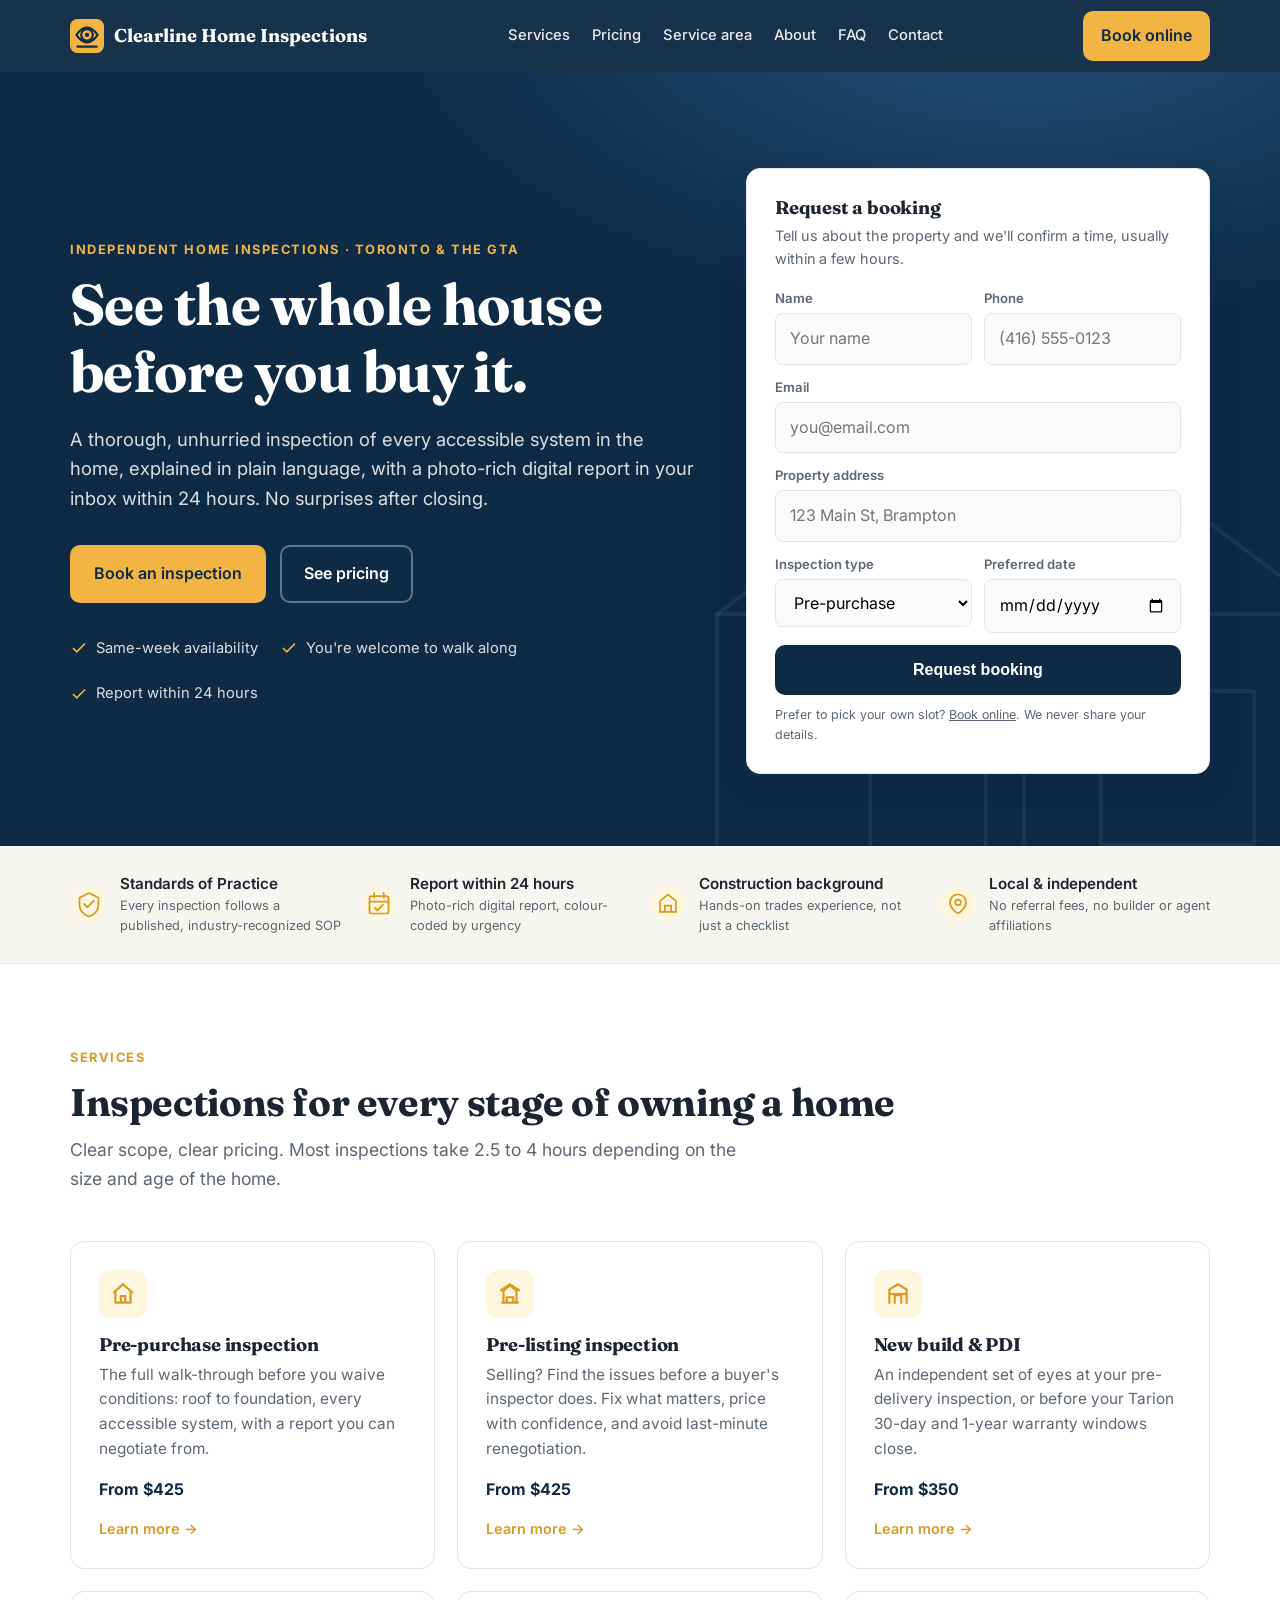
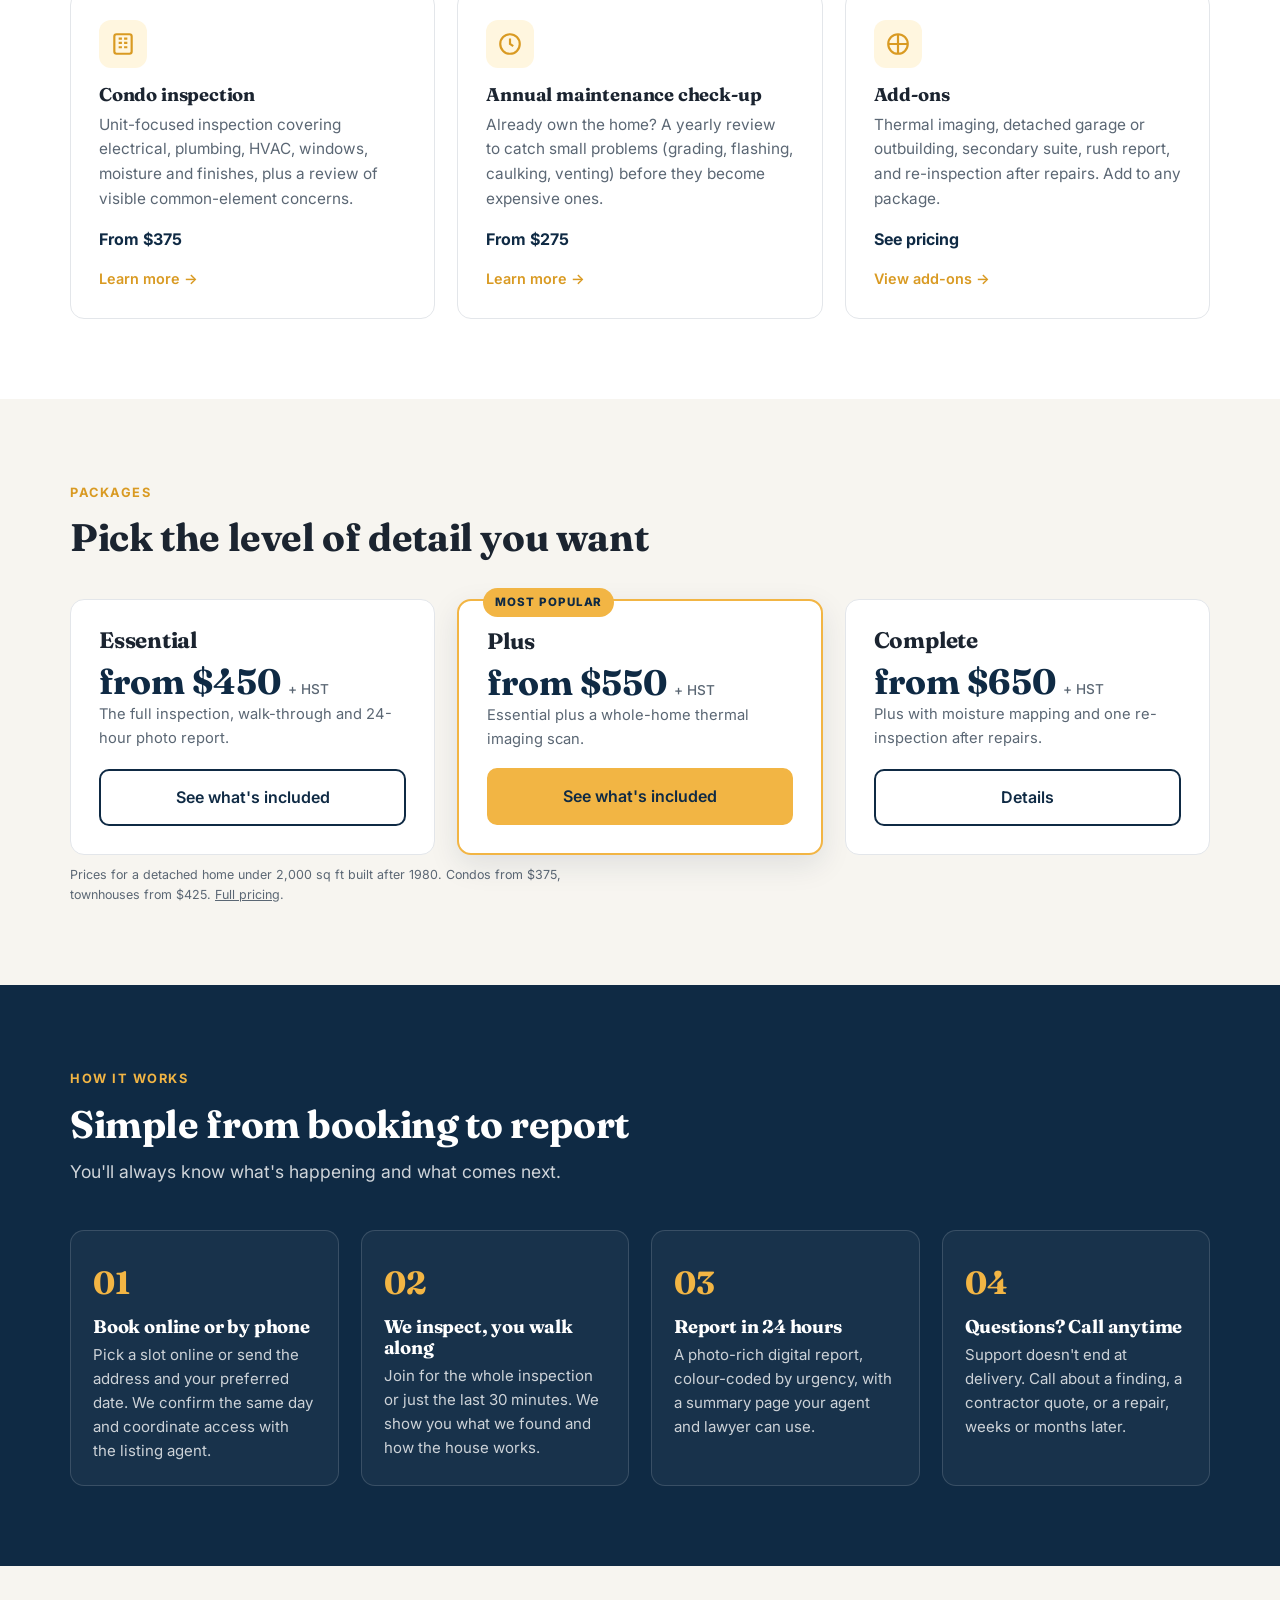
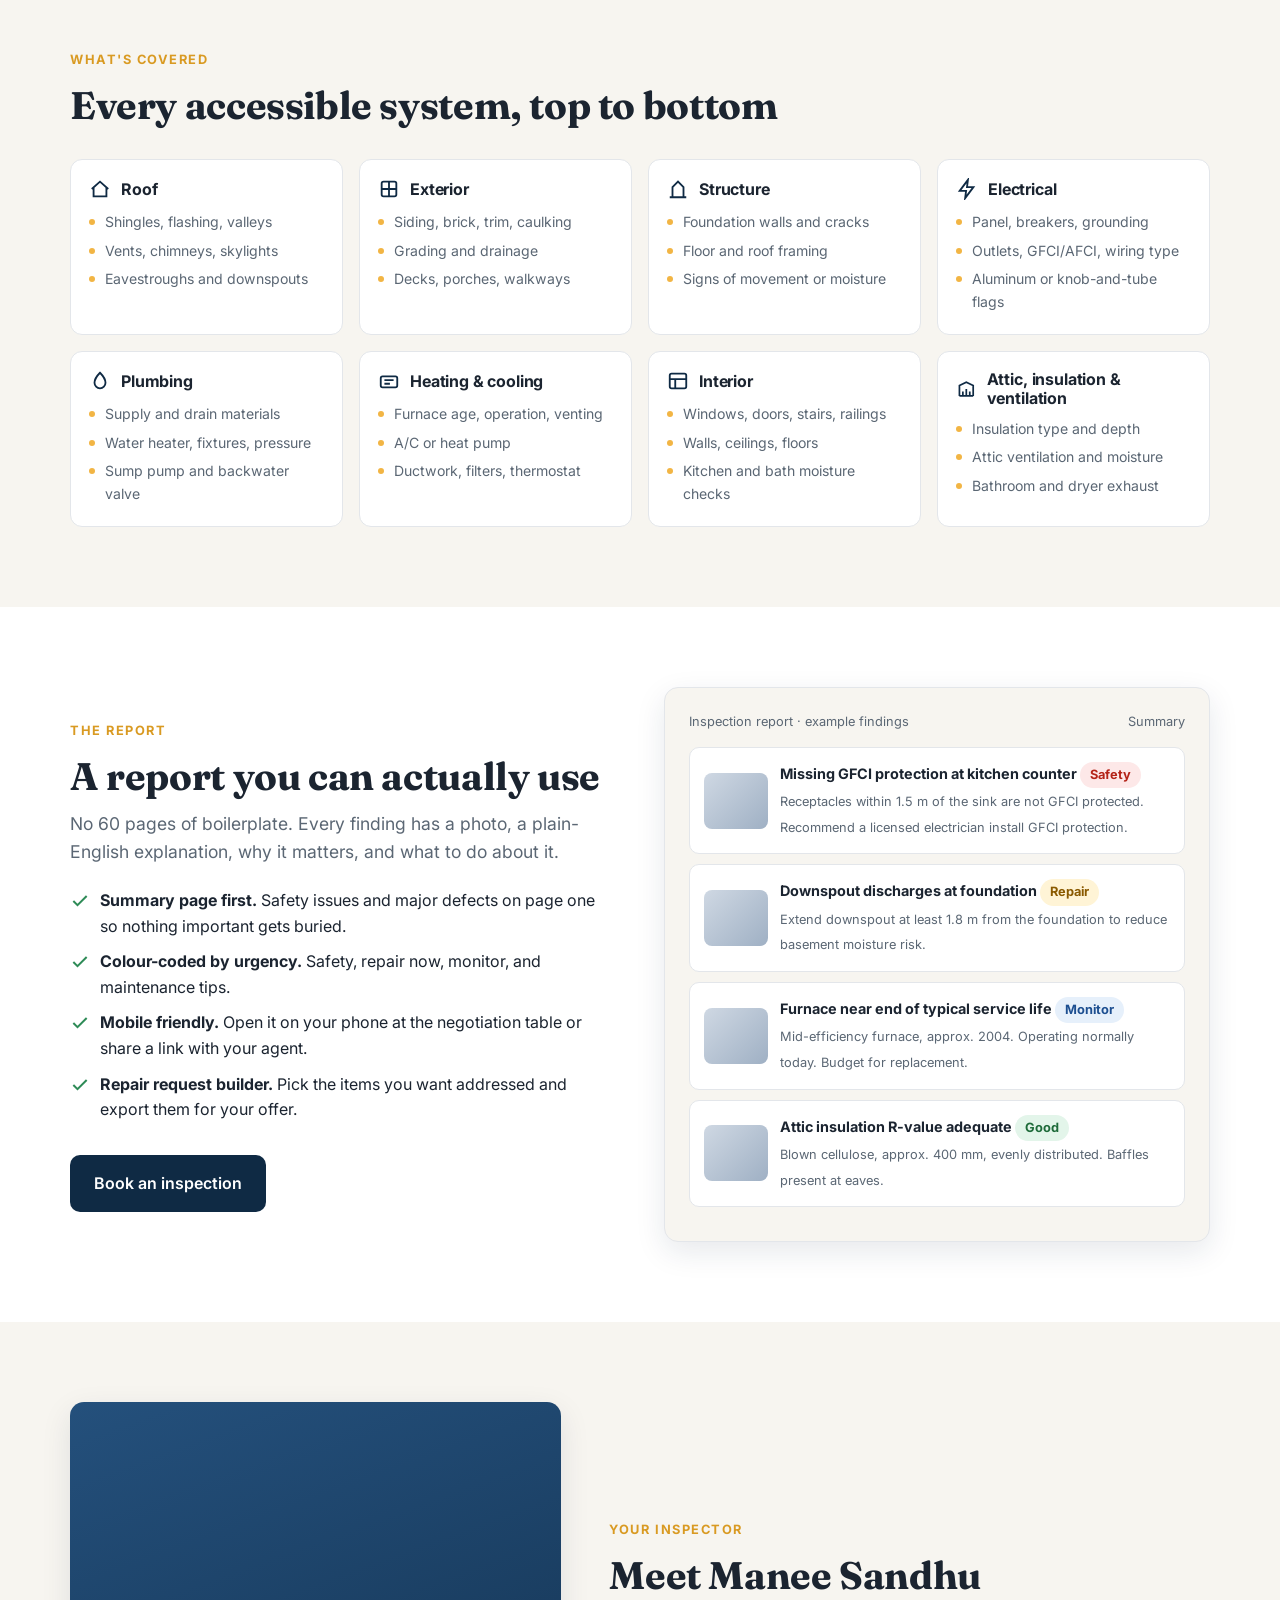
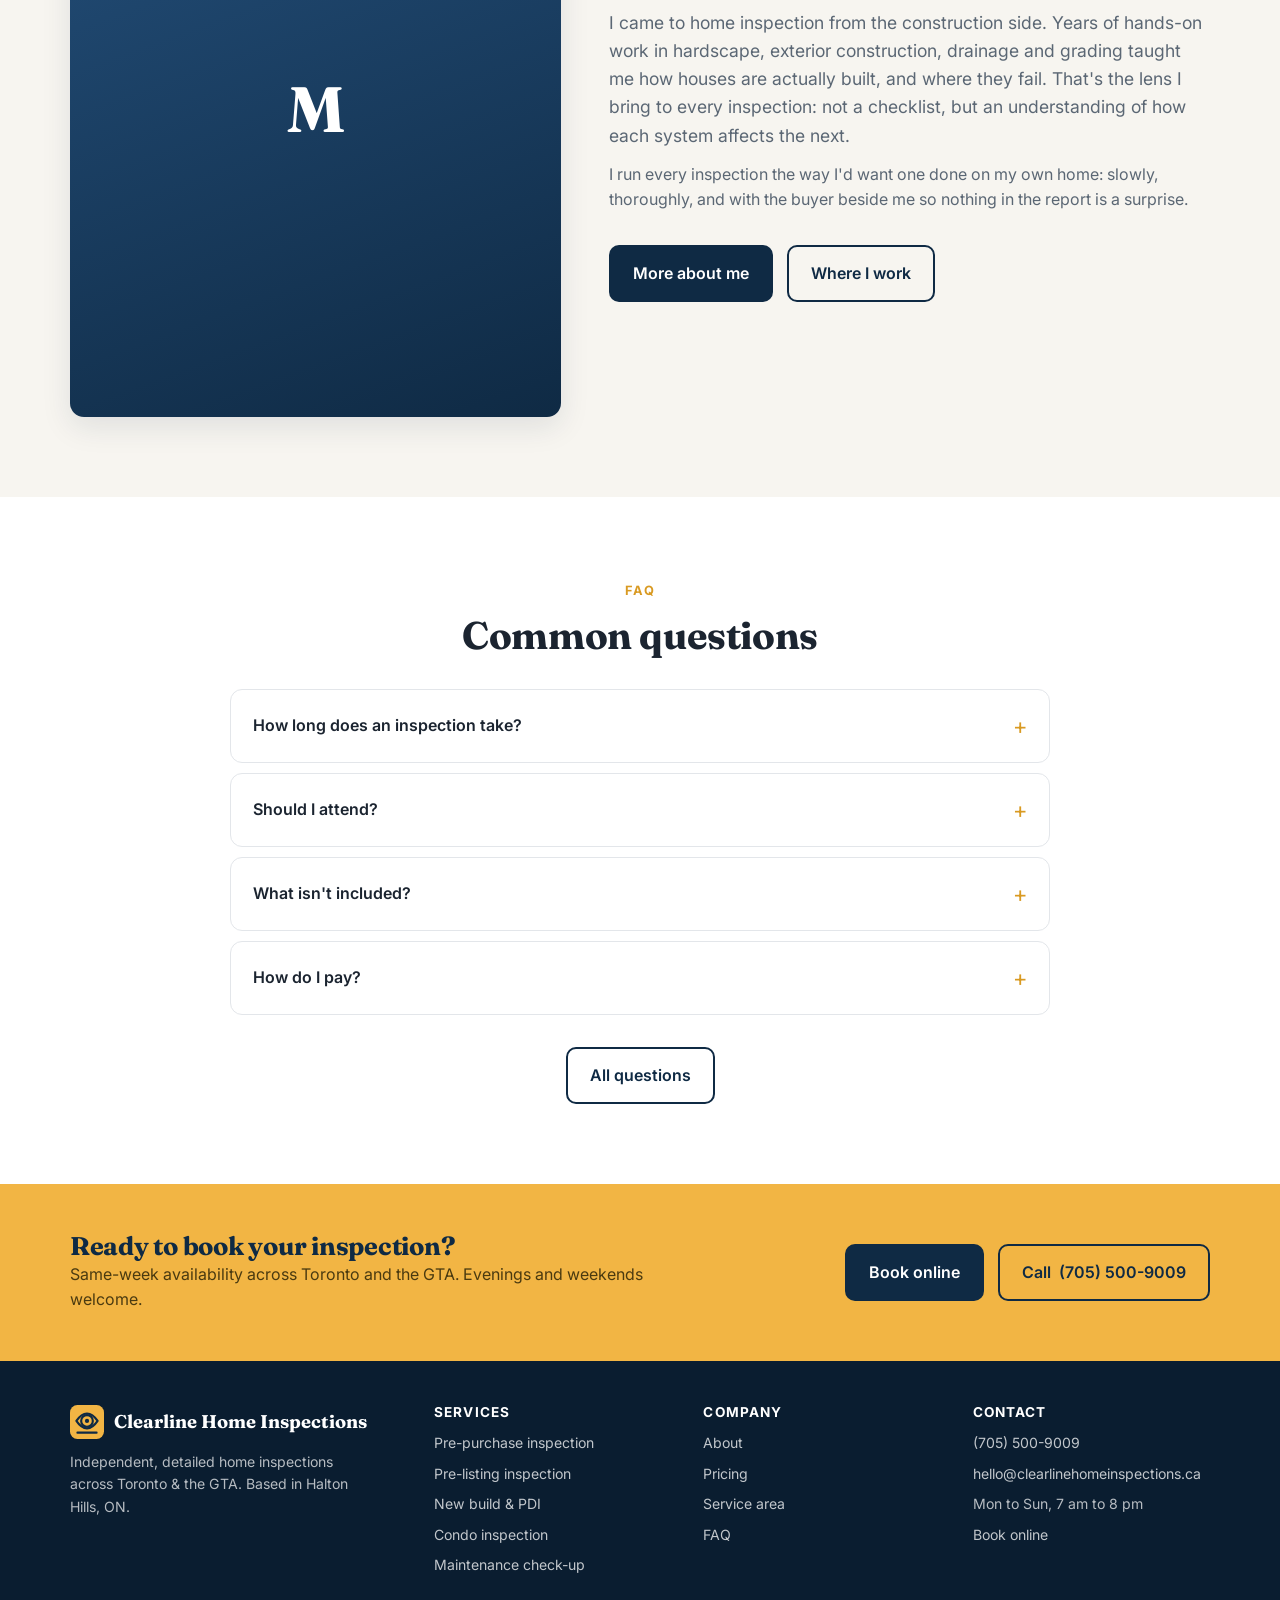
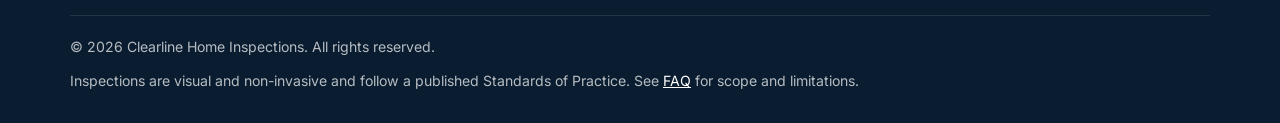
<file: index.html>
<!DOCTYPE html>
<html lang="en-CA">
<head>
<meta charset="utf-8">
<meta name="viewport" content="width=device-width, initial-scale=1">
<title>Clearline Home Inspections | Home Inspector, Toronto & GTA</title>
<meta name="description" content="Independent, detailed home inspections across Toronto and the GTA. Pre-purchase, pre-listing, new-build and condo inspections with a full photo report within 24 hours.">
<meta property="og:title" content="Clearline Home Inspections | Home Inspector, Toronto & GTA">
<meta property="og:description" content="Independent, detailed home inspections across Toronto and the GTA. Pre-purchase, pre-listing, new-build and condo inspections with a full photo report within 24 hours.">
<meta property="og:type" content="website">
<link rel="icon" href="data:image/svg+xml,%3Csvg xmlns='http://www.w3.org/2000/svg' viewBox='0 0 64 64'%3E%3Crect width='64' height='64' rx='14' fill='%230f2a44'/%3E%3Ccircle cx='32' cy='30' r='11' fill='none' stroke='%23f2b544' stroke-width='4'/%3E%3Ccircle cx='32' cy='30' r='4' fill='%23f2b544'/%3E%3Cpath d='M12 30c6-9 12-14 20-14s14 5 20 14c-6 9-12 14-20 14S18 39 12 30z' fill='none' stroke='%23f2b544' stroke-width='4' stroke-linejoin='round'/%3E%3C/svg%3E">
<link rel="preconnect" href="https://fonts.googleapis.com">
<link rel="preconnect" href="https://fonts.gstatic.com" crossorigin>
<link href="https://fonts.googleapis.com/css2?family=Inter:wght@400;500;600;700;800&family=Fraunces:opsz,wght@9..144,600;9..144,700&display=swap" rel="stylesheet">
<link rel="stylesheet" href="styles.css?v=202609280915">
</head>
<body>
<header class="site">
  <div class="container">
    <nav class="main">
      <a class="logo" href="index.html" aria-label="Home"><svg viewBox="0 0 64 64" aria-hidden="true"><rect width="64" height="64" rx="14" fill="#f2b544"/><circle cx="32" cy="30" r="11" fill="none" stroke="#0f2a44" stroke-width="4"/><circle cx="32" cy="30" r="4" fill="#0f2a44"/><path d="M12 30c6-9 12-14 20-14s14 5 20 14c-6 9-12 14-20 14S18 39 12 30z" fill="none" stroke="#0f2a44" stroke-width="4" stroke-linejoin="round"/><path d="M14 52h36" stroke="#0f2a44" stroke-width="4" stroke-linecap="round"/></svg><span class="brand-long" data-brand="name">Clearline Home Inspections</span><span class="brand-short" data-brand="short">Clearline</span></a>
      <ul class="navlinks" id="navlinks">
        <li><a href="services.html">Services</a></li>
        <li><a href="pricing.html">Pricing</a></li>
        <li><a href="service-area.html">Service area</a></li>
        <li><a href="about.html">About</a></li>
        <li><a href="faq.html">FAQ</a></li>
        <li><a href="contact.html">Contact</a></li>
      </ul>
      <div class="nav-cta">
        <a class="phone" data-brand="phone-link" href="tel:+17055009009"><span data-brand="phone">(705) 500-9009</span></a>
        <a class="btn btn-primary" href="book.html" style="padding:10px 16px">Book online</a>
        <button class="burger" aria-label="Open menu" aria-expanded="false" aria-controls="navlinks" onclick="toggleMenu()"><svg viewBox="0 0 24 24" width="26" height="26" fill="none" stroke="currentColor" stroke-width="2.4" stroke-linecap="round"><path d="M4 7h16M4 12h16M4 17h16"/></svg></button>
      </div>
    </nav>
  </div>
</header>
<main>
<section class="hero">
  <div class="container hero-grid">
    <div>
      <span class="eyebrow">Independent home inspections · <span data-brand="area">Toronto &amp; the GTA</span></span>
      <h1 data-brand="tagline">See the whole house before you buy it.</h1>
      <p class="lead">A thorough, unhurried inspection of every accessible system in the home, explained in plain language, with a photo-rich digital report in your inbox within 24 hours. No surprises after closing.</p>
      <div class="actions">
        <a class="btn btn-primary" href="book.html">Book an inspection</a>
        <a class="btn btn-ghost" href="pricing.html">See pricing</a>
      </div>
      <div class="hero-points">
        <span><svg viewBox="0 0 24 24" fill="none" stroke="#f2b544" stroke-width="2.2"><path d="M20 6 9 17l-5-5"/></svg>Same-week availability</span>
        <span><svg viewBox="0 0 24 24" fill="none" stroke="#f2b544" stroke-width="2.2"><path d="M20 6 9 17l-5-5"/></svg>You're welcome to walk along</span>
        <span><svg viewBox="0 0 24 24" fill="none" stroke="#f2b544" stroke-width="2.2"><path d="M20 6 9 17l-5-5"/></svg>Report within 24 hours</span>
      </div>
    </div>
    <form class="quote-card" onsubmit="return sendForm(event,this)">
      <input type="hidden" name="subject" value="Booking request">
      <h3>Request a booking</h3>
      <div class="sub">Tell us about the property and we'll confirm a time, usually within a few hours.</div>
      <div class="row2">
        <div class="field"><label>Name</label><input name="name" required placeholder="Your name"></div>
        <div class="field"><label>Phone</label><input name="phone" type="tel" required placeholder="(416) 555-0123"></div>
      </div>
      <div class="field"><label>Email</label><input name="email" type="email" required placeholder="you@email.com"></div>
      <div class="field"><label>Property address</label><input name="address" required placeholder="123 Main St, Brampton"></div>
      <div class="row2">
        <div class="field"><label>Inspection type</label>
          <select name="type"><option>Pre-purchase</option><option>Pre-listing (seller)</option><option>New build / PDI</option><option>Condo</option><option>Maintenance check-up</option><option>Not sure yet</option></select></div>
        <div class="field"><label>Preferred date</label><input name="date" type="date"></div>
      </div>
      <button class="btn btn-dark" type="submit" style="width:100%;justify-content:center">Request booking</button>
      <div class="fine">Prefer to pick your own slot? <a href="book.html">Book online</a>. We never share your details.</div>
    </form>
  </div>
</section>

<div class="trust">
  <div class="container trust-grid">
    <div class="trust-item">
      <svg viewBox="0 0 48 48" fill="none"><circle cx="24" cy="24" r="22" fill="#fff6df"/><path d="M24 10 12 16v9c0 8 5.3 12.6 12 15 6.7-2.4 12-7 12-15v-9z" stroke="#d99a22" stroke-width="2.2"/><path d="m18 24 4 4 8-8" stroke="#d99a22" stroke-width="2.4" stroke-linecap="round"/></svg>
      <div>Standards of Practice<small>Every inspection follows a published, industry-recognized SOP</small></div>
    </div>
    <div class="trust-item">
      <svg viewBox="0 0 48 48" fill="none"><circle cx="24" cy="24" r="22" fill="#fff6df"/><rect x="12" y="14" width="24" height="22" rx="3" stroke="#d99a22" stroke-width="2.2"/><path d="M12 21h24M18 10v6M30 10v6" stroke="#d99a22" stroke-width="2.2" stroke-linecap="round"/><path d="m19 29 3 3 7-7" stroke="#d99a22" stroke-width="2.4" stroke-linecap="round"/></svg>
      <div>Report within 24 hours<small>Photo-rich digital report, colour-coded by urgency</small></div>
    </div>
    <div class="trust-item">
      <svg viewBox="0 0 48 48" fill="none"><circle cx="24" cy="24" r="22" fill="#fff6df"/><path d="M14 34V20l10-8 10 8v14z" stroke="#d99a22" stroke-width="2.2"/><path d="M20 34v-8h8v8" stroke="#d99a22" stroke-width="2.2"/></svg>
      <div>Construction background<small>Hands-on trades experience, not just a checklist</small></div>
    </div>
    <div class="trust-item">
      <svg viewBox="0 0 48 48" fill="none"><circle cx="24" cy="24" r="22" fill="#fff6df"/><path d="M24 12c-6 0-10 4-10 10 0 8 10 14 10 14s10-6 10-14c0-6-4-10-10-10z" stroke="#d99a22" stroke-width="2.2"/><circle cx="24" cy="22" r="3.5" stroke="#d99a22" stroke-width="2.2"/></svg>
      <div>Local &amp; independent<small>No referral fees, no builder or agent affiliations</small></div>
    </div>
  </div>
</div>

<section>
  <div class="container">
    <span class="eyebrow">Services</span>
    <h2>Inspections for every stage of owning a home</h2>
    <p class="lead mt12">Clear scope, clear pricing. Most inspections take 2.5 to 4 hours depending on the size and age of the home.</p>
    <div class="grid3 mt48">
      <a class="card" href="services-pre-purchase.html">
        <div class="icon"><svg viewBox="0 0 24 24" fill="none" stroke-width="2"><path d="M3 11 12 3l9 8M5 10v10h14V10"/><path d="M10 20v-6h4v6"/></svg></div>
        <h3>Pre-purchase inspection</h3>
        <p>The full walk-through before you waive conditions: roof to foundation, every accessible system, with a report you can negotiate from.</p>
        <div class="price">From $425</div><div class="more">Learn more →</div>
      </a>
      <a class="card" href="services-pre-listing.html">
        <div class="icon"><svg viewBox="0 0 24 24" fill="none" stroke-width="2"><path d="M4 20h16M6 20V9l6-5 6 5v11"/><path d="M9 20v-5h6v5"/><path d="m3 9 9-6 9 6"/></svg></div>
        <h3>Pre-listing inspection</h3>
        <p>Selling? Find the issues before a buyer's inspector does. Fix what matters, price with confidence, and avoid last-minute renegotiation.</p>
        <div class="price">From $425</div><div class="more">Learn more →</div>
      </a>
      <a class="card" href="services-new-build-pdi.html">
        <div class="icon"><svg viewBox="0 0 24 24" fill="none" stroke-width="2"><path d="M4 21V8l8-5 8 5v13"/><path d="M9 21v-8h6v8"/><path d="M4 12h16"/></svg></div>
        <h3>New build &amp; PDI</h3>
        <p>An independent set of eyes at your pre-delivery inspection, or before your Tarion 30-day and 1-year warranty windows close.</p>
        <div class="price">From $350</div><div class="more">Learn more →</div>
      </a>
      <a class="card" href="services-condo.html">
        <div class="icon"><svg viewBox="0 0 24 24" fill="none" stroke-width="2"><rect x="4" y="3" width="16" height="18" rx="2"/><path d="M8 7h3M13 7h3M8 11h3M13 11h3M8 15h3M13 15h3"/></svg></div>
        <h3>Condo inspection</h3>
        <p>Unit-focused inspection covering electrical, plumbing, HVAC, windows, moisture and finishes, plus a review of visible common-element concerns.</p>
        <div class="price">From $375</div><div class="more">Learn more →</div>
      </a>
      <a class="card" href="services-maintenance.html">
        <div class="icon"><svg viewBox="0 0 24 24" fill="none" stroke-width="2"><circle cx="12" cy="12" r="9"/><path d="M12 7v5l3 2"/></svg></div>
        <h3>Annual maintenance check-up</h3>
        <p>Already own the home? A yearly review to catch small problems (grading, flashing, caulking, venting) before they become expensive ones.</p>
        <div class="price">From $275</div><div class="more">Learn more →</div>
      </a>
      <a class="card" href="pricing.html#addons">
        <div class="icon"><svg viewBox="0 0 24 24" fill="none" stroke-width="2"><path d="M12 3v18M3 12h18"/><circle cx="12" cy="12" r="9"/></svg></div>
        <h3>Add-ons</h3>
        <p>Thermal imaging, detached garage or outbuilding, secondary suite, rush report, and re-inspection after repairs. Add to any package.</p>
        <div class="price">See pricing</div><div class="more">View add-ons →</div>
      </a>
    </div>
  </div>
</section>

<section style="background:var(--paper)">
  <div class="container">
    <span class="eyebrow">Packages</span>
    <h2>Pick the level of detail you want</h2>
    <div class="tiers">
      <div class="tier"><h3>Essential</h3><div class="from">from $450 <small>+ HST</small></div><div class="who">The full inspection, walk-through and 24-hour photo report.</div><div class="cta"><a class="btn btn-outline" href="pricing.html#packages">See what's included</a></div></div>
      <div class="tier pop"><div class="flag">Most popular</div><h3>Plus</h3><div class="from">from $550 <small>+ HST</small></div><div class="who">Essential plus a whole-home thermal imaging scan.</div><div class="cta"><a class="btn btn-primary" href="pricing.html#packages">See what's included</a></div></div>
      <div class="tier"><h3>Complete</h3><div class="from">from $650 <small>+ HST</small></div><div class="who">Plus with moisture mapping and one re-inspection after repairs.</div><div class="cta"><a class="btn btn-outline" href="pricing.html#packages">Details</a></div></div>
    </div>
    <p class="fine mt20">Prices for a detached home under 2,000 sq ft built after 1980. Condos from $375, townhouses from $425. <a href="pricing.html">Full pricing</a>.</p>
  </div>
</section>

<section class="process">
  <div class="container">
    <span class="eyebrow">How it works</span>
    <h2>Simple from booking to report</h2>
    <p class="lead mt12">You'll always know what's happening and what comes next.</p>
    <div class="steps">
      <div class="step"><h3>Book online or by phone</h3><p>Pick a slot online or send the address and your preferred date. We confirm the same day and coordinate access with the listing agent.</p></div>
      <div class="step"><h3>We inspect, you walk along</h3><p>Join for the whole inspection or just the last 30 minutes. We show you what we found and how the house works.</p></div>
      <div class="step"><h3>Report in 24 hours</h3><p>A photo-rich digital report, colour-coded by urgency, with a summary page your agent and lawyer can use.</p></div>
      <div class="step"><h3>Questions? Call anytime</h3><p>Support doesn't end at delivery. Call about a finding, a contractor quote, or a repair, weeks or months later.</p></div>
    </div>
  </div>
</section>

<section class="systems">
  <div class="container">
    <span class="eyebrow">What's covered</span>
    <h2>Every accessible system, top to bottom</h2>
    <div class="grid4 mt32">
      <div class="sys"><h3><svg viewBox="0 0 24 24" fill="none" stroke-width="2"><path d="M3 12 12 4l9 8"/><path d="M5 11v9h14v-9"/></svg>Roof</h3><ul><li>Shingles, flashing, valleys</li><li>Vents, chimneys, skylights</li><li>Eavestroughs and downspouts</li></ul></div>
      <div class="sys"><h3><svg viewBox="0 0 24 24" fill="none" stroke-width="2"><rect x="4" y="4" width="16" height="16" rx="2"/><path d="M4 12h16M12 4v16"/></svg>Exterior</h3><ul><li>Siding, brick, trim, caulking</li><li>Grading and drainage</li><li>Decks, porches, walkways</li></ul></div>
      <div class="sys"><h3><svg viewBox="0 0 24 24" fill="none" stroke-width="2"><path d="M3 21h18M6 21V10l6-6 6 6v11"/></svg>Structure</h3><ul><li>Foundation walls and cracks</li><li>Floor and roof framing</li><li>Signs of movement or moisture</li></ul></div>
      <div class="sys"><h3><svg viewBox="0 0 24 24" fill="none" stroke-width="2"><path d="M13 2 4 14h7l-1 8 9-12h-7z"/></svg>Electrical</h3><ul><li>Panel, breakers, grounding</li><li>Outlets, GFCI/AFCI, wiring type</li><li>Aluminum or knob-and-tube flags</li></ul></div>
      <div class="sys"><h3><svg viewBox="0 0 24 24" fill="none" stroke-width="2"><path d="M12 3s6 6 6 11a6 6 0 0 1-12 0c0-5 6-11 6-11z"/></svg>Plumbing</h3><ul><li>Supply and drain materials</li><li>Water heater, fixtures, pressure</li><li>Sump pump and backwater valve</li></ul></div>
      <div class="sys"><h3><svg viewBox="0 0 24 24" fill="none" stroke-width="2"><rect x="3" y="7" width="18" height="12" rx="2"/><path d="M7 11h10M7 15h6"/></svg>Heating &amp; cooling</h3><ul><li>Furnace age, operation, venting</li><li>A/C or heat pump</li><li>Ductwork, filters, thermostat</li></ul></div>
      <div class="sys"><h3><svg viewBox="0 0 24 24" fill="none" stroke-width="2"><rect x="3" y="4" width="18" height="16" rx="2"/><path d="M3 10h18M9 20V10"/></svg>Interior</h3><ul><li>Windows, doors, stairs, railings</li><li>Walls, ceilings, floors</li><li>Kitchen and bath moisture checks</li></ul></div>
      <div class="sys"><h3><svg viewBox="0 0 24 24" fill="none" stroke-width="2"><path d="M4 20h16M4 20V8l8-4 8 4v12"/><path d="M8 20v-5M12 20v-8M16 20v-5"/></svg>Attic, insulation &amp; ventilation</h3><ul><li>Insulation type and depth</li><li>Attic ventilation and moisture</li><li>Bathroom and dryer exhaust</li></ul></div>
    </div>
  </div>
</section>

<section>
  <div class="container report-grid">
    <div>
      <span class="eyebrow">The report</span>
      <h2>A report you can actually use</h2>
      <p class="lead mt12">No 60 pages of boilerplate. Every finding has a photo, a plain-English explanation, why it matters, and what to do about it.</p>
      <ul class="checks">
        <li><svg viewBox="0 0 24 24" fill="none" stroke="#2e8b57" stroke-width="2.4"><path d="M20 6 9 17l-5-5"/></svg><span><b>Summary page first.</b> Safety issues and major defects on page one so nothing important gets buried.</span></li>
        <li><svg viewBox="0 0 24 24" fill="none" stroke="#2e8b57" stroke-width="2.4"><path d="M20 6 9 17l-5-5"/></svg><span><b>Colour-coded by urgency.</b> Safety, repair now, monitor, and maintenance tips.</span></li>
        <li><svg viewBox="0 0 24 24" fill="none" stroke="#2e8b57" stroke-width="2.4"><path d="M20 6 9 17l-5-5"/></svg><span><b>Mobile friendly.</b> Open it on your phone at the negotiation table or share a link with your agent.</span></li>
        <li><svg viewBox="0 0 24 24" fill="none" stroke="#2e8b57" stroke-width="2.4"><path d="M20 6 9 17l-5-5"/></svg><span><b>Repair request builder.</b> Pick the items you want addressed and export them for your offer.</span></li>
      </ul>
      <div class="mt32"><a class="btn btn-dark" href="book.html">Book an inspection</a></div>
    </div>
    <div class="report-mock" aria-label="Report preview">
      <div class="hdr"><span>Inspection report · example findings</span><span>Summary</span></div>
      <div class="finding"><div class="ph"></div><div><b>Missing GFCI protection at kitchen counter <span class="tag red">Safety</span></b><span>Receptacles within 1.5 m of the sink are not GFCI protected. Recommend a licensed electrician install GFCI protection.</span></div></div>
      <div class="finding"><div class="ph"></div><div><b>Downspout discharges at foundation <span class="tag amb">Repair</span></b><span>Extend downspout at least 1.8 m from the foundation to reduce basement moisture risk.</span></div></div>
      <div class="finding"><div class="ph"></div><div><b>Furnace near end of typical service life <span class="tag blu">Monitor</span></b><span>Mid-efficiency furnace, approx. 2004. Operating normally today. Budget for replacement.</span></div></div>
      <div class="finding"><div class="ph"></div><div><b>Attic insulation R-value adequate <span class="tag grn">Good</span></b><span>Blown cellulose, approx. 400 mm, evenly distributed. Baffles present at eaves.</span></div></div>
    </div>
  </div>
</section>

<section class="about">
  <div class="container about-grid">
    <div class="portrait" aria-label="Inspector photo placeholder">M</div>
    <div>
      <span class="eyebrow">Your inspector</span>
      <h2>Meet <span data-brand="inspector">Manee Sandhu</span></h2>
      <p class="lead mt12">I came to home inspection from the construction side. Years of hands-on work in hardscape, exterior construction, drainage and grading taught me how houses are actually built, and where they fail. That's the lens I bring to every inspection: not a checklist, but an understanding of how each system affects the next.</p>
      <p class="mt12" style="color:var(--muted)">I run every inspection the way I'd want one done on my own home: slowly, thoroughly, and with the buyer beside me so nothing in the report is a surprise.</p>
      <div class="mt32 actions"><a class="btn btn-dark" href="about.html">More about me</a><a class="btn btn-outline" href="service-area.html">Where I work</a></div>
    </div>
  </div>
</section>

<section>
  <div class="container narrow">
    <div class="center"><span class="eyebrow">FAQ</span><h2>Common questions</h2></div>
    <div class="mt32">
      <details><summary>How long does an inspection take?</summary><p>Usually 2.5 to 4 hours for a detached home, 1.5 to 2 hours for a condo. Older, larger or heavily finished homes take longer. We never rush to fit a schedule.</p></details>
      <details><summary>Should I attend?</summary><p>Yes, if you can. Walking through with the inspector is the best way to understand the house. If you can't make the whole thing, join for the last 30 to 45 minutes for the summary walk-through.</p></details>
      <details><summary>What isn't included?</summary><p>A home inspection is visual and non-invasive. We don't open walls, move furniture or stored items, or test for mould, asbestos, radon, pests or wells and septic systems. If we see signs that suggest a specialist is needed, we tell you exactly who to call.</p></details>
      <details><summary>How do I pay?</summary><p>E-transfer, credit card or debit, payable on the day of the inspection. The report is released once payment is received.</p></details>
    </div>
    <div class="center mt32"><a class="btn btn-outline" href="faq.html">All questions</a></div>
  </div>
</section>
<div class="cta-band">
  <div class="container">
    <div><h2>Ready to book your inspection?</h2><p>Same-week availability across Toronto and the GTA. Evenings and weekends welcome.</p></div>
    <div class="actions"><a class="btn btn-dark" href="book.html">Book online</a><a class="btn btn-outline" data-brand="phone-link" href="tel:+17055009009">Call <span data-brand="phone">(705) 500-9009</span></a></div>
  </div>
</div>
</main>
<footer class="site">
  <div class="container">
    <div class="foot-grid">
      <div>
        <a class="logo" href="index.html" style="color:#fff;margin-bottom:12px"><svg viewBox="0 0 64 64" aria-hidden="true"><rect width="64" height="64" rx="14" fill="#f2b544"/><circle cx="32" cy="30" r="11" fill="none" stroke="#0f2a44" stroke-width="4"/><circle cx="32" cy="30" r="4" fill="#0f2a44"/><path d="M12 30c6-9 12-14 20-14s14 5 20 14c-6 9-12 14-20 14S18 39 12 30z" fill="none" stroke="#0f2a44" stroke-width="4" stroke-linejoin="round"/><path d="M14 52h36" stroke="#0f2a44" stroke-width="4" stroke-linecap="round"/></svg><span data-brand="name">Clearline Home Inspections</span></a>
        <p style="max-width:34ch">Independent, detailed home inspections across <span data-brand="area">Toronto &amp; the GTA</span>. Based in <span data-brand="base">Halton Hills, ON</span>.</p>
      </div>
      <div><h4>Services</h4><ul>
        <li><a href="services-pre-purchase.html">Pre-purchase inspection</a></li>
        <li><a href="services-pre-listing.html">Pre-listing inspection</a></li>
        <li><a href="services-new-build-pdi.html">New build &amp; PDI</a></li>
        <li><a href="services-condo.html">Condo inspection</a></li>
        <li><a href="services-maintenance.html">Maintenance check-up</a></li>
      </ul></div>
      <div><h4>Company</h4><ul>
        <li><a href="about.html">About</a></li>
        <li><a href="pricing.html">Pricing</a></li>
        <li><a href="service-area.html">Service area</a></li>
        <li><a href="faq.html">FAQ</a></li>
      </ul></div>
      <div><h4>Contact</h4><ul>
        <li><a data-brand="phone-link" href="tel:+17055009009"><span data-brand="phone">(705) 500-9009</span></a></li>
        <li><a data-brand="email-link" href="mailto:hello@clearlinehomeinspections.ca"><span data-brand="email">hello@clearlinehomeinspections.ca</span></a></li>
        <li><span data-brand="hours">Mon to Sun, 7 am to 8 pm</span></li>
        <li><a href="book.html">Book online</a></li>
      </ul></div>
    </div>
    <div class="foot-bottom">
      <div>© <span id="yr"></span> <span data-brand="name">Clearline Home Inspections</span>. All rights reserved.</div>
      <div>Inspections are visual and non-invasive and follow a published Standards of Practice. See <a href="faq.html" style="color:#fff">FAQ</a> for scope and limitations.</div>
    </div>
  </div>
</footer>
<div class="toast" id="toast">Thanks! Opening your email app to send the request.</div>
<script src="site.js?v=202609280915"></script>
</body>
</html>
</file>
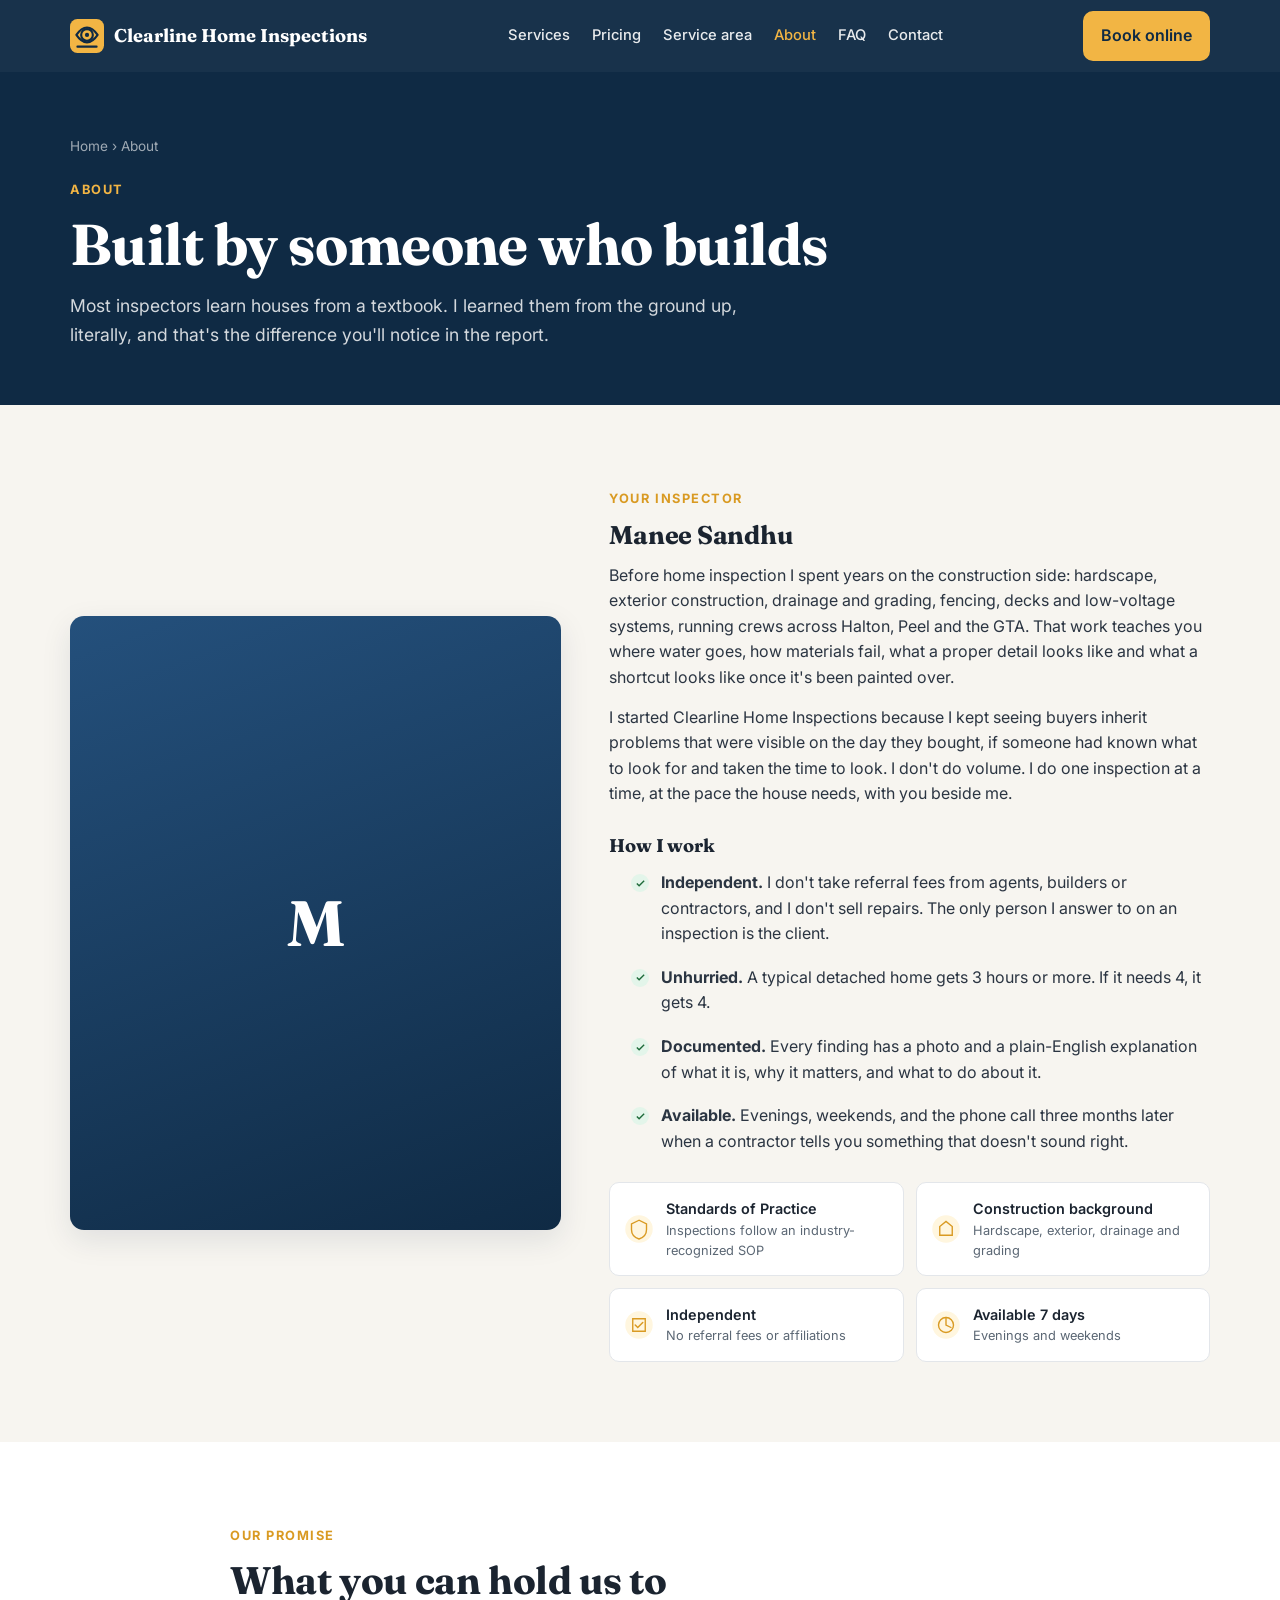
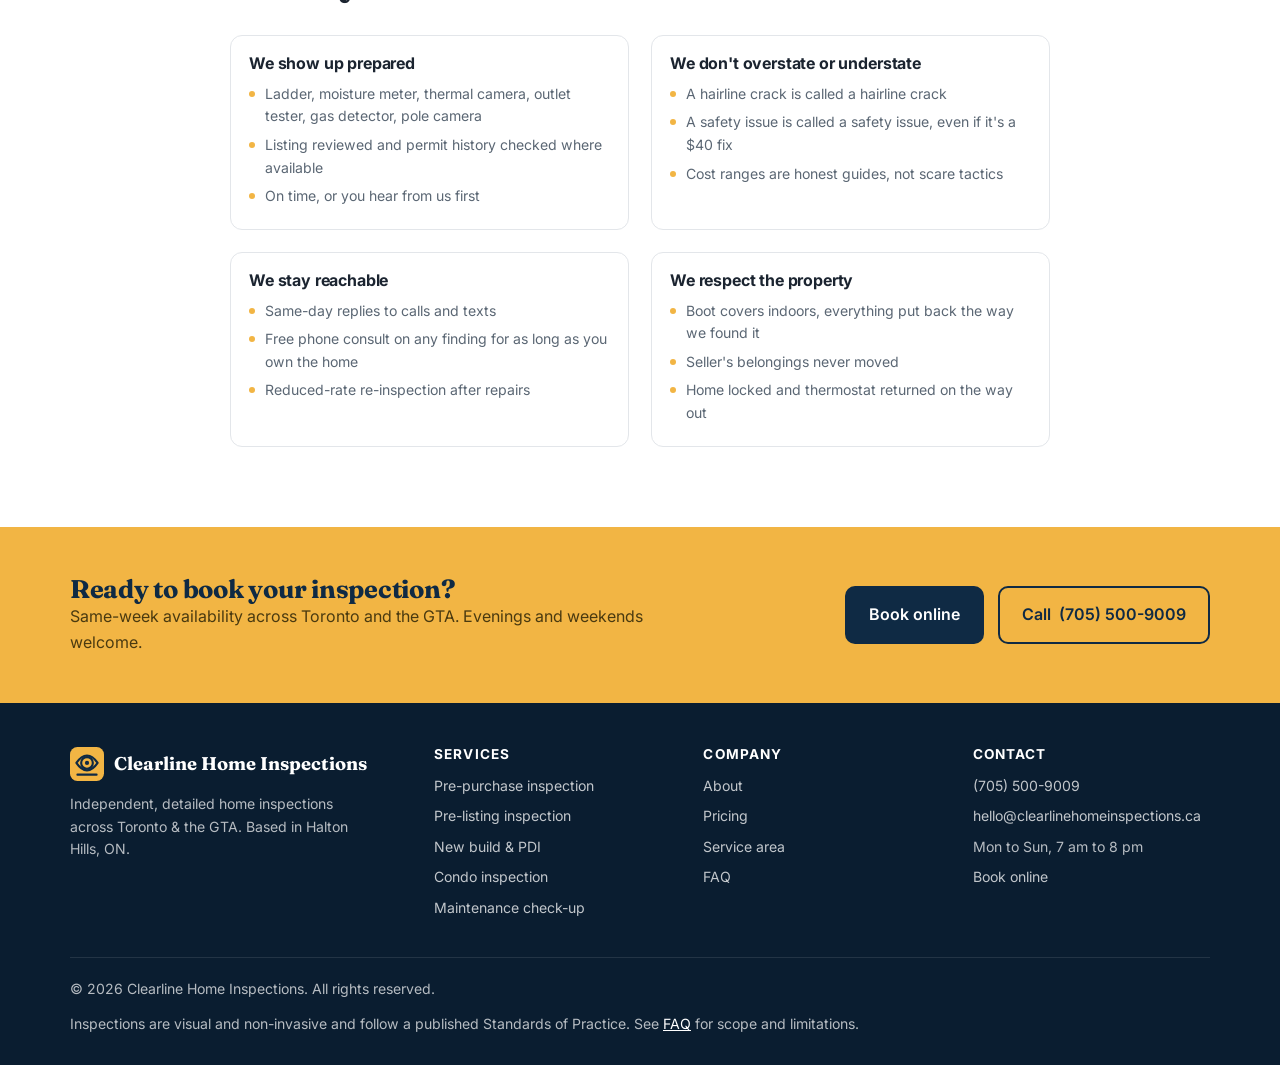
<file: about.html>
<!DOCTYPE html>
<html lang="en-CA">
<head>
<meta charset="utf-8">
<meta name="viewport" content="width=device-width, initial-scale=1">
<title>About Your Inspector | Clearline Home Inspections</title>
<meta name="description" content="Meet the inspector behind Clearline Home Inspections: a construction background, an independent approach, and a commitment to unhurried, fully documented inspections.">
<meta property="og:title" content="About Your Inspector | Clearline Home Inspections">
<meta property="og:description" content="Meet the inspector behind Clearline Home Inspections: a construction background, an independent approach, and a commitment to unhurried, fully documented inspections.">
<meta property="og:type" content="website">
<link rel="icon" href="data:image/svg+xml,%3Csvg xmlns='http://www.w3.org/2000/svg' viewBox='0 0 64 64'%3E%3Crect width='64' height='64' rx='14' fill='%230f2a44'/%3E%3Ccircle cx='32' cy='30' r='11' fill='none' stroke='%23f2b544' stroke-width='4'/%3E%3Ccircle cx='32' cy='30' r='4' fill='%23f2b544'/%3E%3Cpath d='M12 30c6-9 12-14 20-14s14 5 20 14c-6 9-12 14-20 14S18 39 12 30z' fill='none' stroke='%23f2b544' stroke-width='4' stroke-linejoin='round'/%3E%3C/svg%3E">
<link rel="preconnect" href="https://fonts.googleapis.com">
<link rel="preconnect" href="https://fonts.gstatic.com" crossorigin>
<link href="https://fonts.googleapis.com/css2?family=Inter:wght@400;500;600;700;800&family=Fraunces:opsz,wght@9..144,600;9..144,700&display=swap" rel="stylesheet">
<link rel="stylesheet" href="styles.css?v=202609280915">
</head>
<body>
<header class="site">
  <div class="container">
    <nav class="main">
      <a class="logo" href="index.html" aria-label="Home"><svg viewBox="0 0 64 64" aria-hidden="true"><rect width="64" height="64" rx="14" fill="#f2b544"/><circle cx="32" cy="30" r="11" fill="none" stroke="#0f2a44" stroke-width="4"/><circle cx="32" cy="30" r="4" fill="#0f2a44"/><path d="M12 30c6-9 12-14 20-14s14 5 20 14c-6 9-12 14-20 14S18 39 12 30z" fill="none" stroke="#0f2a44" stroke-width="4" stroke-linejoin="round"/><path d="M14 52h36" stroke="#0f2a44" stroke-width="4" stroke-linecap="round"/></svg><span class="brand-long" data-brand="name">Clearline Home Inspections</span><span class="brand-short" data-brand="short">Clearline</span></a>
      <ul class="navlinks" id="navlinks">
        <li><a href="services.html">Services</a></li>
        <li><a href="pricing.html">Pricing</a></li>
        <li><a href="service-area.html">Service area</a></li>
        <li><a href="about.html">About</a></li>
        <li><a href="faq.html">FAQ</a></li>
        <li><a href="contact.html">Contact</a></li>
      </ul>
      <div class="nav-cta">
        <a class="phone" data-brand="phone-link" href="tel:+17055009009"><span data-brand="phone">(705) 500-9009</span></a>
        <a class="btn btn-primary" href="book.html" style="padding:10px 16px">Book online</a>
        <button class="burger" aria-label="Open menu" aria-expanded="false" aria-controls="navlinks" onclick="toggleMenu()"><svg viewBox="0 0 24 24" width="26" height="26" fill="none" stroke="currentColor" stroke-width="2.4" stroke-linecap="round"><path d="M4 7h16M4 12h16M4 17h16"/></svg></button>
      </div>
    </nav>
  </div>
</header>
<main>
<section class="page-hero">
  <div class="container">
    <div class="crumbs"><a href="index.html">Home</a> › About</div>
    <span class="eyebrow">About</span>
    <h1>Built by someone who builds</h1>
    <p class="lead">Most inspectors learn houses from a textbook. I learned them from the ground up, literally, and that's the difference you'll notice in the report.</p>
  </div>
</section>

<section class="about">
  <div class="container about-grid">
    <div class="portrait" aria-label="Inspector photo placeholder">M</div>
    <div class="prose">
      <span class="eyebrow">Your inspector</span>
      <h2 style="margin-top:0"><span data-brand="inspector">Manee Sandhu</span></h2>
      <p>Before home inspection I spent years on the construction side: hardscape, exterior construction, drainage and grading, fencing, decks and low-voltage systems, running crews across Halton, Peel and the GTA. That work teaches you where water goes, how materials fail, what a proper detail looks like and what a shortcut looks like once it's been painted over.</p>
      <p>I started <span data-brand="name">Clearline Home Inspections</span> because I kept seeing buyers inherit problems that were visible on the day they bought, if someone had known what to look for and taken the time to look. I don't do volume. I do one inspection at a time, at the pace the house needs, with you beside me.</p>
      <h3>How I work</h3>
      <ul class="check-list">
        <li><b>Independent.</b> I don't take referral fees from agents, builders or contractors, and I don't sell repairs. The only person I answer to on an inspection is the client.</li>
        <li><b>Unhurried.</b> A typical detached home gets 3 hours or more. If it needs 4, it gets 4.</li>
        <li><b>Documented.</b> Every finding has a photo and a plain-English explanation of what it is, why it matters, and what to do about it.</li>
        <li><b>Available.</b> Evenings, weekends, and the phone call three months later when a contractor tells you something that doesn't sound right.</li>
      </ul>
      <div class="creds">
        <div class="cred"><svg viewBox="0 0 48 48" fill="none"><circle cx="24" cy="24" r="22" fill="#fff6df"/><path d="M24 10 12 16v9c0 8 5.3 12.6 12 15 6.7-2.4 12-7 12-15v-9z" stroke="#d99a22" stroke-width="2.2"/></svg><div>Standards of Practice<small>Inspections follow an industry-recognized SOP</small></div></div>
        <div class="cred"><svg viewBox="0 0 48 48" fill="none"><circle cx="24" cy="24" r="22" fill="#fff6df"/><path d="M14 34V20l10-8 10 8v14z" stroke="#d99a22" stroke-width="2.2"/></svg><div>Construction background<small>Hardscape, exterior, drainage and grading</small></div></div>
        <div class="cred"><svg viewBox="0 0 48 48" fill="none"><circle cx="24" cy="24" r="22" fill="#fff6df"/><path d="M14 14h20v20H14z" stroke="#d99a22" stroke-width="2.2"/><path d="m18 24 4 4 8-8" stroke="#d99a22" stroke-width="2.4" stroke-linecap="round"/></svg><div>Independent<small>No referral fees or affiliations</small></div></div>
        <div class="cred"><svg viewBox="0 0 48 48" fill="none"><circle cx="24" cy="24" r="22" fill="#fff6df"/><path d="M24 12v12l8 4" stroke="#d99a22" stroke-width="2.2" stroke-linecap="round"/><circle cx="24" cy="24" r="12" stroke="#d99a22" stroke-width="2.2"/></svg><div>Available 7 days<small>Evenings and weekends</small></div></div>
        <!-- CERTIFICATION BADGES: once certified, add the official badge image to /badges and a block like:
        <div class="cred"><img src="badges/internachi-cpi.png" alt="InterNACHI Certified Professional Inspector"><div>InterNACHI CPI<small>Certified Professional Inspector</small></div></div>
        -->
      </div>
    </div>
  </div>
</section>

<section>
  <div class="container narrow">
    <span class="eyebrow">Our promise</span>
    <h2>What you can hold us to</h2>
    <div class="grid2 mt32">
      <div class="sys"><h3>We show up prepared</h3><ul><li>Ladder, moisture meter, thermal camera, outlet tester, gas detector, pole camera</li><li>Listing reviewed and permit history checked where available</li><li>On time, or you hear from us first</li></ul></div>
      <div class="sys"><h3>We don't overstate or understate</h3><ul><li>A hairline crack is called a hairline crack</li><li>A safety issue is called a safety issue, even if it's a $40 fix</li><li>Cost ranges are honest guides, not scare tactics</li></ul></div>
      <div class="sys"><h3>We stay reachable</h3><ul><li>Same-day replies to calls and texts</li><li>Free phone consult on any finding for as long as you own the home</li><li>Reduced-rate re-inspection after repairs</li></ul></div>
      <div class="sys"><h3>We respect the property</h3><ul><li>Boot covers indoors, everything put back the way we found it</li><li>Seller's belongings never moved</li><li>Home locked and thermostat returned on the way out</li></ul></div>
    </div>
  </div>
</section>
<div class="cta-band">
  <div class="container">
    <div><h2>Ready to book your inspection?</h2><p>Same-week availability across Toronto and the GTA. Evenings and weekends welcome.</p></div>
    <div class="actions"><a class="btn btn-dark" href="book.html">Book online</a><a class="btn btn-outline" data-brand="phone-link" href="tel:+17055009009">Call <span data-brand="phone">(705) 500-9009</span></a></div>
  </div>
</div>
</main>
<footer class="site">
  <div class="container">
    <div class="foot-grid">
      <div>
        <a class="logo" href="index.html" style="color:#fff;margin-bottom:12px"><svg viewBox="0 0 64 64" aria-hidden="true"><rect width="64" height="64" rx="14" fill="#f2b544"/><circle cx="32" cy="30" r="11" fill="none" stroke="#0f2a44" stroke-width="4"/><circle cx="32" cy="30" r="4" fill="#0f2a44"/><path d="M12 30c6-9 12-14 20-14s14 5 20 14c-6 9-12 14-20 14S18 39 12 30z" fill="none" stroke="#0f2a44" stroke-width="4" stroke-linejoin="round"/><path d="M14 52h36" stroke="#0f2a44" stroke-width="4" stroke-linecap="round"/></svg><span data-brand="name">Clearline Home Inspections</span></a>
        <p style="max-width:34ch">Independent, detailed home inspections across <span data-brand="area">Toronto &amp; the GTA</span>. Based in <span data-brand="base">Halton Hills, ON</span>.</p>
      </div>
      <div><h4>Services</h4><ul>
        <li><a href="services-pre-purchase.html">Pre-purchase inspection</a></li>
        <li><a href="services-pre-listing.html">Pre-listing inspection</a></li>
        <li><a href="services-new-build-pdi.html">New build &amp; PDI</a></li>
        <li><a href="services-condo.html">Condo inspection</a></li>
        <li><a href="services-maintenance.html">Maintenance check-up</a></li>
      </ul></div>
      <div><h4>Company</h4><ul>
        <li><a href="about.html">About</a></li>
        <li><a href="pricing.html">Pricing</a></li>
        <li><a href="service-area.html">Service area</a></li>
        <li><a href="faq.html">FAQ</a></li>
      </ul></div>
      <div><h4>Contact</h4><ul>
        <li><a data-brand="phone-link" href="tel:+17055009009"><span data-brand="phone">(705) 500-9009</span></a></li>
        <li><a data-brand="email-link" href="mailto:hello@clearlinehomeinspections.ca"><span data-brand="email">hello@clearlinehomeinspections.ca</span></a></li>
        <li><span data-brand="hours">Mon to Sun, 7 am to 8 pm</span></li>
        <li><a href="book.html">Book online</a></li>
      </ul></div>
    </div>
    <div class="foot-bottom">
      <div>© <span id="yr"></span> <span data-brand="name">Clearline Home Inspections</span>. All rights reserved.</div>
      <div>Inspections are visual and non-invasive and follow a published Standards of Practice. See <a href="faq.html" style="color:#fff">FAQ</a> for scope and limitations.</div>
    </div>
  </div>
</footer>
<div class="toast" id="toast">Thanks! Opening your email app to send the request.</div>
<script src="site.js?v=202609280915"></script>
</body>
</html>
</file>
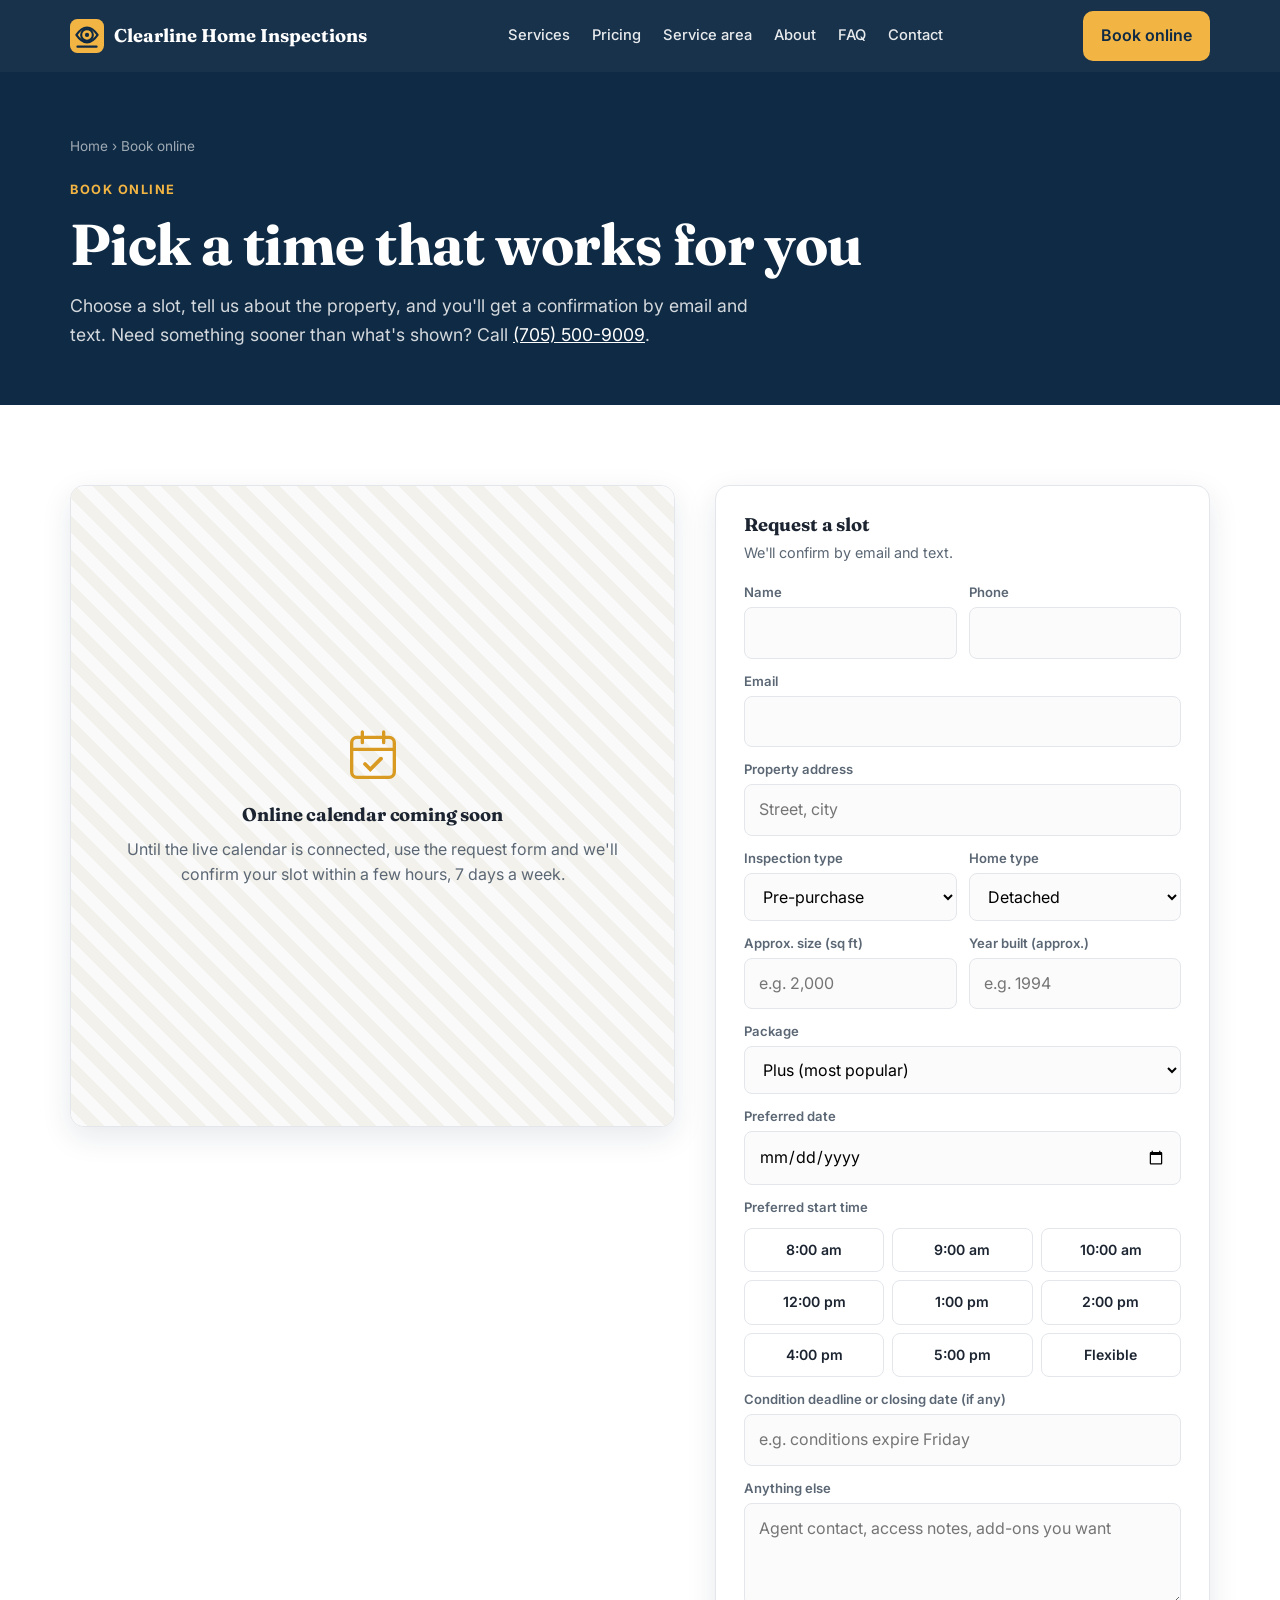
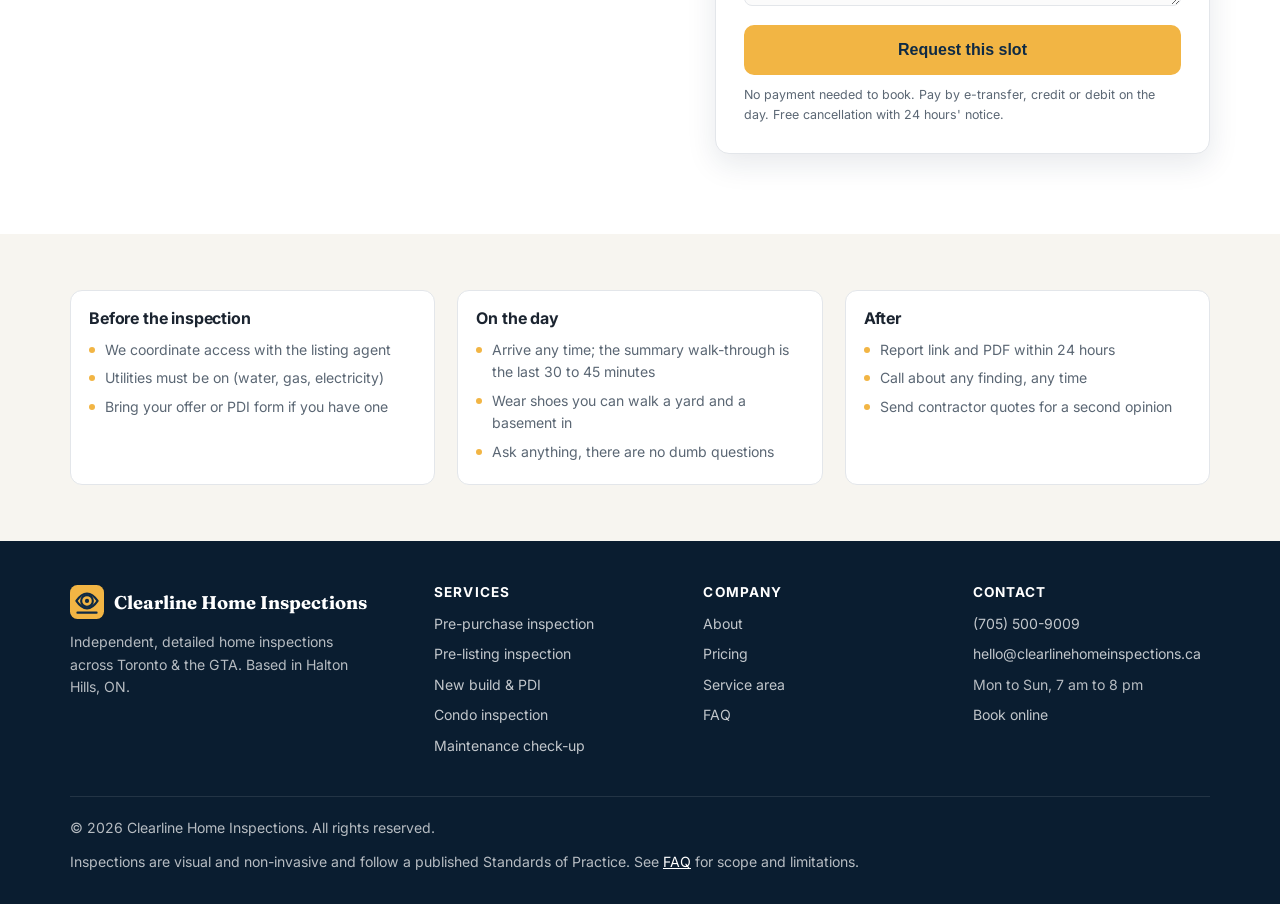
<file: book.html>
<!DOCTYPE html>
<html lang="en-CA">
<head>
<meta charset="utf-8">
<meta name="viewport" content="width=device-width, initial-scale=1">
<title>Book a Home Inspection Online | Clearline Home Inspections</title>
<meta name="description" content="Pick a date and time for your home inspection in Toronto or the GTA. Same-week availability, evenings and weekends included.">
<meta property="og:title" content="Book a Home Inspection Online | Clearline Home Inspections">
<meta property="og:description" content="Pick a date and time for your home inspection in Toronto or the GTA. Same-week availability, evenings and weekends included.">
<meta property="og:type" content="website">
<link rel="icon" href="data:image/svg+xml,%3Csvg xmlns='http://www.w3.org/2000/svg' viewBox='0 0 64 64'%3E%3Crect width='64' height='64' rx='14' fill='%230f2a44'/%3E%3Ccircle cx='32' cy='30' r='11' fill='none' stroke='%23f2b544' stroke-width='4'/%3E%3Ccircle cx='32' cy='30' r='4' fill='%23f2b544'/%3E%3Cpath d='M12 30c6-9 12-14 20-14s14 5 20 14c-6 9-12 14-20 14S18 39 12 30z' fill='none' stroke='%23f2b544' stroke-width='4' stroke-linejoin='round'/%3E%3C/svg%3E">
<link rel="preconnect" href="https://fonts.googleapis.com">
<link rel="preconnect" href="https://fonts.gstatic.com" crossorigin>
<link href="https://fonts.googleapis.com/css2?family=Inter:wght@400;500;600;700;800&family=Fraunces:opsz,wght@9..144,600;9..144,700&display=swap" rel="stylesheet">
<link rel="stylesheet" href="styles.css?v=202609280915">
</head>
<body>
<header class="site">
  <div class="container">
    <nav class="main">
      <a class="logo" href="index.html" aria-label="Home"><svg viewBox="0 0 64 64" aria-hidden="true"><rect width="64" height="64" rx="14" fill="#f2b544"/><circle cx="32" cy="30" r="11" fill="none" stroke="#0f2a44" stroke-width="4"/><circle cx="32" cy="30" r="4" fill="#0f2a44"/><path d="M12 30c6-9 12-14 20-14s14 5 20 14c-6 9-12 14-20 14S18 39 12 30z" fill="none" stroke="#0f2a44" stroke-width="4" stroke-linejoin="round"/><path d="M14 52h36" stroke="#0f2a44" stroke-width="4" stroke-linecap="round"/></svg><span class="brand-long" data-brand="name">Clearline Home Inspections</span><span class="brand-short" data-brand="short">Clearline</span></a>
      <ul class="navlinks" id="navlinks">
        <li><a href="services.html">Services</a></li>
        <li><a href="pricing.html">Pricing</a></li>
        <li><a href="service-area.html">Service area</a></li>
        <li><a href="about.html">About</a></li>
        <li><a href="faq.html">FAQ</a></li>
        <li><a href="contact.html">Contact</a></li>
      </ul>
      <div class="nav-cta">
        <a class="phone" data-brand="phone-link" href="tel:+17055009009"><span data-brand="phone">(705) 500-9009</span></a>
        <a class="btn btn-primary" href="book.html" style="padding:10px 16px">Book online</a>
        <button class="burger" aria-label="Open menu" aria-expanded="false" aria-controls="navlinks" onclick="toggleMenu()"><svg viewBox="0 0 24 24" width="26" height="26" fill="none" stroke="currentColor" stroke-width="2.4" stroke-linecap="round"><path d="M4 7h16M4 12h16M4 17h16"/></svg></button>
      </div>
    </nav>
  </div>
</header>
<main>
<!-- no-cta -->
<section class="page-hero">
  <div class="container">
    <div class="crumbs"><a href="index.html">Home</a> › Book online</div>
    <span class="eyebrow">Book online</span>
    <h1>Pick a time that works for you</h1>
    <p class="lead">Choose a slot, tell us about the property, and you'll get a confirmation by email and text. Need something sooner than what's shown? Call <a data-brand="phone-link" href="tel:+17055009009" style="color:#fff"><span data-brand="phone">(705) 500-9009</span></a>.</p>
  </div>
</section>

<section>
  <div class="container book-grid">
    <div class="cal-box" id="calendar">
      <!-- If BRAND.booking is set in site.js, the live calendar replaces this placeholder automatically. -->
      <div class="cal-placeholder">
        <div>
          <svg viewBox="0 0 48 48" fill="none" style="width:64px;height:64px;margin:0 auto 16px"><rect x="8" y="10" width="32" height="30" rx="4" stroke="#d99a22" stroke-width="2.5"/><path d="M8 19h32M16 6v8M32 6v8" stroke="#d99a22" stroke-width="2.5" stroke-linecap="round"/><path d="m18 30 4 4 8-8" stroke="#d99a22" stroke-width="2.8" stroke-linecap="round"/></svg>
          <h3>Online calendar coming soon</h3>
          <p class="mt12">Until the live calendar is connected, use the request form and we'll confirm your slot within a few hours, 7 days a week.</p>
        </div>
      </div>
    </div>

    <form class="quote-card" onsubmit="return sendForm(event,this)">
      <input type="hidden" name="subject" value="Booking request">
      <input type="hidden" name="time" value="">
      <h3>Request a slot</h3>
      <div class="sub">We'll confirm by email and text.</div>
      <div class="row2">
        <div class="field"><label>Name</label><input name="name" required></div>
        <div class="field"><label>Phone</label><input name="phone" type="tel" required></div>
      </div>
      <div class="field"><label>Email</label><input name="email" type="email" required></div>
      <div class="field"><label>Property address</label><input name="address" required placeholder="Street, city"></div>
      <div class="row2">
        <div class="field"><label>Inspection type</label>
          <select name="type"><option>Pre-purchase</option><option>Pre-listing (seller)</option><option>New build / PDI</option><option>Condo</option><option>Maintenance check-up</option><option>Not sure yet</option></select></div>
        <div class="field"><label>Home type</label>
          <select name="home"><option>Detached</option><option>Semi-detached</option><option>Townhouse</option><option>Condo apartment</option><option>Other</option></select></div>
      </div>
      <div class="row2">
        <div class="field"><label>Approx. size (sq ft)</label><input name="size" placeholder="e.g. 2,000"></div>
        <div class="field"><label>Year built (approx.)</label><input name="built" placeholder="e.g. 1994"></div>
      </div>
      <div class="field"><label>Package</label>
        <select name="package"><option>Plus (most popular)</option><option>Essential</option><option>Complete</option><option>Not sure, advise me</option></select></div>
      <div class="field"><label>Preferred date</label><input name="date" type="date"></div>
      <div class="field"><label>Preferred start time</label>
        <div class="slots">
          <div class="slot" onclick="pickSlot(this)">8:00 am</div><div class="slot" onclick="pickSlot(this)">9:00 am</div><div class="slot" onclick="pickSlot(this)">10:00 am</div>
          <div class="slot" onclick="pickSlot(this)">12:00 pm</div><div class="slot" onclick="pickSlot(this)">1:00 pm</div><div class="slot" onclick="pickSlot(this)">2:00 pm</div>
          <div class="slot" onclick="pickSlot(this)">4:00 pm</div><div class="slot" onclick="pickSlot(this)">5:00 pm</div><div class="slot" onclick="pickSlot(this)">Flexible</div>
        </div>
      </div>
      <div class="field"><label>Condition deadline or closing date (if any)</label><input name="deadline" placeholder="e.g. conditions expire Friday"></div>
      <div class="field"><label>Anything else</label><textarea name="notes" rows="3" placeholder="Agent contact, access notes, add-ons you want"></textarea></div>
      <button class="btn btn-primary" type="submit" style="width:100%;justify-content:center">Request this slot</button>
      <div class="fine">No payment needed to book. Pay by e-transfer, credit or debit on the day. Free cancellation with 24 hours' notice.</div>
    </form>
  </div>
</section>

<section class="includes tight">
  <div class="container">
    <div class="grid3">
      <div class="sys"><h3>Before the inspection</h3><ul><li>We coordinate access with the listing agent</li><li>Utilities must be on (water, gas, electricity)</li><li>Bring your offer or PDI form if you have one</li></ul></div>
      <div class="sys"><h3>On the day</h3><ul><li>Arrive any time; the summary walk-through is the last 30 to 45 minutes</li><li>Wear shoes you can walk a yard and a basement in</li><li>Ask anything, there are no dumb questions</li></ul></div>
      <div class="sys"><h3>After</h3><ul><li>Report link and PDF within 24 hours</li><li>Call about any finding, any time</li><li>Send contractor quotes for a second opinion</li></ul></div>
    </div>
  </div>
</section>
</main>
<footer class="site">
  <div class="container">
    <div class="foot-grid">
      <div>
        <a class="logo" href="index.html" style="color:#fff;margin-bottom:12px"><svg viewBox="0 0 64 64" aria-hidden="true"><rect width="64" height="64" rx="14" fill="#f2b544"/><circle cx="32" cy="30" r="11" fill="none" stroke="#0f2a44" stroke-width="4"/><circle cx="32" cy="30" r="4" fill="#0f2a44"/><path d="M12 30c6-9 12-14 20-14s14 5 20 14c-6 9-12 14-20 14S18 39 12 30z" fill="none" stroke="#0f2a44" stroke-width="4" stroke-linejoin="round"/><path d="M14 52h36" stroke="#0f2a44" stroke-width="4" stroke-linecap="round"/></svg><span data-brand="name">Clearline Home Inspections</span></a>
        <p style="max-width:34ch">Independent, detailed home inspections across <span data-brand="area">Toronto &amp; the GTA</span>. Based in <span data-brand="base">Halton Hills, ON</span>.</p>
      </div>
      <div><h4>Services</h4><ul>
        <li><a href="services-pre-purchase.html">Pre-purchase inspection</a></li>
        <li><a href="services-pre-listing.html">Pre-listing inspection</a></li>
        <li><a href="services-new-build-pdi.html">New build &amp; PDI</a></li>
        <li><a href="services-condo.html">Condo inspection</a></li>
        <li><a href="services-maintenance.html">Maintenance check-up</a></li>
      </ul></div>
      <div><h4>Company</h4><ul>
        <li><a href="about.html">About</a></li>
        <li><a href="pricing.html">Pricing</a></li>
        <li><a href="service-area.html">Service area</a></li>
        <li><a href="faq.html">FAQ</a></li>
      </ul></div>
      <div><h4>Contact</h4><ul>
        <li><a data-brand="phone-link" href="tel:+17055009009"><span data-brand="phone">(705) 500-9009</span></a></li>
        <li><a data-brand="email-link" href="mailto:hello@clearlinehomeinspections.ca"><span data-brand="email">hello@clearlinehomeinspections.ca</span></a></li>
        <li><span data-brand="hours">Mon to Sun, 7 am to 8 pm</span></li>
        <li><a href="book.html">Book online</a></li>
      </ul></div>
    </div>
    <div class="foot-bottom">
      <div>© <span id="yr"></span> <span data-brand="name">Clearline Home Inspections</span>. All rights reserved.</div>
      <div>Inspections are visual and non-invasive and follow a published Standards of Practice. See <a href="faq.html" style="color:#fff">FAQ</a> for scope and limitations.</div>
    </div>
  </div>
</footer>
<div class="toast" id="toast">Thanks! Opening your email app to send the request.</div>
<script src="site.js?v=202609280915"></script>
</body>
</html>
</file>
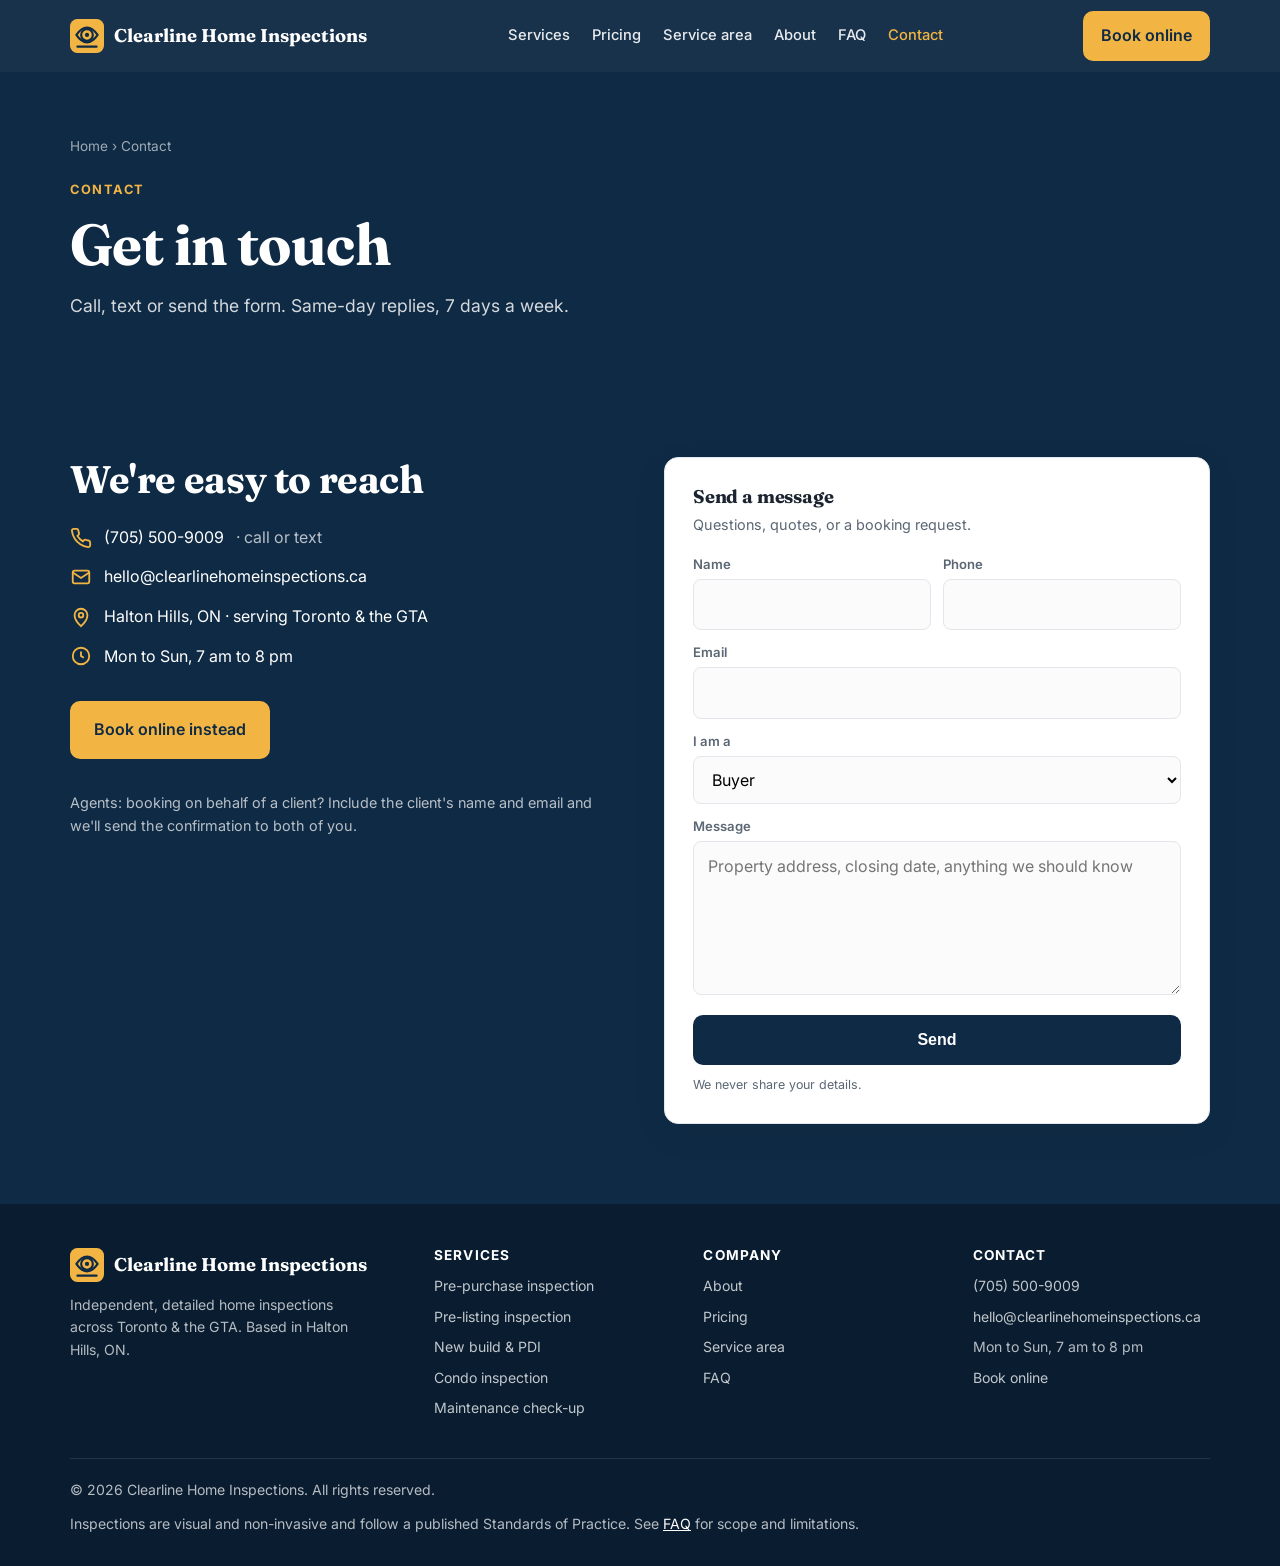
<file: contact.html>
<!DOCTYPE html>
<html lang="en-CA">
<head>
<meta charset="utf-8">
<meta name="viewport" content="width=device-width, initial-scale=1">
<title>Contact | Clearline Home Inspections</title>
<meta name="description" content="Call, text or message Clearline Home Inspections. Same-day replies, 7 days a week, across Toronto and the GTA.">
<meta property="og:title" content="Contact | Clearline Home Inspections">
<meta property="og:description" content="Call, text or message Clearline Home Inspections. Same-day replies, 7 days a week, across Toronto and the GTA.">
<meta property="og:type" content="website">
<link rel="icon" href="data:image/svg+xml,%3Csvg xmlns='http://www.w3.org/2000/svg' viewBox='0 0 64 64'%3E%3Crect width='64' height='64' rx='14' fill='%230f2a44'/%3E%3Ccircle cx='32' cy='30' r='11' fill='none' stroke='%23f2b544' stroke-width='4'/%3E%3Ccircle cx='32' cy='30' r='4' fill='%23f2b544'/%3E%3Cpath d='M12 30c6-9 12-14 20-14s14 5 20 14c-6 9-12 14-20 14S18 39 12 30z' fill='none' stroke='%23f2b544' stroke-width='4' stroke-linejoin='round'/%3E%3C/svg%3E">
<link rel="preconnect" href="https://fonts.googleapis.com">
<link rel="preconnect" href="https://fonts.gstatic.com" crossorigin>
<link href="https://fonts.googleapis.com/css2?family=Inter:wght@400;500;600;700;800&family=Fraunces:opsz,wght@9..144,600;9..144,700&display=swap" rel="stylesheet">
<link rel="stylesheet" href="styles.css?v=202609280915">
</head>
<body>
<header class="site">
  <div class="container">
    <nav class="main">
      <a class="logo" href="index.html" aria-label="Home"><svg viewBox="0 0 64 64" aria-hidden="true"><rect width="64" height="64" rx="14" fill="#f2b544"/><circle cx="32" cy="30" r="11" fill="none" stroke="#0f2a44" stroke-width="4"/><circle cx="32" cy="30" r="4" fill="#0f2a44"/><path d="M12 30c6-9 12-14 20-14s14 5 20 14c-6 9-12 14-20 14S18 39 12 30z" fill="none" stroke="#0f2a44" stroke-width="4" stroke-linejoin="round"/><path d="M14 52h36" stroke="#0f2a44" stroke-width="4" stroke-linecap="round"/></svg><span class="brand-long" data-brand="name">Clearline Home Inspections</span><span class="brand-short" data-brand="short">Clearline</span></a>
      <ul class="navlinks" id="navlinks">
        <li><a href="services.html">Services</a></li>
        <li><a href="pricing.html">Pricing</a></li>
        <li><a href="service-area.html">Service area</a></li>
        <li><a href="about.html">About</a></li>
        <li><a href="faq.html">FAQ</a></li>
        <li><a href="contact.html">Contact</a></li>
      </ul>
      <div class="nav-cta">
        <a class="phone" data-brand="phone-link" href="tel:+17055009009"><span data-brand="phone">(705) 500-9009</span></a>
        <a class="btn btn-primary" href="book.html" style="padding:10px 16px">Book online</a>
        <button class="burger" aria-label="Open menu" aria-expanded="false" aria-controls="navlinks" onclick="toggleMenu()"><svg viewBox="0 0 24 24" width="26" height="26" fill="none" stroke="currentColor" stroke-width="2.4" stroke-linecap="round"><path d="M4 7h16M4 12h16M4 17h16"/></svg></button>
      </div>
    </nav>
  </div>
</header>
<main>
<!-- no-cta -->
<section class="page-hero">
  <div class="container">
    <div class="crumbs"><a href="index.html">Home</a> › Contact</div>
    <span class="eyebrow">Contact</span>
    <h1>Get in touch</h1>
    <p class="lead">Call, text or send the form. Same-day replies, 7 days a week.</p>
  </div>
</section>

<section class="contact">
  <div class="container contact-grid">
    <div>
      <h2>We're easy to reach</h2>
      <ul class="contact-list">
        <li><svg viewBox="0 0 24 24" fill="none" stroke-width="2"><path d="M22 16.9v3a2 2 0 0 1-2.2 2 19.8 19.8 0 0 1-8.6-3.1 19.5 19.5 0 0 1-6-6A19.8 19.8 0 0 1 2.1 4.2 2 2 0 0 1 4.1 2h3a2 2 0 0 1 2 1.7c.1.9.4 1.8.7 2.7a2 2 0 0 1-.5 2.1L8.1 9.7a16 16 0 0 0 6 6l1.3-1.3a2 2 0 0 1 2.1-.4c.9.3 1.8.6 2.7.7a2 2 0 0 1 1.7 2.1z"/></svg><a data-brand="phone-link" href="tel:+17055009009"><span data-brand="phone">(705) 500-9009</span></a> <span style="opacity:.7">· call or text</span></li>
        <li><svg viewBox="0 0 24 24" fill="none" stroke-width="2"><rect x="3" y="5" width="18" height="14" rx="2"/><path d="m3 7 9 6 9-6"/></svg><a data-brand="email-link" href="mailto:hello@clearlinehomeinspections.ca"><span data-brand="email">hello@clearlinehomeinspections.ca</span></a></li>
        <li><svg viewBox="0 0 24 24" fill="none" stroke-width="2"><path d="M12 22s7-6.5 7-12a7 7 0 0 0-14 0c0 5.5 7 12 7 12z"/><circle cx="12" cy="10" r="2.5"/></svg><span><span data-brand="base">Halton Hills, ON</span> · serving <span data-brand="area">Toronto &amp; the GTA</span></span></li>
        <li><svg viewBox="0 0 24 24" fill="none" stroke-width="2"><circle cx="12" cy="12" r="9"/><path d="M12 7v5l3 2"/></svg><span data-brand="hours">Mon to Sun, 7 am to 8 pm</span></li>
      </ul>
      <div class="mt32 actions"><a class="btn btn-primary" href="book.html">Book online instead</a></div>
      <p class="mt32" style="color:rgba(255,255,255,.7);font-size:.9rem">Agents: booking on behalf of a client? Include the client's name and email and we'll send the confirmation to both of you.</p>
    </div>
    <form class="quote-card" onsubmit="return sendForm(event,this)">
      <input type="hidden" name="subject" value="Website message">
      <h3>Send a message</h3>
      <div class="sub">Questions, quotes, or a booking request.</div>
      <div class="row2">
        <div class="field"><label>Name</label><input name="name" required></div>
        <div class="field"><label>Phone</label><input name="phone" type="tel" required></div>
      </div>
      <div class="field"><label>Email</label><input name="email" type="email" required></div>
      <div class="field"><label>I am a</label><select name="role"><option>Buyer</option><option>Seller</option><option>Real estate agent</option><option>Homeowner</option><option>Other</option></select></div>
      <div class="field"><label>Message</label><textarea name="message" rows="5" placeholder="Property address, closing date, anything we should know"></textarea></div>
      <button class="btn btn-dark" type="submit" style="width:100%;justify-content:center">Send</button>
      <div class="fine">We never share your details.</div>
    </form>
  </div>
</section>
</main>
<footer class="site">
  <div class="container">
    <div class="foot-grid">
      <div>
        <a class="logo" href="index.html" style="color:#fff;margin-bottom:12px"><svg viewBox="0 0 64 64" aria-hidden="true"><rect width="64" height="64" rx="14" fill="#f2b544"/><circle cx="32" cy="30" r="11" fill="none" stroke="#0f2a44" stroke-width="4"/><circle cx="32" cy="30" r="4" fill="#0f2a44"/><path d="M12 30c6-9 12-14 20-14s14 5 20 14c-6 9-12 14-20 14S18 39 12 30z" fill="none" stroke="#0f2a44" stroke-width="4" stroke-linejoin="round"/><path d="M14 52h36" stroke="#0f2a44" stroke-width="4" stroke-linecap="round"/></svg><span data-brand="name">Clearline Home Inspections</span></a>
        <p style="max-width:34ch">Independent, detailed home inspections across <span data-brand="area">Toronto &amp; the GTA</span>. Based in <span data-brand="base">Halton Hills, ON</span>.</p>
      </div>
      <div><h4>Services</h4><ul>
        <li><a href="services-pre-purchase.html">Pre-purchase inspection</a></li>
        <li><a href="services-pre-listing.html">Pre-listing inspection</a></li>
        <li><a href="services-new-build-pdi.html">New build &amp; PDI</a></li>
        <li><a href="services-condo.html">Condo inspection</a></li>
        <li><a href="services-maintenance.html">Maintenance check-up</a></li>
      </ul></div>
      <div><h4>Company</h4><ul>
        <li><a href="about.html">About</a></li>
        <li><a href="pricing.html">Pricing</a></li>
        <li><a href="service-area.html">Service area</a></li>
        <li><a href="faq.html">FAQ</a></li>
      </ul></div>
      <div><h4>Contact</h4><ul>
        <li><a data-brand="phone-link" href="tel:+17055009009"><span data-brand="phone">(705) 500-9009</span></a></li>
        <li><a data-brand="email-link" href="mailto:hello@clearlinehomeinspections.ca"><span data-brand="email">hello@clearlinehomeinspections.ca</span></a></li>
        <li><span data-brand="hours">Mon to Sun, 7 am to 8 pm</span></li>
        <li><a href="book.html">Book online</a></li>
      </ul></div>
    </div>
    <div class="foot-bottom">
      <div>© <span id="yr"></span> <span data-brand="name">Clearline Home Inspections</span>. All rights reserved.</div>
      <div>Inspections are visual and non-invasive and follow a published Standards of Practice. See <a href="faq.html" style="color:#fff">FAQ</a> for scope and limitations.</div>
    </div>
  </div>
</footer>
<div class="toast" id="toast">Thanks! Opening your email app to send the request.</div>
<script src="site.js?v=202609280915"></script>
</body>
</html>
</file>
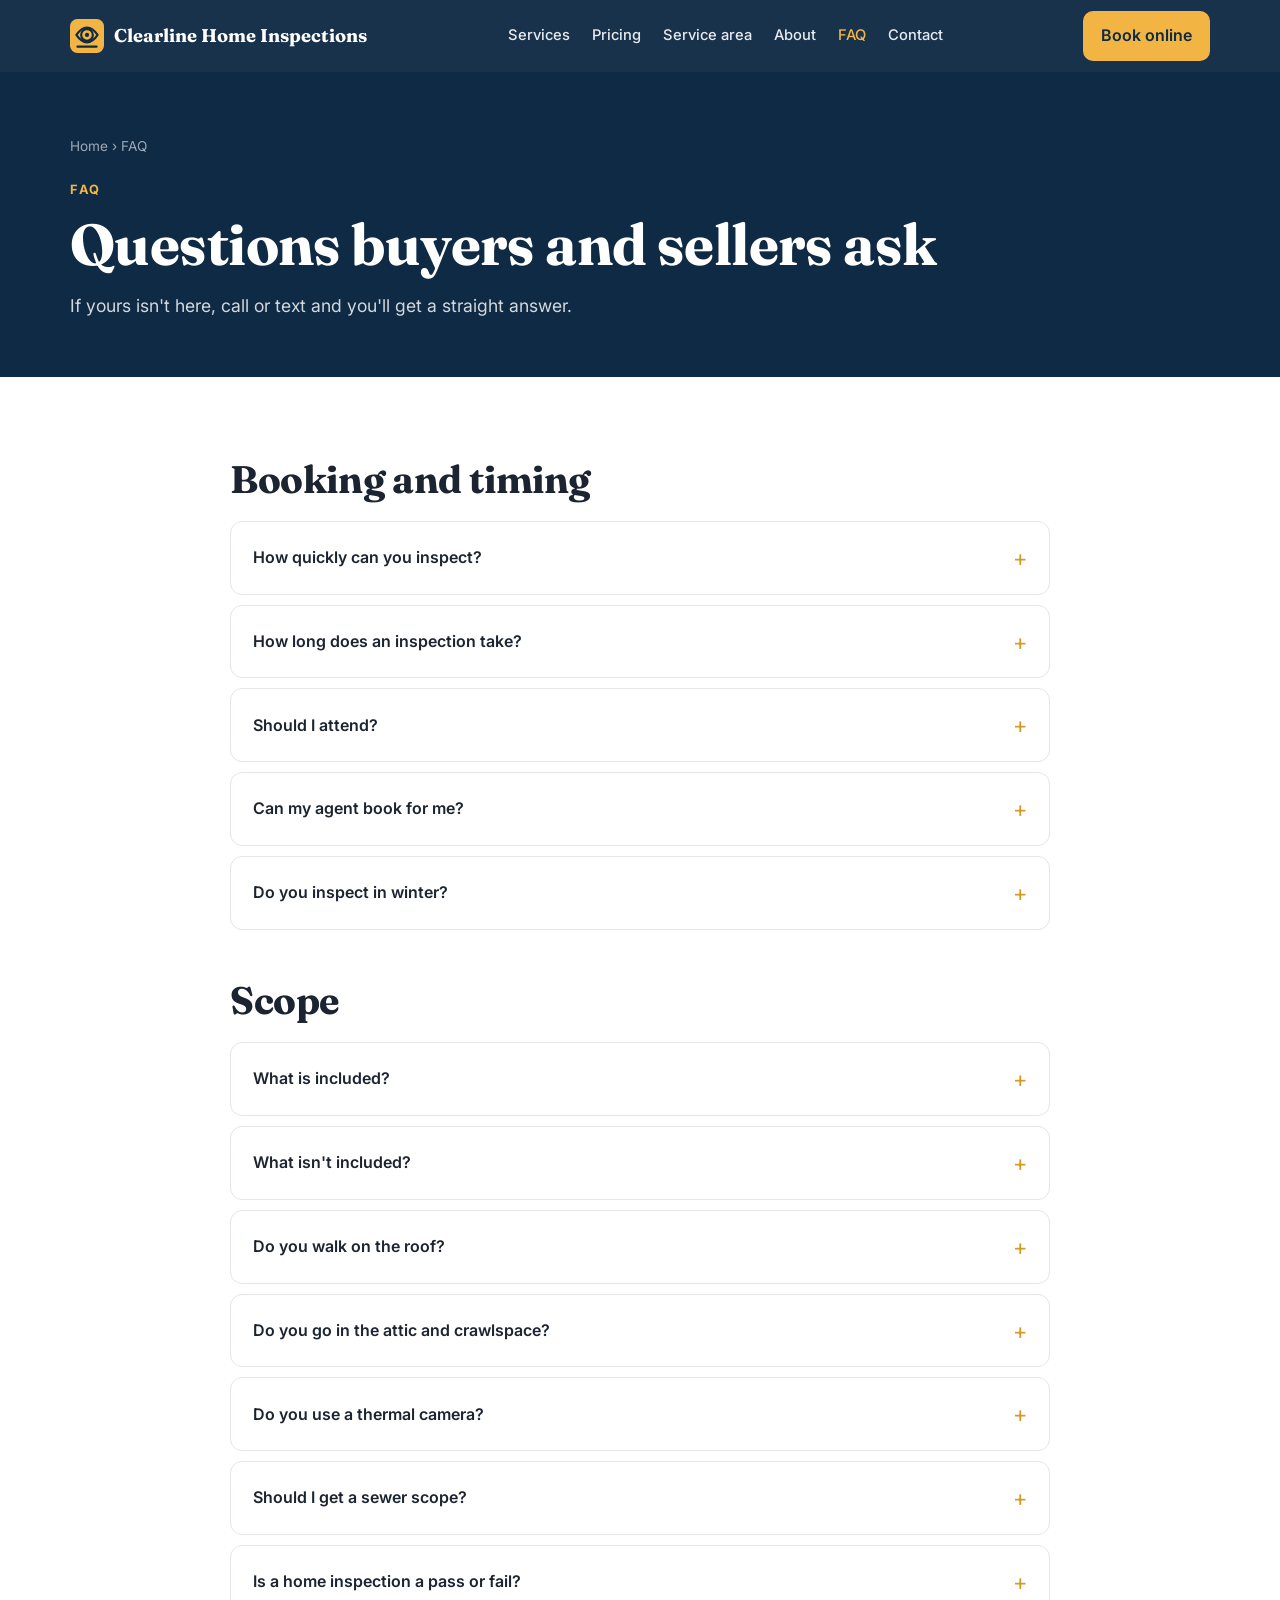
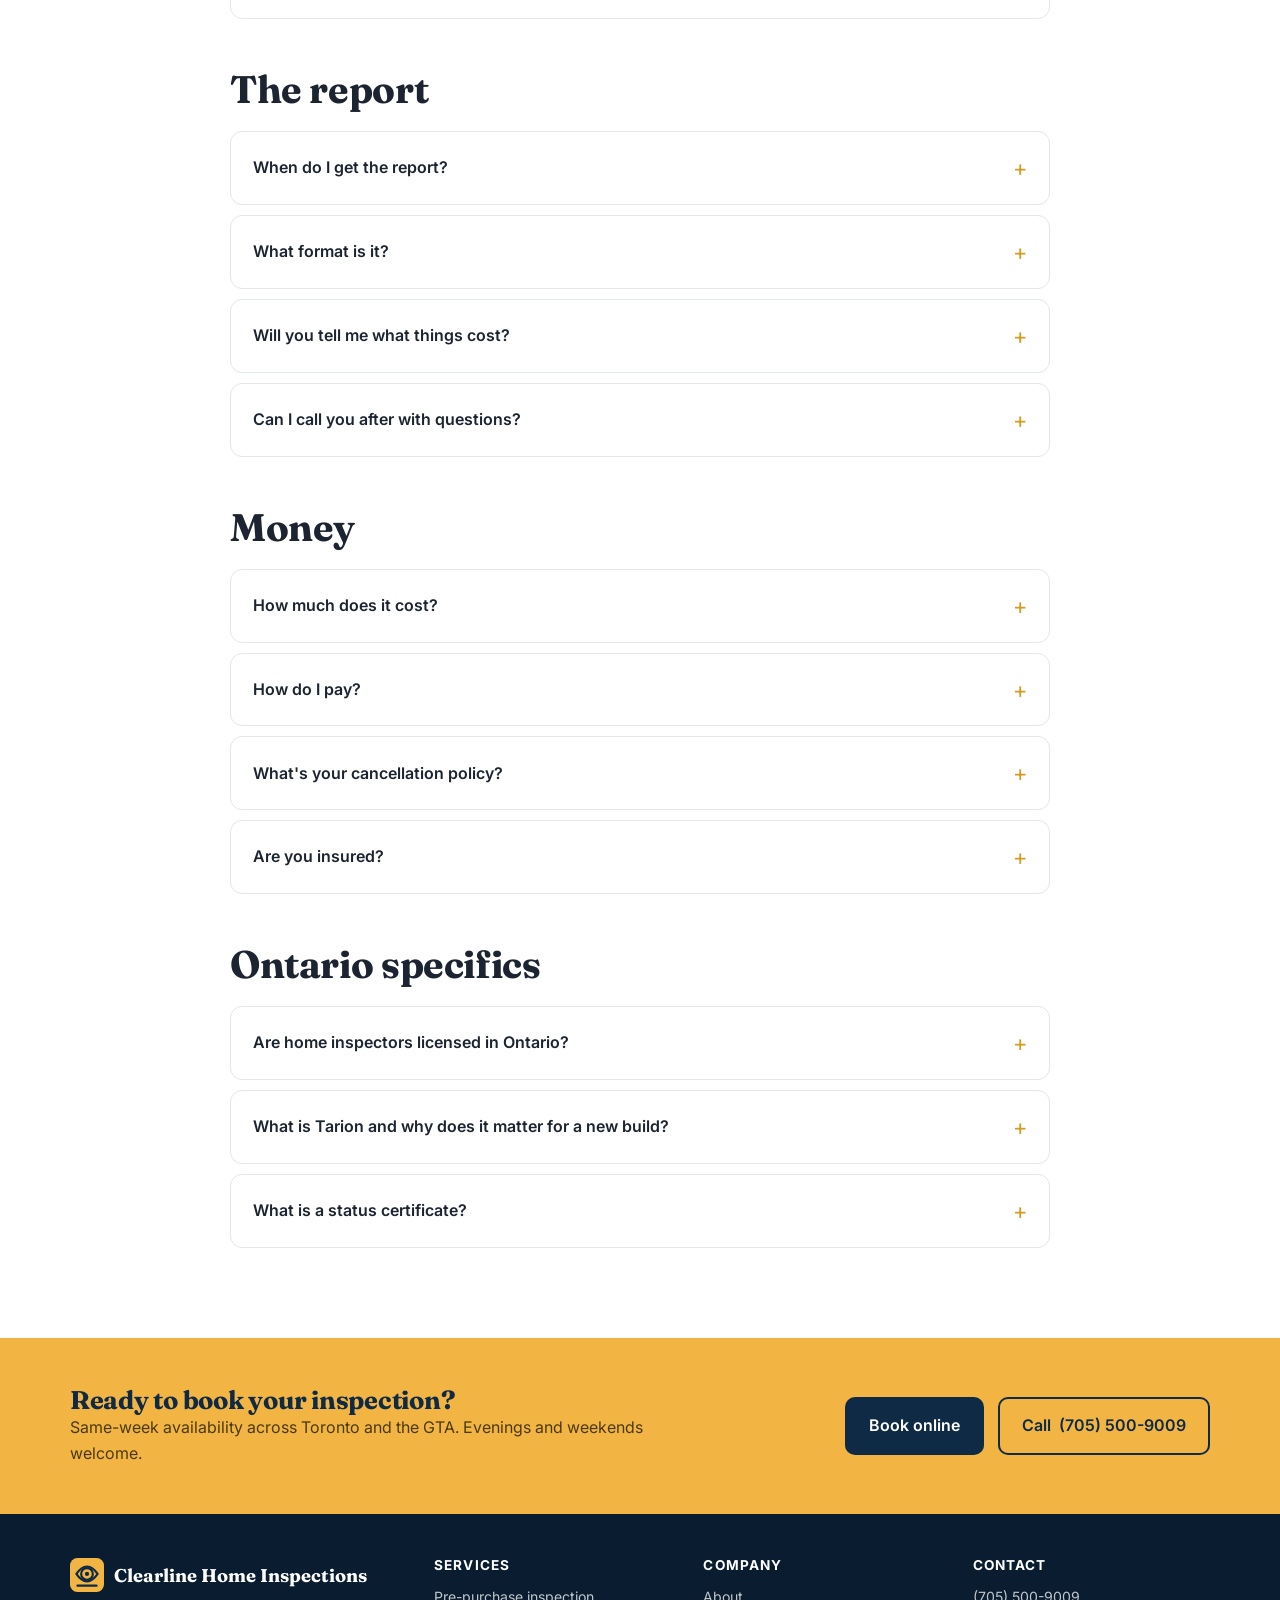
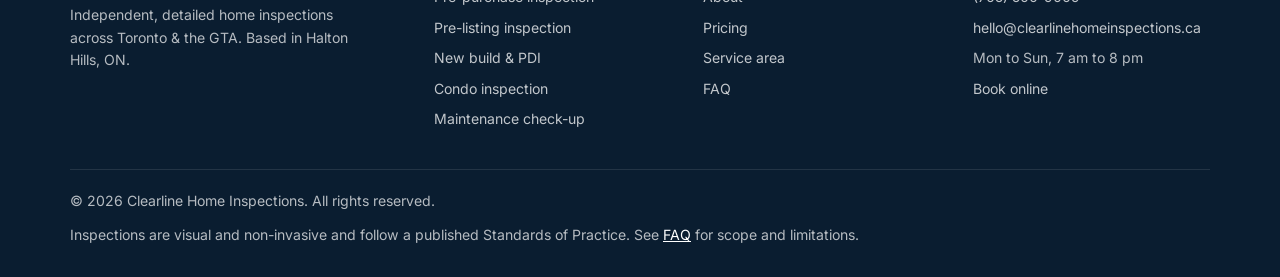
<file: faq.html>
<!DOCTYPE html>
<html lang="en-CA">
<head>
<meta charset="utf-8">
<meta name="viewport" content="width=device-width, initial-scale=1">
<title>Home Inspection FAQ | Clearline Home Inspections</title>
<meta name="description" content="Answers to common questions about home inspections in Ontario: how long it takes, what's included, what isn't, pricing, payment, winter inspections and more.">
<meta property="og:title" content="Home Inspection FAQ | Clearline Home Inspections">
<meta property="og:description" content="Answers to common questions about home inspections in Ontario: how long it takes, what's included, what isn't, pricing, payment, winter inspections and more.">
<meta property="og:type" content="website">
<link rel="icon" href="data:image/svg+xml,%3Csvg xmlns='http://www.w3.org/2000/svg' viewBox='0 0 64 64'%3E%3Crect width='64' height='64' rx='14' fill='%230f2a44'/%3E%3Ccircle cx='32' cy='30' r='11' fill='none' stroke='%23f2b544' stroke-width='4'/%3E%3Ccircle cx='32' cy='30' r='4' fill='%23f2b544'/%3E%3Cpath d='M12 30c6-9 12-14 20-14s14 5 20 14c-6 9-12 14-20 14S18 39 12 30z' fill='none' stroke='%23f2b544' stroke-width='4' stroke-linejoin='round'/%3E%3C/svg%3E">
<link rel="preconnect" href="https://fonts.googleapis.com">
<link rel="preconnect" href="https://fonts.gstatic.com" crossorigin>
<link href="https://fonts.googleapis.com/css2?family=Inter:wght@400;500;600;700;800&family=Fraunces:opsz,wght@9..144,600;9..144,700&display=swap" rel="stylesheet">
<link rel="stylesheet" href="styles.css?v=202609280915">
</head>
<body>
<header class="site">
  <div class="container">
    <nav class="main">
      <a class="logo" href="index.html" aria-label="Home"><svg viewBox="0 0 64 64" aria-hidden="true"><rect width="64" height="64" rx="14" fill="#f2b544"/><circle cx="32" cy="30" r="11" fill="none" stroke="#0f2a44" stroke-width="4"/><circle cx="32" cy="30" r="4" fill="#0f2a44"/><path d="M12 30c6-9 12-14 20-14s14 5 20 14c-6 9-12 14-20 14S18 39 12 30z" fill="none" stroke="#0f2a44" stroke-width="4" stroke-linejoin="round"/><path d="M14 52h36" stroke="#0f2a44" stroke-width="4" stroke-linecap="round"/></svg><span class="brand-long" data-brand="name">Clearline Home Inspections</span><span class="brand-short" data-brand="short">Clearline</span></a>
      <ul class="navlinks" id="navlinks">
        <li><a href="services.html">Services</a></li>
        <li><a href="pricing.html">Pricing</a></li>
        <li><a href="service-area.html">Service area</a></li>
        <li><a href="about.html">About</a></li>
        <li><a href="faq.html">FAQ</a></li>
        <li><a href="contact.html">Contact</a></li>
      </ul>
      <div class="nav-cta">
        <a class="phone" data-brand="phone-link" href="tel:+17055009009"><span data-brand="phone">(705) 500-9009</span></a>
        <a class="btn btn-primary" href="book.html" style="padding:10px 16px">Book online</a>
        <button class="burger" aria-label="Open menu" aria-expanded="false" aria-controls="navlinks" onclick="toggleMenu()"><svg viewBox="0 0 24 24" width="26" height="26" fill="none" stroke="currentColor" stroke-width="2.4" stroke-linecap="round"><path d="M4 7h16M4 12h16M4 17h16"/></svg></button>
      </div>
    </nav>
  </div>
</header>
<main>
<section class="page-hero">
  <div class="container">
    <div class="crumbs"><a href="index.html">Home</a> › FAQ</div>
    <span class="eyebrow">FAQ</span>
    <h1>Questions buyers and sellers ask</h1>
    <p class="lead">If yours isn't here, call or text and you'll get a straight answer.</p>
  </div>
</section>

<section>
  <div class="container narrow">
    <h2>Booking and timing</h2>
    <div class="mt20">
      <details><summary>How quickly can you inspect?</summary><p>Usually within 2 to 4 days, and often within 24 to 48 hours when a condition deadline is tight. Call rather than book online if you need something fast.</p></details>
      <details><summary>How long does an inspection take?</summary><p>2.5 to 4 hours for a detached home, 2 to 3 for a townhouse, 1.5 to 2 for a condo. Older, larger or heavily finished homes take longer. We block enough time so we never rush the house or you.</p></details>
      <details><summary>Should I attend?</summary><p>Yes, if you can. Seeing the house with the inspector is the best way to understand it. If you can't make the whole thing, join for the last 30 to 45 minutes for the summary walk-through. If you can't attend at all, we'll walk you through the report by phone.</p></details>
      <details><summary>Can my agent book for me?</summary><p>Absolutely. Agents book most of our inspections. The report goes to you as the client, and only to whoever you choose to share it with.</p></details>
      <details><summary>Do you inspect in winter?</summary><p>Yes. Snow can limit roof and grading observations, and A/C units can't be run safely below about 15°C. Those limits are clearly noted in the report, and a return roof visit after the thaw can be arranged.</p></details>
    </div>

    <h2 class="mt48">Scope</h2>
    <div class="mt20">
      <details><summary>What is included?</summary><p>A visual, non-invasive inspection of all readily accessible systems and components: roof, exterior, structure, electrical, plumbing, heating and cooling, interior, attic and insulation, and garage. See the <a href="services-pre-purchase.html">pre-purchase page</a> for the full list.</p></details>
      <details><summary>What isn't included?</summary><p>Anything hidden behind finishes, furniture or stored items; mould, asbestos, radon, lead, air quality or pest testing; wells, septic, pools, sprinklers, security systems; code compliance or engineering opinions. When we see signs that a specialist is needed we say so and tell you who to call.</p></details>
      <details><summary>Do you walk on the roof?</summary><p>When it's safe: dry, not too steep, and the covering can take it. Otherwise it's inspected from the eaves with a ladder and a pole camera, and that's noted in the report.</p></details>
      <details><summary>Do you go in the attic and crawlspace?</summary><p>Yes, wherever there is safe access and enough clearance. Where there isn't, we inspect from the hatch and note the limitation.</p></details>
      <details><summary>Do you use a thermal camera?</summary><p>Yes. The Plus and Complete packages include a whole-home thermal scan (below windows, exterior walls, ceilings, around plumbing and the electrical panel), with the images in your report. With Essential it's a $100 add-on.</p></details>
      <details><summary>Should I get a sewer scope?</summary><p>On any home over 40 years old, or with large trees near the front lawn, yes. A camera inspection of the main drain costs a few hundred dollars and a lateral replacement costs $10,000 or more. We arrange it with a licensed drain contractor.</p></details>
      <details><summary>Is a home inspection a pass or fail?</summary><p>No. There's no such thing as a house that passes or fails. The report describes the condition of the house so you can decide what it's worth to you and what to ask for. Every house, including new ones, has findings.</p></details>
    </div>

    <h2 class="mt48">The report</h2>
    <div class="mt20">
      <details><summary>When do I get the report?</summary><p>Within 24 hours, usually the same evening. Rush delivery within 4 hours is available as an add-on.</p></details>
      <details><summary>What format is it?</summary><p>A mobile-friendly web link plus a PDF. Every finding has a photo, a plain-English explanation, an urgency rating and a recommendation. There's a one-page summary for your agent and lawyer.</p></details>
      <details><summary>Will you tell me what things cost?</summary><p>Yes, rough ranges for planning. They're honest guides from current GTA trades pricing, not scare numbers and not lowballs. Get quotes from licensed contractors before relying on them.</p></details>
      <details><summary>Can I call you after with questions?</summary><p>Any time, for as long as you own the home. Send a contractor's quote and we'll tell you whether it makes sense.</p></details>
    </div>

    <h2 class="mt48">Money</h2>
    <div class="mt20">
      <details><summary>How much does it cost?</summary><p>Condos from $375, townhouses and semis from $425, detached homes from $450, depending on size and age. See the full <a href="pricing.html">pricing page</a>. No hidden fees.</p></details>
      <details><summary>How do I pay?</summary><p>E-transfer, credit card or debit on the day of the inspection. The report is released once payment is received.</p></details>
      <details><summary>What's your cancellation policy?</summary><p>Free with 24 hours' notice; $100 inside 24 hours. If the deal falls through before the inspection, just let us know.</p></details>
      <details><summary>Are you insured?</summary><p>Ask us for current details on errors-and-omissions and general liability coverage when booking, and we'll send the certificate.</p></details>
    </div>

    <h2 class="mt48">Ontario specifics</h2>
    <div class="mt20">
      <details><summary>Are home inspectors licensed in Ontario?</summary><p>Ontario passed the Home Inspection Act in 2017, but it has not yet been proclaimed into force, so there is no provincial licence today. Inspectors qualify through training and professional associations, and follow those associations' Standards of Practice. Ask any inspector what standard they inspect to and what training they've completed.</p></details>
      <details><summary>What is Tarion and why does it matter for a new build?</summary><p>Tarion administers the new-home warranty in Ontario. Your pre-delivery inspection form, 30-day form and year-end form are how you claim under it. Deadlines are strict. See our <a href="services-new-build-pdi.html">new build page</a>.</p></details>
      <details><summary>What is a status certificate?</summary><p>For condos, a package from the corporation covering finances, reserve fund, rules and any legal issues. Your lawyer reviews it; we'll read the engineering and reserve fund sections alongside and flag anything that matches what we saw in the building.</p></details>
    </div>
  </div>
</section>
<div class="cta-band">
  <div class="container">
    <div><h2>Ready to book your inspection?</h2><p>Same-week availability across Toronto and the GTA. Evenings and weekends welcome.</p></div>
    <div class="actions"><a class="btn btn-dark" href="book.html">Book online</a><a class="btn btn-outline" data-brand="phone-link" href="tel:+17055009009">Call <span data-brand="phone">(705) 500-9009</span></a></div>
  </div>
</div>
</main>
<footer class="site">
  <div class="container">
    <div class="foot-grid">
      <div>
        <a class="logo" href="index.html" style="color:#fff;margin-bottom:12px"><svg viewBox="0 0 64 64" aria-hidden="true"><rect width="64" height="64" rx="14" fill="#f2b544"/><circle cx="32" cy="30" r="11" fill="none" stroke="#0f2a44" stroke-width="4"/><circle cx="32" cy="30" r="4" fill="#0f2a44"/><path d="M12 30c6-9 12-14 20-14s14 5 20 14c-6 9-12 14-20 14S18 39 12 30z" fill="none" stroke="#0f2a44" stroke-width="4" stroke-linejoin="round"/><path d="M14 52h36" stroke="#0f2a44" stroke-width="4" stroke-linecap="round"/></svg><span data-brand="name">Clearline Home Inspections</span></a>
        <p style="max-width:34ch">Independent, detailed home inspections across <span data-brand="area">Toronto &amp; the GTA</span>. Based in <span data-brand="base">Halton Hills, ON</span>.</p>
      </div>
      <div><h4>Services</h4><ul>
        <li><a href="services-pre-purchase.html">Pre-purchase inspection</a></li>
        <li><a href="services-pre-listing.html">Pre-listing inspection</a></li>
        <li><a href="services-new-build-pdi.html">New build &amp; PDI</a></li>
        <li><a href="services-condo.html">Condo inspection</a></li>
        <li><a href="services-maintenance.html">Maintenance check-up</a></li>
      </ul></div>
      <div><h4>Company</h4><ul>
        <li><a href="about.html">About</a></li>
        <li><a href="pricing.html">Pricing</a></li>
        <li><a href="service-area.html">Service area</a></li>
        <li><a href="faq.html">FAQ</a></li>
      </ul></div>
      <div><h4>Contact</h4><ul>
        <li><a data-brand="phone-link" href="tel:+17055009009"><span data-brand="phone">(705) 500-9009</span></a></li>
        <li><a data-brand="email-link" href="mailto:hello@clearlinehomeinspections.ca"><span data-brand="email">hello@clearlinehomeinspections.ca</span></a></li>
        <li><span data-brand="hours">Mon to Sun, 7 am to 8 pm</span></li>
        <li><a href="book.html">Book online</a></li>
      </ul></div>
    </div>
    <div class="foot-bottom">
      <div>© <span id="yr"></span> <span data-brand="name">Clearline Home Inspections</span>. All rights reserved.</div>
      <div>Inspections are visual and non-invasive and follow a published Standards of Practice. See <a href="faq.html" style="color:#fff">FAQ</a> for scope and limitations.</div>
    </div>
  </div>
</footer>
<div class="toast" id="toast">Thanks! Opening your email app to send the request.</div>
<script src="site.js?v=202609280915"></script>
</body>
</html>
</file>
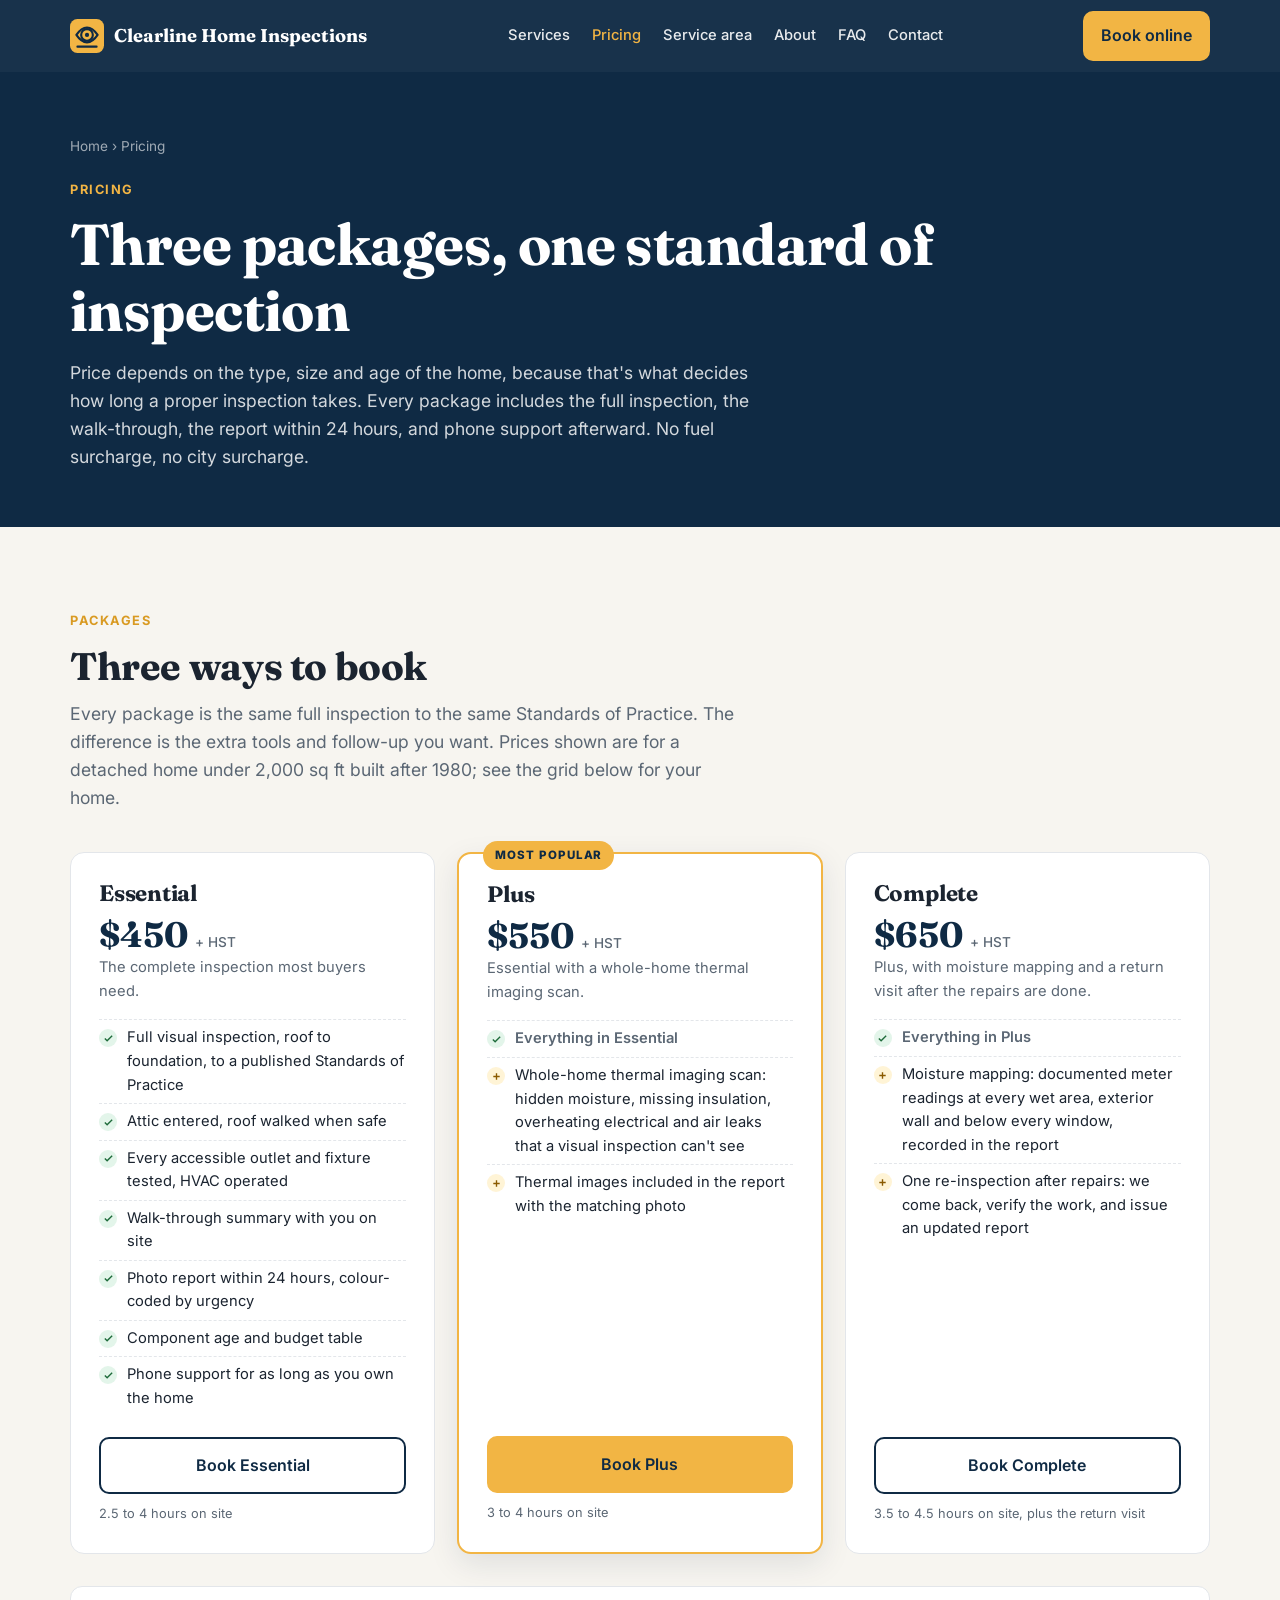
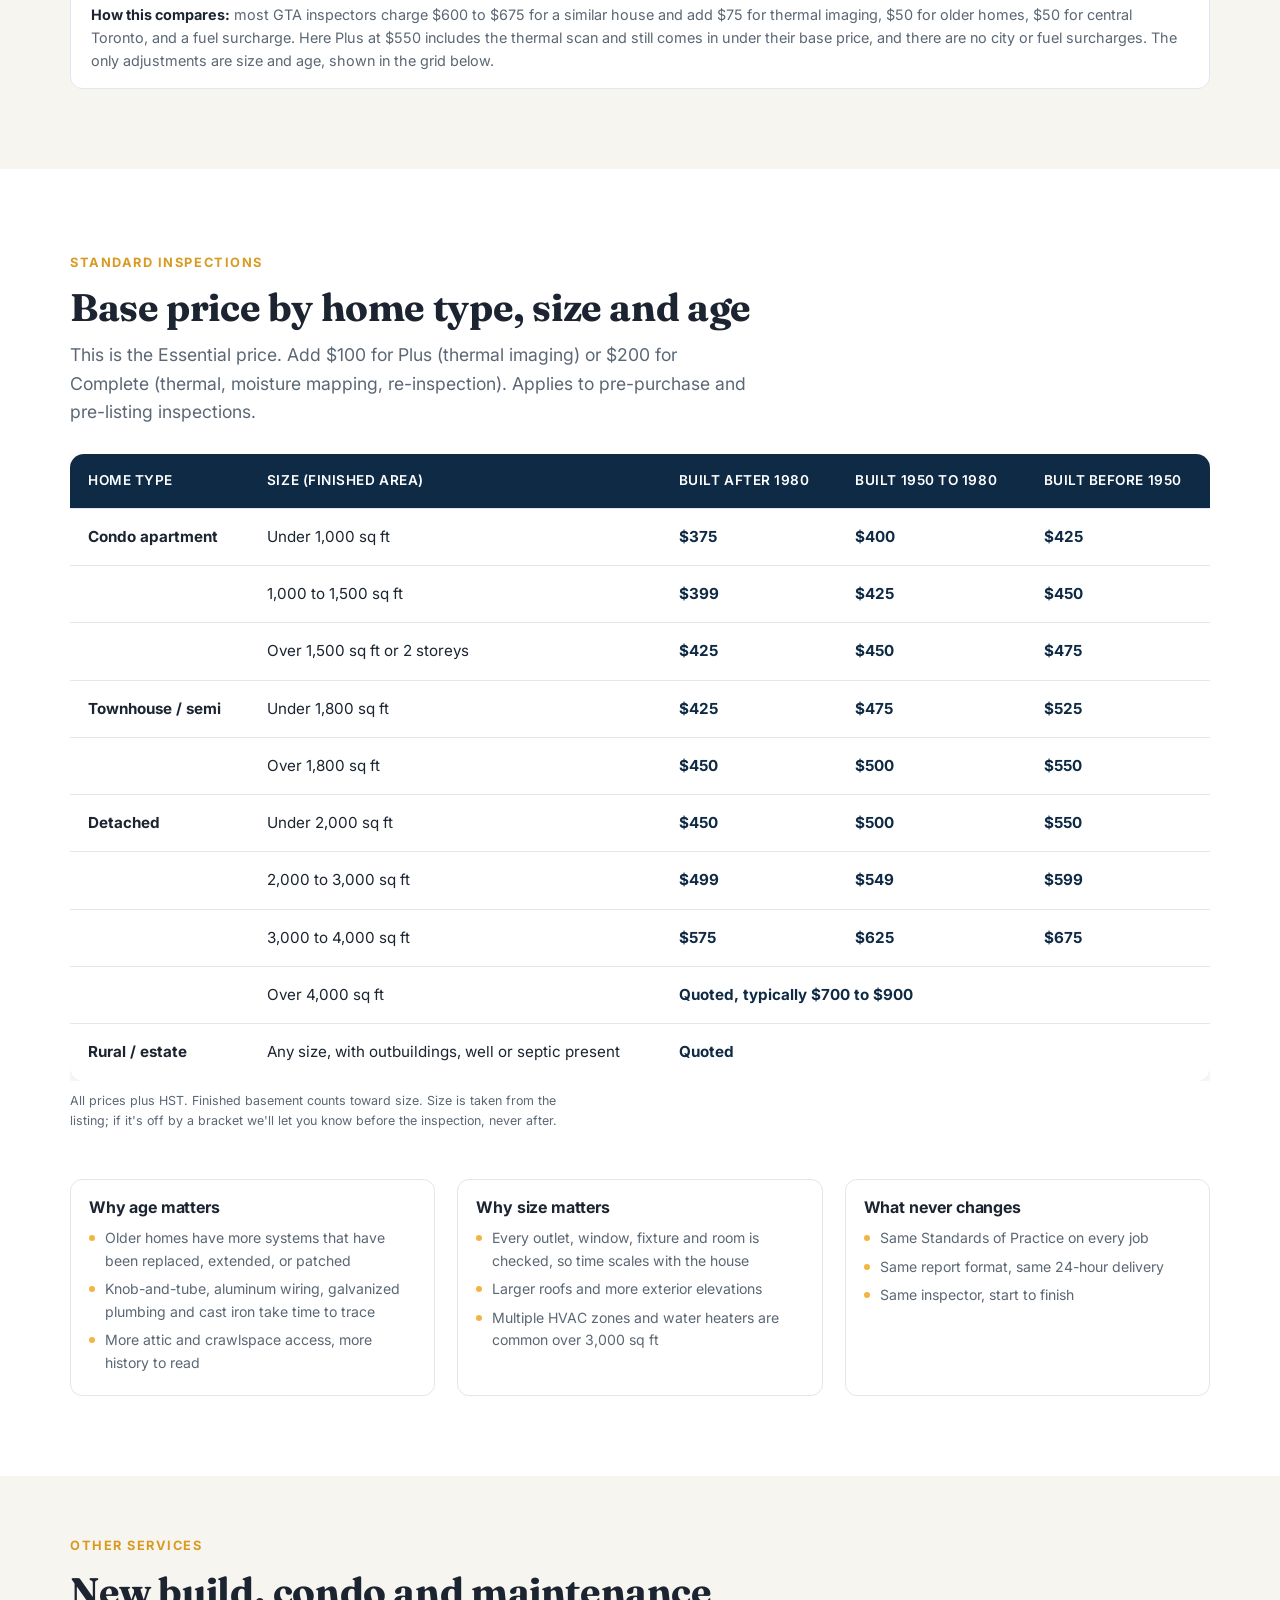
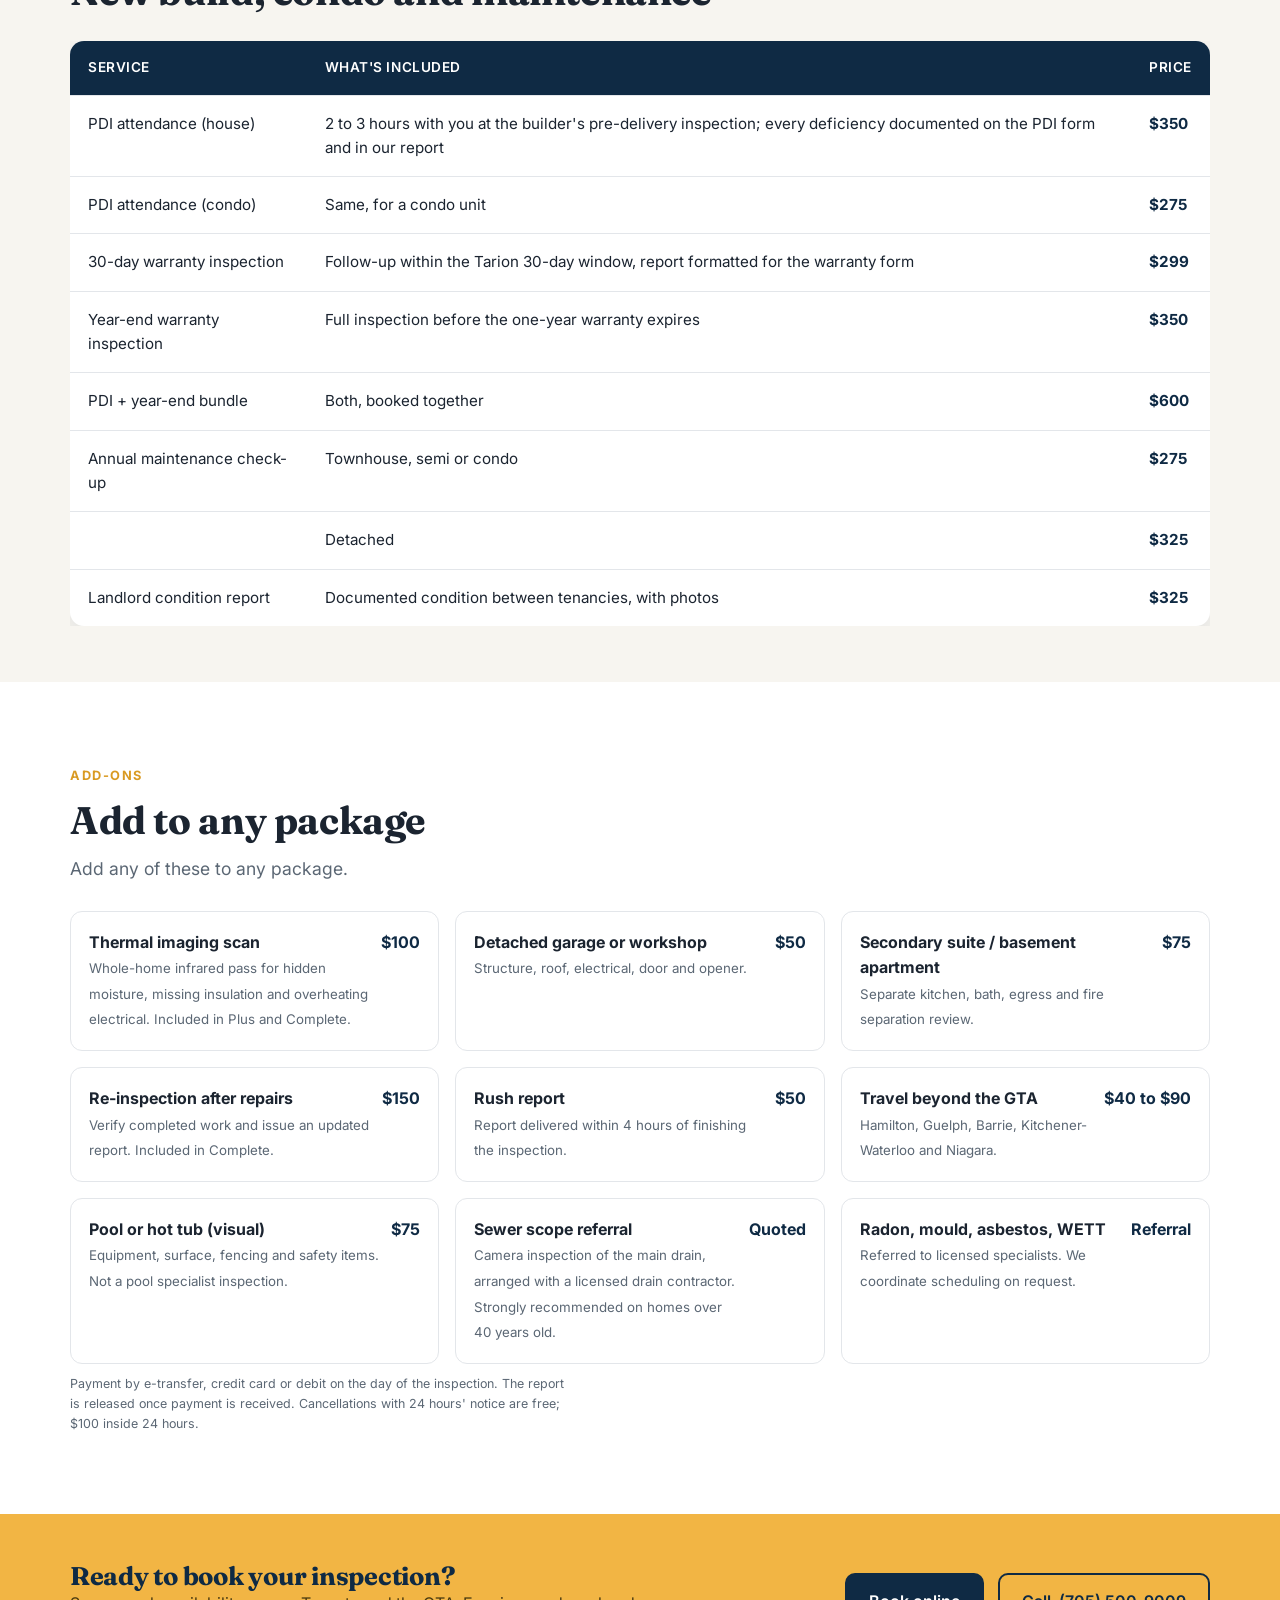
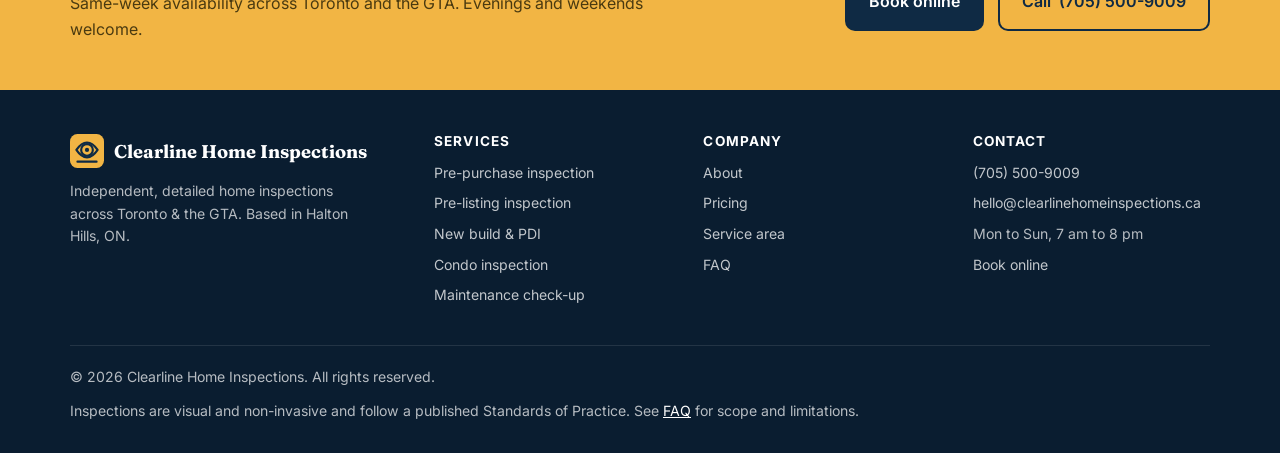
<file: pricing.html>
<!DOCTYPE html>
<html lang="en-CA">
<head>
<meta charset="utf-8">
<meta name="viewport" content="width=device-width, initial-scale=1">
<title>Home Inspection Pricing, Toronto & GTA | Clearline Home Inspections</title>
<meta name="description" content="Transparent home inspection pricing by home type, size and age. Condos from $375, townhouses from $425, detached from $450. Three packages and add-ons listed. No hidden fees.">
<meta property="og:title" content="Home Inspection Pricing, Toronto & GTA | Clearline Home Inspections">
<meta property="og:description" content="Transparent home inspection pricing by home type, size and age. Condos from $375, townhouses from $425, detached from $450. Three packages and add-ons listed. No hidden fees.">
<meta property="og:type" content="website">
<link rel="icon" href="data:image/svg+xml,%3Csvg xmlns='http://www.w3.org/2000/svg' viewBox='0 0 64 64'%3E%3Crect width='64' height='64' rx='14' fill='%230f2a44'/%3E%3Ccircle cx='32' cy='30' r='11' fill='none' stroke='%23f2b544' stroke-width='4'/%3E%3Ccircle cx='32' cy='30' r='4' fill='%23f2b544'/%3E%3Cpath d='M12 30c6-9 12-14 20-14s14 5 20 14c-6 9-12 14-20 14S18 39 12 30z' fill='none' stroke='%23f2b544' stroke-width='4' stroke-linejoin='round'/%3E%3C/svg%3E">
<link rel="preconnect" href="https://fonts.googleapis.com">
<link rel="preconnect" href="https://fonts.gstatic.com" crossorigin>
<link href="https://fonts.googleapis.com/css2?family=Inter:wght@400;500;600;700;800&family=Fraunces:opsz,wght@9..144,600;9..144,700&display=swap" rel="stylesheet">
<link rel="stylesheet" href="styles.css?v=202609280915">
</head>
<body>
<header class="site">
  <div class="container">
    <nav class="main">
      <a class="logo" href="index.html" aria-label="Home"><svg viewBox="0 0 64 64" aria-hidden="true"><rect width="64" height="64" rx="14" fill="#f2b544"/><circle cx="32" cy="30" r="11" fill="none" stroke="#0f2a44" stroke-width="4"/><circle cx="32" cy="30" r="4" fill="#0f2a44"/><path d="M12 30c6-9 12-14 20-14s14 5 20 14c-6 9-12 14-20 14S18 39 12 30z" fill="none" stroke="#0f2a44" stroke-width="4" stroke-linejoin="round"/><path d="M14 52h36" stroke="#0f2a44" stroke-width="4" stroke-linecap="round"/></svg><span class="brand-long" data-brand="name">Clearline Home Inspections</span><span class="brand-short" data-brand="short">Clearline</span></a>
      <ul class="navlinks" id="navlinks">
        <li><a href="services.html">Services</a></li>
        <li><a href="pricing.html">Pricing</a></li>
        <li><a href="service-area.html">Service area</a></li>
        <li><a href="about.html">About</a></li>
        <li><a href="faq.html">FAQ</a></li>
        <li><a href="contact.html">Contact</a></li>
      </ul>
      <div class="nav-cta">
        <a class="phone" data-brand="phone-link" href="tel:+17055009009"><span data-brand="phone">(705) 500-9009</span></a>
        <a class="btn btn-primary" href="book.html" style="padding:10px 16px">Book online</a>
        <button class="burger" aria-label="Open menu" aria-expanded="false" aria-controls="navlinks" onclick="toggleMenu()"><svg viewBox="0 0 24 24" width="26" height="26" fill="none" stroke="currentColor" stroke-width="2.4" stroke-linecap="round"><path d="M4 7h16M4 12h16M4 17h16"/></svg></button>
      </div>
    </nav>
  </div>
</header>
<main>
<section class="page-hero">
  <div class="container">
    <div class="crumbs"><a href="index.html">Home</a> › Pricing</div>
    <span class="eyebrow">Pricing</span>
    <h1>Three packages, one standard of inspection</h1>
    <p class="lead">Price depends on the type, size and age of the home, because that's what decides how long a proper inspection takes. Every package includes the full inspection, the walk-through, the report within 24 hours, and phone support afterward. No fuel surcharge, no city surcharge.</p>
  </div>
</section>

<section id="packages" style="background:var(--paper)">
  <div class="container">
    <span class="eyebrow">Packages</span>
    <h2>Three ways to book</h2>
    <p class="lead mt12">Every package is the same full inspection to the same Standards of Practice. The difference is the extra tools and follow-up you want. Prices shown are for a detached home under 2,000 sq ft built after 1980; see the grid below for your home.</p>
    <div class="tiers">
      <div class="tier">
        <h3>Essential</h3>
        <div class="from">$450 <small>+ HST</small></div>
        <div class="who">The complete inspection most buyers need.</div>
        <ul>
          <li>Full visual inspection, roof to foundation, to a published Standards of Practice</li>
          <li>Attic entered, roof walked when safe</li>
          <li>Every accessible outlet and fixture tested, HVAC operated</li>
          <li>Walk-through summary with you on site</li>
          <li>Photo report within 24 hours, colour-coded by urgency</li>
          <li>Component age and budget table</li>
          <li>Phone support for as long as you own the home</li>
        </ul>
        <div class="cta"><a class="btn btn-outline" href="book.html">Book Essential</a><div class="note">2.5 to 4 hours on site</div></div>
      </div>
      <div class="tier pop">
        <div class="flag">Most popular</div>
        <h3>Plus</h3>
        <div class="from">$550 <small>+ HST</small></div>
        <div class="who">Essential with a whole-home thermal imaging scan.</div>
        <ul>
          <li class="inherit">Everything in Essential</li>
          <li class="plus">Whole-home thermal imaging scan: hidden moisture, missing insulation, overheating electrical and air leaks that a visual inspection can't see</li>
          <li class="plus">Thermal images included in the report with the matching photo</li>
        </ul>
        <div class="cta"><a class="btn btn-primary" href="book.html">Book Plus</a><div class="note">3 to 4 hours on site</div></div>
      </div>
      <div class="tier">
        <h3>Complete</h3>
        <div class="from">$650 <small>+ HST</small></div>
        <div class="who">Plus, with moisture mapping and a return visit after the repairs are done.</div>
        <ul>
          <li class="inherit">Everything in Plus</li>
          <li class="plus">Moisture mapping: documented meter readings at every wet area, exterior wall and below every window, recorded in the report</li>
          <li class="plus">One re-inspection after repairs: we come back, verify the work, and issue an updated report</li>
        </ul>
        <div class="cta"><a class="btn btn-outline" href="book.html">Book Complete</a><div class="note">3.5 to 4.5 hours on site, plus the return visit</div></div>
      </div>
    </div>
    <div class="compare"><b>How this compares:</b> most GTA inspectors charge $600 to $675 for a similar house and add $75 for thermal imaging, $50 for older homes, $50 for central Toronto, and a fuel surcharge. Here Plus at $550 includes the thermal scan and still comes in under their base price, and there are no city or fuel surcharges. The only adjustments are size and age, shown in the grid below.</div>
  </div>
</section>

<section>
  <div class="container">
    <span class="eyebrow">Standard inspections</span>
    <h2>Base price by home type, size and age</h2>
    <p class="lead mt12">This is the Essential price. Add $100 for Plus (thermal imaging) or $200 for Complete (thermal, moisture mapping, re-inspection). Applies to pre-purchase and pre-listing inspections.</p>
    <div class="table-wrap">
      <table class="price-table">
        <thead><tr><th>Home type</th><th>Size (finished area)</th><th>Built after 1980</th><th>Built 1950 to 1980</th><th>Built before 1950</th></tr></thead>
        <tbody>
          <tr class="band"><td>Condo apartment</td><td>Under 1,000 sq ft</td><td class="p">$375</td><td class="p">$400</td><td class="p">$425</td></tr>
          <tr><td></td><td>1,000 to 1,500 sq ft</td><td class="p">$399</td><td class="p">$425</td><td class="p">$450</td></tr>
          <tr><td></td><td>Over 1,500 sq ft or 2 storeys</td><td class="p">$425</td><td class="p">$450</td><td class="p">$475</td></tr>
          <tr class="band"><td>Townhouse / semi</td><td>Under 1,800 sq ft</td><td class="p">$425</td><td class="p">$475</td><td class="p">$525</td></tr>
          <tr><td></td><td>Over 1,800 sq ft</td><td class="p">$450</td><td class="p">$500</td><td class="p">$550</td></tr>
          <tr class="band"><td>Detached</td><td>Under 2,000 sq ft</td><td class="p">$450</td><td class="p">$500</td><td class="p">$550</td></tr>
          <tr><td></td><td>2,000 to 3,000 sq ft</td><td class="p">$499</td><td class="p">$549</td><td class="p">$599</td></tr>
          <tr><td></td><td>3,000 to 4,000 sq ft</td><td class="p">$575</td><td class="p">$625</td><td class="p">$675</td></tr>
          <tr><td></td><td>Over 4,000 sq ft</td><td class="p" colspan="3">Quoted, typically $700 to $900</td></tr>
          <tr class="band"><td>Rural / estate</td><td>Any size, with outbuildings, well or septic present</td><td class="p" colspan="3">Quoted</td></tr>
        </tbody>
      </table>
    </div>
    <p class="fine mt12">All prices plus HST. Finished basement counts toward size. Size is taken from the listing; if it's off by a bracket we'll let you know before the inspection, never after.</p>

    <div class="grid3 mt48">
      <div class="sys"><h3>Why age matters</h3><ul><li>Older homes have more systems that have been replaced, extended, or patched</li><li>Knob-and-tube, aluminum wiring, galvanized plumbing and cast iron take time to trace</li><li>More attic and crawlspace access, more history to read</li></ul></div>
      <div class="sys"><h3>Why size matters</h3><ul><li>Every outlet, window, fixture and room is checked, so time scales with the house</li><li>Larger roofs and more exterior elevations</li><li>Multiple HVAC zones and water heaters are common over 3,000 sq ft</li></ul></div>
      <div class="sys"><h3>What never changes</h3><ul><li>Same Standards of Practice on every job</li><li>Same report format, same 24-hour delivery</li><li>Same inspector, start to finish</li></ul></div>
    </div>
  </div>
</section>

<section class="includes tight">
  <div class="container">
    <span class="eyebrow">Other services</span>
    <h2>New build, condo and maintenance</h2>
    <div class="table-wrap">
      <table class="price-table">
        <thead><tr><th>Service</th><th>What's included</th><th>Price</th></tr></thead>
        <tbody>
          <tr><td>PDI attendance (house)</td><td>2 to 3 hours with you at the builder's pre-delivery inspection; every deficiency documented on the PDI form and in our report</td><td class="p">$350</td></tr>
          <tr><td>PDI attendance (condo)</td><td>Same, for a condo unit</td><td class="p">$275</td></tr>
          <tr><td>30-day warranty inspection</td><td>Follow-up within the Tarion 30-day window, report formatted for the warranty form</td><td class="p">$299</td></tr>
          <tr><td>Year-end warranty inspection</td><td>Full inspection before the one-year warranty expires</td><td class="p">$350</td></tr>
          <tr><td>PDI + year-end bundle</td><td>Both, booked together</td><td class="p">$600</td></tr>
          <tr><td>Annual maintenance check-up</td><td>Townhouse, semi or condo</td><td class="p">$275</td></tr>
          <tr><td></td><td>Detached</td><td class="p">$325</td></tr>
          <tr><td>Landlord condition report</td><td>Documented condition between tenancies, with photos</td><td class="p">$325</td></tr>
        </tbody>
      </table>
    </div>
  </div>
</section>

<section id="addons">
  <div class="container">
    <span class="eyebrow">Add-ons</span>
    <h2>Add to any package</h2>
    <p class="lead mt12">Add any of these to any package.</p>
    <div class="addons">
      <div class="addon"><div><b>Thermal imaging scan</b><small>Whole-home infrared pass for hidden moisture, missing insulation and overheating electrical. Included in Plus and Complete.</small></div><div class="p">$100</div></div>
      <div class="addon"><div><b>Detached garage or workshop</b><small>Structure, roof, electrical, door and opener.</small></div><div class="p">$50</div></div>
      <div class="addon"><div><b>Secondary suite / basement apartment</b><small>Separate kitchen, bath, egress and fire separation review.</small></div><div class="p">$75</div></div>
      <div class="addon"><div><b>Re-inspection after repairs</b><small>Verify completed work and issue an updated report. Included in Complete.</small></div><div class="p">$150</div></div>
      <div class="addon"><div><b>Rush report</b><small>Report delivered within 4 hours of finishing the inspection.</small></div><div class="p">$50</div></div>
      <div class="addon"><div><b>Travel beyond the GTA</b><small>Hamilton, Guelph, Barrie, Kitchener-Waterloo and Niagara.</small></div><div class="p">$40 to $90</div></div>
      <div class="addon"><div><b>Pool or hot tub (visual)</b><small>Equipment, surface, fencing and safety items. Not a pool specialist inspection.</small></div><div class="p">$75</div></div>
      <div class="addon"><div><b>Sewer scope referral</b><small>Camera inspection of the main drain, arranged with a licensed drain contractor. Strongly recommended on homes over 40 years old.</small></div><div class="p">Quoted</div></div>
      <div class="addon"><div><b>Radon, mould, asbestos, WETT</b><small>Referred to licensed specialists. We coordinate scheduling on request.</small></div><div class="p">Referral</div></div>
    </div>
    <p class="fine mt20">Payment by e-transfer, credit card or debit on the day of the inspection. The report is released once payment is received. Cancellations with 24 hours' notice are free; $100 inside 24 hours.</p>
  </div>
</section>
<div class="cta-band">
  <div class="container">
    <div><h2>Ready to book your inspection?</h2><p>Same-week availability across Toronto and the GTA. Evenings and weekends welcome.</p></div>
    <div class="actions"><a class="btn btn-dark" href="book.html">Book online</a><a class="btn btn-outline" data-brand="phone-link" href="tel:+17055009009">Call <span data-brand="phone">(705) 500-9009</span></a></div>
  </div>
</div>
</main>
<footer class="site">
  <div class="container">
    <div class="foot-grid">
      <div>
        <a class="logo" href="index.html" style="color:#fff;margin-bottom:12px"><svg viewBox="0 0 64 64" aria-hidden="true"><rect width="64" height="64" rx="14" fill="#f2b544"/><circle cx="32" cy="30" r="11" fill="none" stroke="#0f2a44" stroke-width="4"/><circle cx="32" cy="30" r="4" fill="#0f2a44"/><path d="M12 30c6-9 12-14 20-14s14 5 20 14c-6 9-12 14-20 14S18 39 12 30z" fill="none" stroke="#0f2a44" stroke-width="4" stroke-linejoin="round"/><path d="M14 52h36" stroke="#0f2a44" stroke-width="4" stroke-linecap="round"/></svg><span data-brand="name">Clearline Home Inspections</span></a>
        <p style="max-width:34ch">Independent, detailed home inspections across <span data-brand="area">Toronto &amp; the GTA</span>. Based in <span data-brand="base">Halton Hills, ON</span>.</p>
      </div>
      <div><h4>Services</h4><ul>
        <li><a href="services-pre-purchase.html">Pre-purchase inspection</a></li>
        <li><a href="services-pre-listing.html">Pre-listing inspection</a></li>
        <li><a href="services-new-build-pdi.html">New build &amp; PDI</a></li>
        <li><a href="services-condo.html">Condo inspection</a></li>
        <li><a href="services-maintenance.html">Maintenance check-up</a></li>
      </ul></div>
      <div><h4>Company</h4><ul>
        <li><a href="about.html">About</a></li>
        <li><a href="pricing.html">Pricing</a></li>
        <li><a href="service-area.html">Service area</a></li>
        <li><a href="faq.html">FAQ</a></li>
      </ul></div>
      <div><h4>Contact</h4><ul>
        <li><a data-brand="phone-link" href="tel:+17055009009"><span data-brand="phone">(705) 500-9009</span></a></li>
        <li><a data-brand="email-link" href="mailto:hello@clearlinehomeinspections.ca"><span data-brand="email">hello@clearlinehomeinspections.ca</span></a></li>
        <li><span data-brand="hours">Mon to Sun, 7 am to 8 pm</span></li>
        <li><a href="book.html">Book online</a></li>
      </ul></div>
    </div>
    <div class="foot-bottom">
      <div>© <span id="yr"></span> <span data-brand="name">Clearline Home Inspections</span>. All rights reserved.</div>
      <div>Inspections are visual and non-invasive and follow a published Standards of Practice. See <a href="faq.html" style="color:#fff">FAQ</a> for scope and limitations.</div>
    </div>
  </div>
</footer>
<div class="toast" id="toast">Thanks! Opening your email app to send the request.</div>
<script src="site.js?v=202609280915"></script>
</body>
</html>
</file>
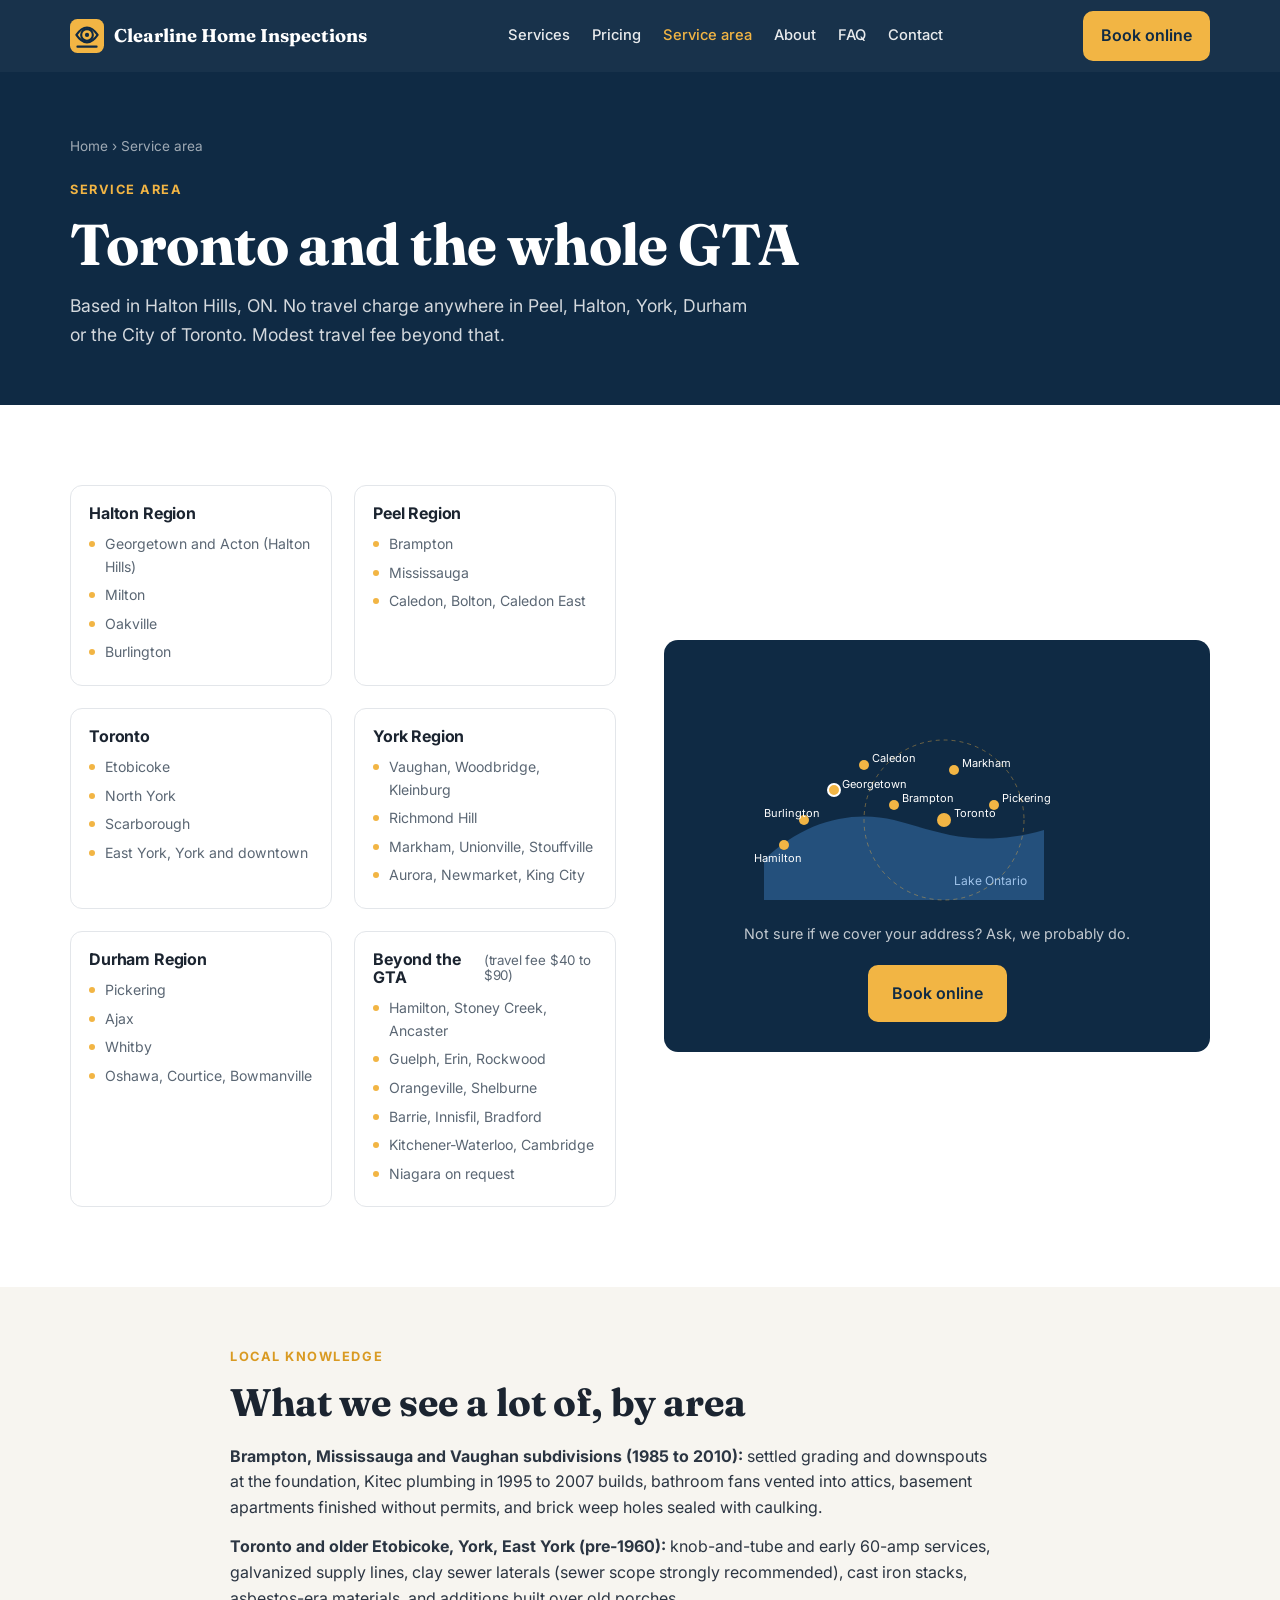
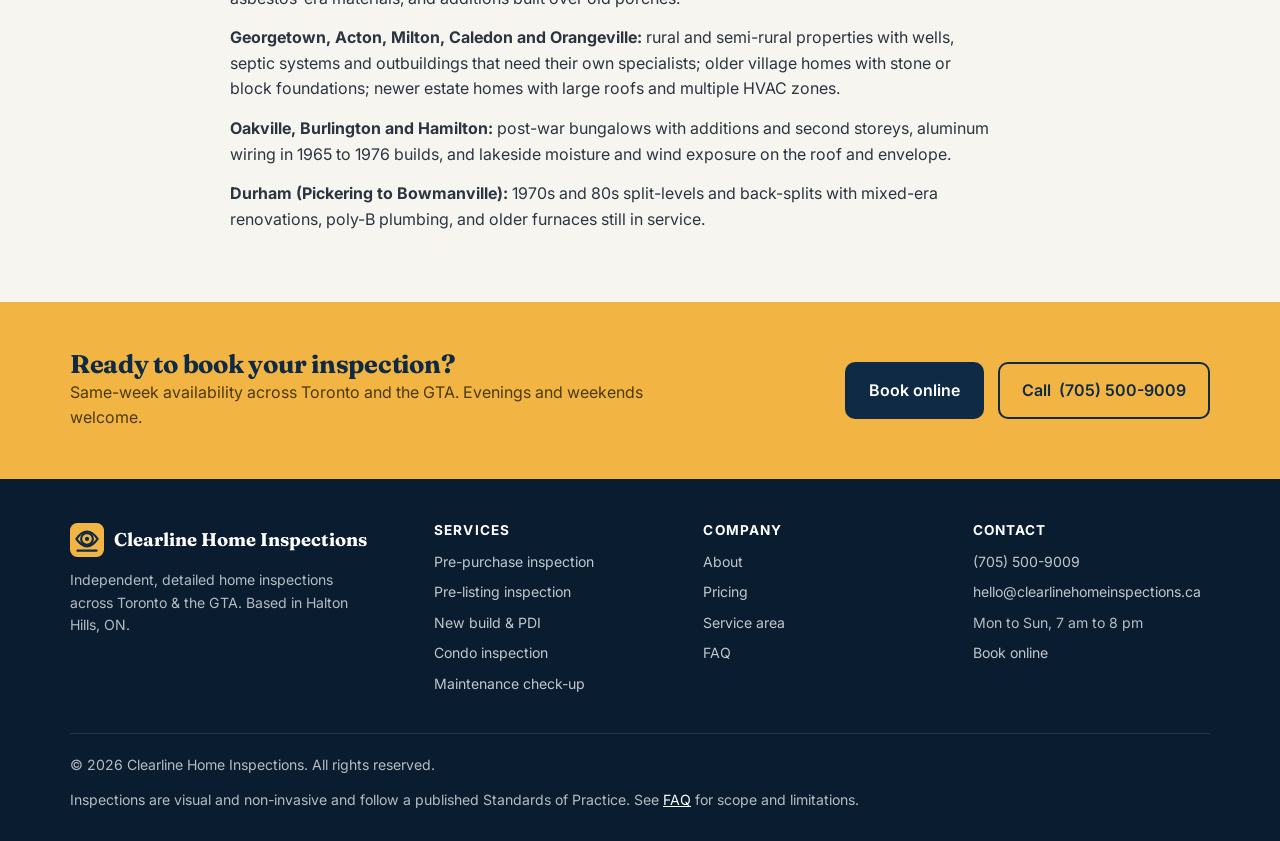
<file: service-area.html>
<!DOCTYPE html>
<html lang="en-CA">
<head>
<meta charset="utf-8">
<meta name="viewport" content="width=device-width, initial-scale=1">
<title>Service Area: Toronto, Peel, Halton, York & Durham | Clearline Home Inspections</title>
<meta name="description" content="Home inspections across Toronto and the GTA: Mississauga, Brampton, Caledon, Georgetown, Milton, Oakville, Burlington, Vaughan, Markham, Pickering, Ajax, Whitby, Oshawa and beyond.">
<meta property="og:title" content="Service Area: Toronto, Peel, Halton, York & Durham | Clearline Home Inspections">
<meta property="og:description" content="Home inspections across Toronto and the GTA: Mississauga, Brampton, Caledon, Georgetown, Milton, Oakville, Burlington, Vaughan, Markham, Pickering, Ajax, Whitby, Oshawa and beyond.">
<meta property="og:type" content="website">
<link rel="icon" href="data:image/svg+xml,%3Csvg xmlns='http://www.w3.org/2000/svg' viewBox='0 0 64 64'%3E%3Crect width='64' height='64' rx='14' fill='%230f2a44'/%3E%3Ccircle cx='32' cy='30' r='11' fill='none' stroke='%23f2b544' stroke-width='4'/%3E%3Ccircle cx='32' cy='30' r='4' fill='%23f2b544'/%3E%3Cpath d='M12 30c6-9 12-14 20-14s14 5 20 14c-6 9-12 14-20 14S18 39 12 30z' fill='none' stroke='%23f2b544' stroke-width='4' stroke-linejoin='round'/%3E%3C/svg%3E">
<link rel="preconnect" href="https://fonts.googleapis.com">
<link rel="preconnect" href="https://fonts.gstatic.com" crossorigin>
<link href="https://fonts.googleapis.com/css2?family=Inter:wght@400;500;600;700;800&family=Fraunces:opsz,wght@9..144,600;9..144,700&display=swap" rel="stylesheet">
<link rel="stylesheet" href="styles.css?v=202609280915">
</head>
<body>
<header class="site">
  <div class="container">
    <nav class="main">
      <a class="logo" href="index.html" aria-label="Home"><svg viewBox="0 0 64 64" aria-hidden="true"><rect width="64" height="64" rx="14" fill="#f2b544"/><circle cx="32" cy="30" r="11" fill="none" stroke="#0f2a44" stroke-width="4"/><circle cx="32" cy="30" r="4" fill="#0f2a44"/><path d="M12 30c6-9 12-14 20-14s14 5 20 14c-6 9-12 14-20 14S18 39 12 30z" fill="none" stroke="#0f2a44" stroke-width="4" stroke-linejoin="round"/><path d="M14 52h36" stroke="#0f2a44" stroke-width="4" stroke-linecap="round"/></svg><span class="brand-long" data-brand="name">Clearline Home Inspections</span><span class="brand-short" data-brand="short">Clearline</span></a>
      <ul class="navlinks" id="navlinks">
        <li><a href="services.html">Services</a></li>
        <li><a href="pricing.html">Pricing</a></li>
        <li><a href="service-area.html">Service area</a></li>
        <li><a href="about.html">About</a></li>
        <li><a href="faq.html">FAQ</a></li>
        <li><a href="contact.html">Contact</a></li>
      </ul>
      <div class="nav-cta">
        <a class="phone" data-brand="phone-link" href="tel:+17055009009"><span data-brand="phone">(705) 500-9009</span></a>
        <a class="btn btn-primary" href="book.html" style="padding:10px 16px">Book online</a>
        <button class="burger" aria-label="Open menu" aria-expanded="false" aria-controls="navlinks" onclick="toggleMenu()"><svg viewBox="0 0 24 24" width="26" height="26" fill="none" stroke="currentColor" stroke-width="2.4" stroke-linecap="round"><path d="M4 7h16M4 12h16M4 17h16"/></svg></button>
      </div>
    </nav>
  </div>
</header>
<main>
<section class="page-hero">
  <div class="container">
    <div class="crumbs"><a href="index.html">Home</a> › Service area</div>
    <span class="eyebrow">Service area</span>
    <h1>Toronto and the whole GTA</h1>
    <p class="lead">Based in <span data-brand="base">Halton Hills, ON</span>. No travel charge anywhere in Peel, Halton, York, Durham or the City of Toronto. Modest travel fee beyond that.</p>
  </div>
</section>

<section>
  <div class="container area-grid">
    <div>
      <div class="grid2">
        <div class="sys"><h3>Halton Region</h3><ul><li>Georgetown and Acton (Halton Hills)</li><li>Milton</li><li>Oakville</li><li>Burlington</li></ul></div>
        <div class="sys"><h3>Peel Region</h3><ul><li>Brampton</li><li>Mississauga</li><li>Caledon, Bolton, Caledon East</li></ul></div>
        <div class="sys"><h3>Toronto</h3><ul><li>Etobicoke</li><li>North York</li><li>Scarborough</li><li>East York, York and downtown</li></ul></div>
        <div class="sys"><h3>York Region</h3><ul><li>Vaughan, Woodbridge, Kleinburg</li><li>Richmond Hill</li><li>Markham, Unionville, Stouffville</li><li>Aurora, Newmarket, King City</li></ul></div>
        <div class="sys"><h3>Durham Region</h3><ul><li>Pickering</li><li>Ajax</li><li>Whitby</li><li>Oshawa, Courtice, Bowmanville</li></ul></div>
        <div class="sys"><h3>Beyond the GTA <small style="font-weight:400;color:var(--muted)">(travel fee $40 to $90)</small></h3><ul><li>Hamilton, Stoney Creek, Ancaster</li><li>Guelph, Erin, Rockwood</li><li>Orangeville, Shelburne</li><li>Barrie, Innisfil, Bradford</li><li>Kitchener-Waterloo, Cambridge</li><li>Niagara on request</li></ul></div>
      </div>
    </div>
    <div class="area-map side">
      <div>
        <svg viewBox="0 0 320 240" aria-hidden="true">
          <path d="M20 190 C60 150 110 140 150 150 S230 180 300 160 L300 230 L20 230 Z" fill="#24507c"/>
          <text x="210" y="215" fill="#9fc3ea" font-size="12" font-family="Inter">Lake Ontario</text>
          <g fill="#f2b544"><circle cx="90" cy="120" r="6" stroke="#fff" stroke-width="2"/><circle cx="150" cy="135" r="5"/><circle cx="200" cy="150" r="7"/><circle cx="250" cy="135" r="5"/><circle cx="60" cy="150" r="5"/><circle cx="120" cy="95" r="5"/><circle cx="210" cy="100" r="5"/><circle cx="40" cy="175" r="5"/></g>
          <g fill="#fff" font-size="11" font-family="Inter"><text x="98" y="118">Georgetown</text><text x="158" y="132">Brampton</text><text x="210" y="147">Toronto</text><text x="258" y="132">Pickering</text><text x="20" y="147">Burlington</text><text x="128" y="92">Caledon</text><text x="218" y="97">Markham</text><text x="10" y="192">Hamilton</text></g>
          <circle cx="200" cy="150" r="80" fill="none" stroke="#f2b544" stroke-opacity=".4" stroke-dasharray="4 4"/>
        </svg>
        <p class="mt12" style="font-size:.9rem;color:rgba(255,255,255,.75)">Not sure if we cover your address? Ask, we probably do.</p>
        <div class="mt20"><a class="btn btn-primary" href="book.html">Book online</a></div>
      </div>
    </div>
  </div>
</section>

<section class="includes tight">
  <div class="container narrow">
    <span class="eyebrow">Local knowledge</span>
    <h2>What we see a lot of, by area</h2>
    <div class="prose mt20">
      <p><b>Brampton, Mississauga and Vaughan subdivisions (1985 to 2010):</b> settled grading and downspouts at the foundation, Kitec plumbing in 1995 to 2007 builds, bathroom fans vented into attics, basement apartments finished without permits, and brick weep holes sealed with caulking.</p>
      <p><b>Toronto and older Etobicoke, York, East York (pre-1960):</b> knob-and-tube and early 60-amp services, galvanized supply lines, clay sewer laterals (sewer scope strongly recommended), cast iron stacks, asbestos-era materials, and additions built over old porches.</p>
      <p><b>Georgetown, Acton, Milton, Caledon and Orangeville:</b> rural and semi-rural properties with wells, septic systems and outbuildings that need their own specialists; older village homes with stone or block foundations; newer estate homes with large roofs and multiple HVAC zones.</p>
      <p><b>Oakville, Burlington and Hamilton:</b> post-war bungalows with additions and second storeys, aluminum wiring in 1965 to 1976 builds, and lakeside moisture and wind exposure on the roof and envelope.</p>
      <p><b>Durham (Pickering to Bowmanville):</b> 1970s and 80s split-levels and back-splits with mixed-era renovations, poly-B plumbing, and older furnaces still in service.</p>
    </div>
  </div>
</section>
<div class="cta-band">
  <div class="container">
    <div><h2>Ready to book your inspection?</h2><p>Same-week availability across Toronto and the GTA. Evenings and weekends welcome.</p></div>
    <div class="actions"><a class="btn btn-dark" href="book.html">Book online</a><a class="btn btn-outline" data-brand="phone-link" href="tel:+17055009009">Call <span data-brand="phone">(705) 500-9009</span></a></div>
  </div>
</div>
</main>
<footer class="site">
  <div class="container">
    <div class="foot-grid">
      <div>
        <a class="logo" href="index.html" style="color:#fff;margin-bottom:12px"><svg viewBox="0 0 64 64" aria-hidden="true"><rect width="64" height="64" rx="14" fill="#f2b544"/><circle cx="32" cy="30" r="11" fill="none" stroke="#0f2a44" stroke-width="4"/><circle cx="32" cy="30" r="4" fill="#0f2a44"/><path d="M12 30c6-9 12-14 20-14s14 5 20 14c-6 9-12 14-20 14S18 39 12 30z" fill="none" stroke="#0f2a44" stroke-width="4" stroke-linejoin="round"/><path d="M14 52h36" stroke="#0f2a44" stroke-width="4" stroke-linecap="round"/></svg><span data-brand="name">Clearline Home Inspections</span></a>
        <p style="max-width:34ch">Independent, detailed home inspections across <span data-brand="area">Toronto &amp; the GTA</span>. Based in <span data-brand="base">Halton Hills, ON</span>.</p>
      </div>
      <div><h4>Services</h4><ul>
        <li><a href="services-pre-purchase.html">Pre-purchase inspection</a></li>
        <li><a href="services-pre-listing.html">Pre-listing inspection</a></li>
        <li><a href="services-new-build-pdi.html">New build &amp; PDI</a></li>
        <li><a href="services-condo.html">Condo inspection</a></li>
        <li><a href="services-maintenance.html">Maintenance check-up</a></li>
      </ul></div>
      <div><h4>Company</h4><ul>
        <li><a href="about.html">About</a></li>
        <li><a href="pricing.html">Pricing</a></li>
        <li><a href="service-area.html">Service area</a></li>
        <li><a href="faq.html">FAQ</a></li>
      </ul></div>
      <div><h4>Contact</h4><ul>
        <li><a data-brand="phone-link" href="tel:+17055009009"><span data-brand="phone">(705) 500-9009</span></a></li>
        <li><a data-brand="email-link" href="mailto:hello@clearlinehomeinspections.ca"><span data-brand="email">hello@clearlinehomeinspections.ca</span></a></li>
        <li><span data-brand="hours">Mon to Sun, 7 am to 8 pm</span></li>
        <li><a href="book.html">Book online</a></li>
      </ul></div>
    </div>
    <div class="foot-bottom">
      <div>© <span id="yr"></span> <span data-brand="name">Clearline Home Inspections</span>. All rights reserved.</div>
      <div>Inspections are visual and non-invasive and follow a published Standards of Practice. See <a href="faq.html" style="color:#fff">FAQ</a> for scope and limitations.</div>
    </div>
  </div>
</footer>
<div class="toast" id="toast">Thanks! Opening your email app to send the request.</div>
<script src="site.js?v=202609280915"></script>
</body>
</html>
</file>
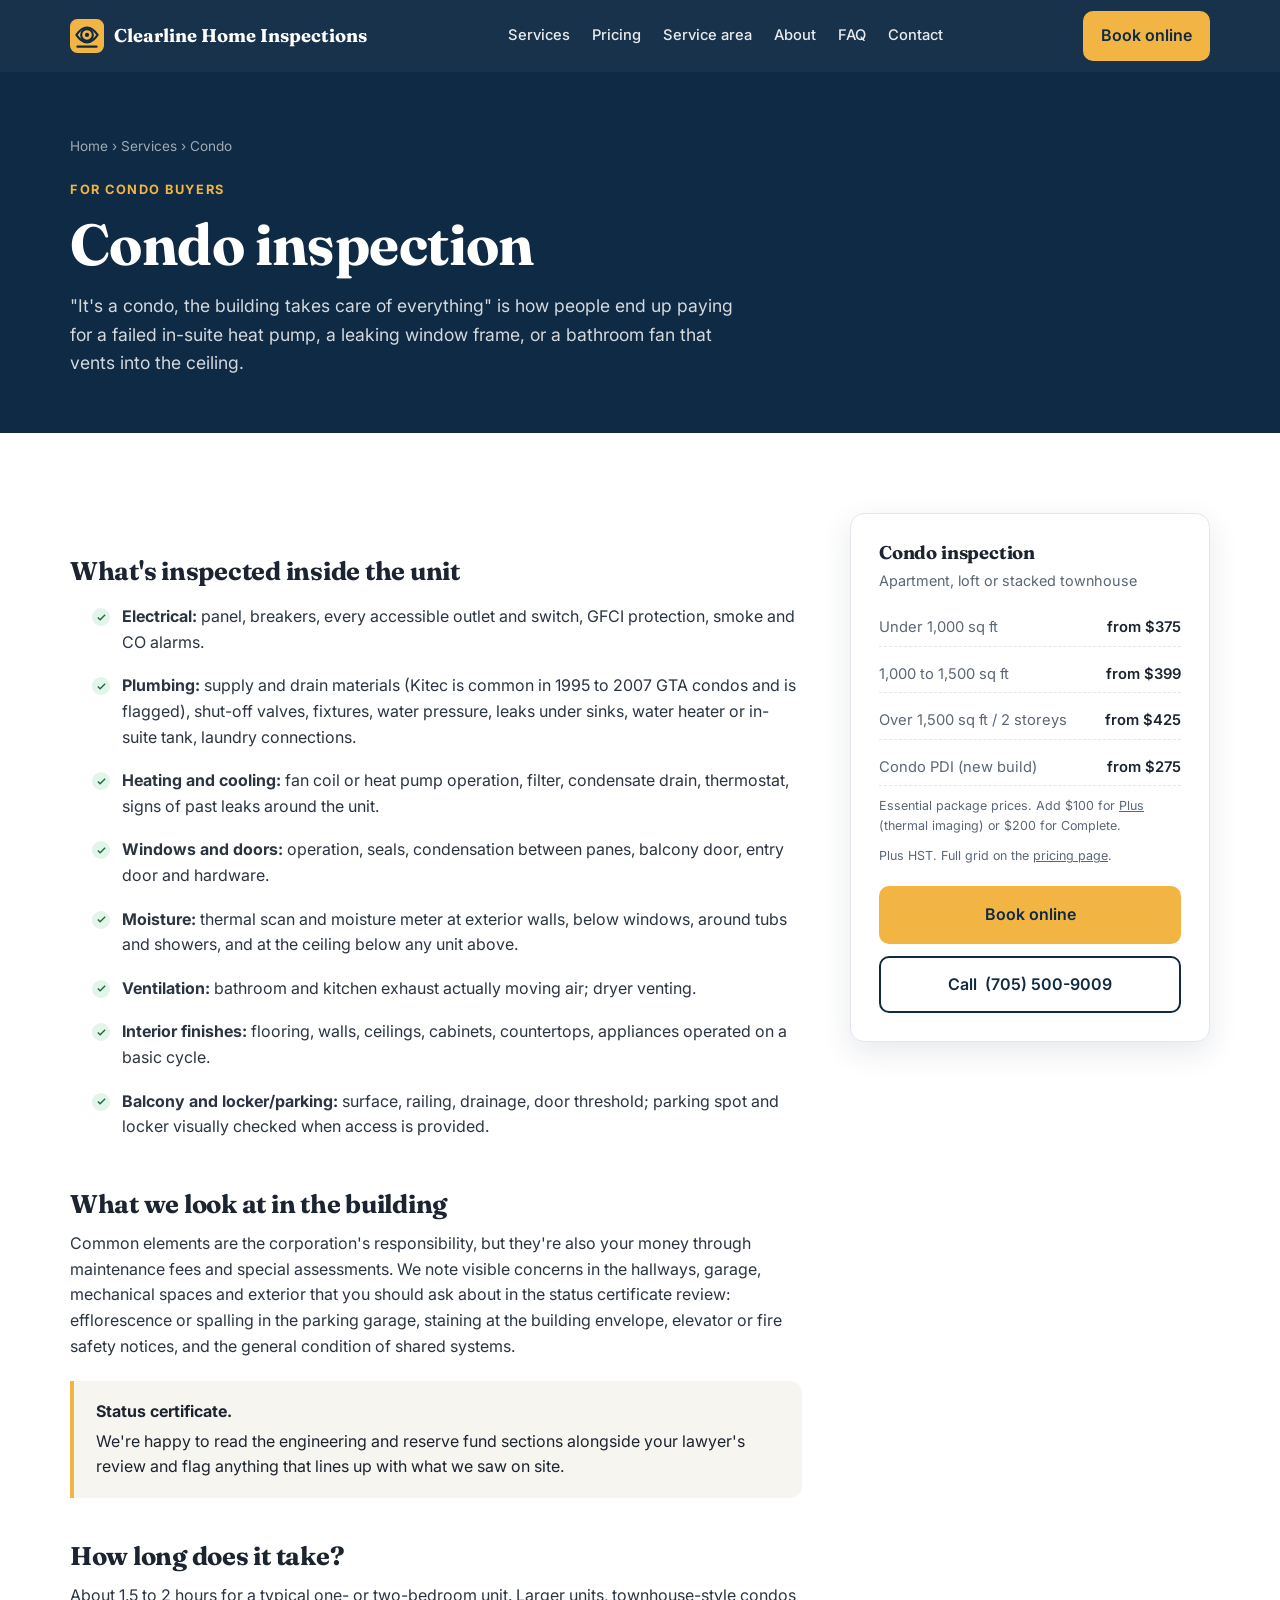
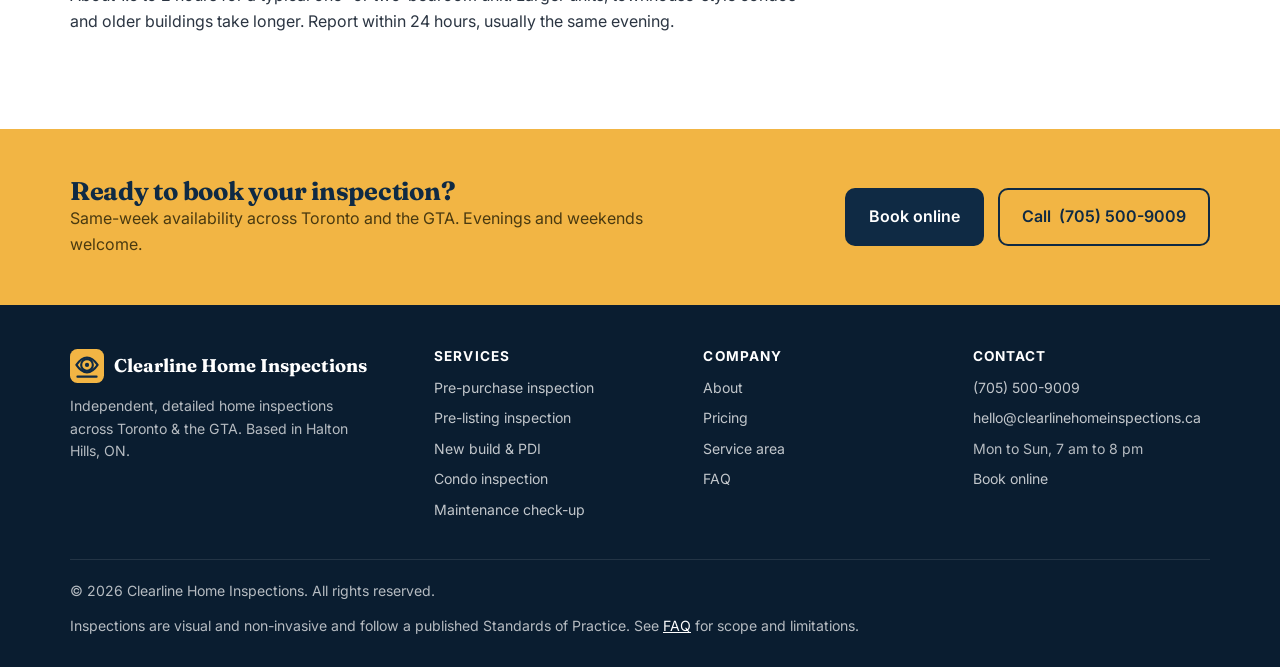
<file: services-condo.html>
<!DOCTYPE html>
<html lang="en-CA">
<head>
<meta charset="utf-8">
<meta name="viewport" content="width=device-width, initial-scale=1">
<title>Condo Inspection, Toronto & GTA | Clearline Home Inspections</title>
<meta name="description" content="Condo and apartment inspections covering everything inside the unit plus visible common-element concerns. Report within 24 hours. From $375.">
<meta property="og:title" content="Condo Inspection, Toronto & GTA | Clearline Home Inspections">
<meta property="og:description" content="Condo and apartment inspections covering everything inside the unit plus visible common-element concerns. Report within 24 hours. From $375.">
<meta property="og:type" content="website">
<link rel="icon" href="data:image/svg+xml,%3Csvg xmlns='http://www.w3.org/2000/svg' viewBox='0 0 64 64'%3E%3Crect width='64' height='64' rx='14' fill='%230f2a44'/%3E%3Ccircle cx='32' cy='30' r='11' fill='none' stroke='%23f2b544' stroke-width='4'/%3E%3Ccircle cx='32' cy='30' r='4' fill='%23f2b544'/%3E%3Cpath d='M12 30c6-9 12-14 20-14s14 5 20 14c-6 9-12 14-20 14S18 39 12 30z' fill='none' stroke='%23f2b544' stroke-width='4' stroke-linejoin='round'/%3E%3C/svg%3E">
<link rel="preconnect" href="https://fonts.googleapis.com">
<link rel="preconnect" href="https://fonts.gstatic.com" crossorigin>
<link href="https://fonts.googleapis.com/css2?family=Inter:wght@400;500;600;700;800&family=Fraunces:opsz,wght@9..144,600;9..144,700&display=swap" rel="stylesheet">
<link rel="stylesheet" href="styles.css?v=202609280915">
</head>
<body>
<header class="site">
  <div class="container">
    <nav class="main">
      <a class="logo" href="index.html" aria-label="Home"><svg viewBox="0 0 64 64" aria-hidden="true"><rect width="64" height="64" rx="14" fill="#f2b544"/><circle cx="32" cy="30" r="11" fill="none" stroke="#0f2a44" stroke-width="4"/><circle cx="32" cy="30" r="4" fill="#0f2a44"/><path d="M12 30c6-9 12-14 20-14s14 5 20 14c-6 9-12 14-20 14S18 39 12 30z" fill="none" stroke="#0f2a44" stroke-width="4" stroke-linejoin="round"/><path d="M14 52h36" stroke="#0f2a44" stroke-width="4" stroke-linecap="round"/></svg><span class="brand-long" data-brand="name">Clearline Home Inspections</span><span class="brand-short" data-brand="short">Clearline</span></a>
      <ul class="navlinks" id="navlinks">
        <li><a href="services.html">Services</a></li>
        <li><a href="pricing.html">Pricing</a></li>
        <li><a href="service-area.html">Service area</a></li>
        <li><a href="about.html">About</a></li>
        <li><a href="faq.html">FAQ</a></li>
        <li><a href="contact.html">Contact</a></li>
      </ul>
      <div class="nav-cta">
        <a class="phone" data-brand="phone-link" href="tel:+17055009009"><span data-brand="phone">(705) 500-9009</span></a>
        <a class="btn btn-primary" href="book.html" style="padding:10px 16px">Book online</a>
        <button class="burger" aria-label="Open menu" aria-expanded="false" aria-controls="navlinks" onclick="toggleMenu()"><svg viewBox="0 0 24 24" width="26" height="26" fill="none" stroke="currentColor" stroke-width="2.4" stroke-linecap="round"><path d="M4 7h16M4 12h16M4 17h16"/></svg></button>
      </div>
    </nav>
  </div>
</header>
<main>
<section class="page-hero">
  <div class="container">
    <div class="crumbs"><a href="index.html">Home</a> › <a href="services.html">Services</a> › Condo</div>
    <span class="eyebrow">For condo buyers</span>
    <h1>Condo inspection</h1>
    <p class="lead">"It's a condo, the building takes care of everything" is how people end up paying for a failed in-suite heat pump, a leaking window frame, or a bathroom fan that vents into the ceiling.</p>
  </div>
</section>

<section>
  <div class="container two-col">
    <div class="prose">
      <h2>What's inspected inside the unit</h2>
      <ul class="check-list">
        <li><b>Electrical:</b> panel, breakers, every accessible outlet and switch, GFCI protection, smoke and CO alarms.</li>
        <li><b>Plumbing:</b> supply and drain materials (Kitec is common in 1995 to 2007 GTA condos and is flagged), shut-off valves, fixtures, water pressure, leaks under sinks, water heater or in-suite tank, laundry connections.</li>
        <li><b>Heating and cooling:</b> fan coil or heat pump operation, filter, condensate drain, thermostat, signs of past leaks around the unit.</li>
        <li><b>Windows and doors:</b> operation, seals, condensation between panes, balcony door, entry door and hardware.</li>
        <li><b>Moisture:</b> thermal scan and moisture meter at exterior walls, below windows, around tubs and showers, and at the ceiling below any unit above.</li>
        <li><b>Ventilation:</b> bathroom and kitchen exhaust actually moving air; dryer venting.</li>
        <li><b>Interior finishes:</b> flooring, walls, ceilings, cabinets, countertops, appliances operated on a basic cycle.</li>
        <li><b>Balcony and locker/parking:</b> surface, railing, drainage, door threshold; parking spot and locker visually checked when access is provided.</li>
      </ul>

      <h2>What we look at in the building</h2>
      <p>Common elements are the corporation's responsibility, but they're also your money through maintenance fees and special assessments. We note visible concerns in the hallways, garage, mechanical spaces and exterior that you should ask about in the status certificate review: efflorescence or spalling in the parking garage, staining at the building envelope, elevator or fire safety notices, and the general condition of shared systems.</p>

      <div class="callout"><b>Status certificate.</b> We're happy to read the engineering and reserve fund sections alongside your lawyer's review and flag anything that lines up with what we saw on site.</div>

      <h2>How long does it take?</h2>
      <p>About 1.5 to 2 hours for a typical one- or two-bedroom unit. Larger units, townhouse-style condos and older buildings take longer. Report within 24 hours, usually the same evening.</p>
    </div>

    <aside class="side">
      <div class="quote-card">
        <h3>Condo inspection</h3>
        <div class="sub">Apartment, loft or stacked townhouse</div>
        <div class="rpt-info" style="grid-template-columns:1fr">
          <div><span>Under 1,000 sq ft</span><span>from $375</span></div>
          <div><span>1,000 to 1,500 sq ft</span><span>from $399</span></div>
          <div><span>Over 1,500 sq ft / 2 storeys</span><span>from $425</span></div>
          <div><span>Condo PDI (new build)</span><span>from $275</span></div>
        </div>
        <p class="fine">Essential package prices. Add $100 for <a href="pricing.html#packages">Plus</a> (thermal imaging) or $200 for Complete.</p>
        <p class="fine">Plus HST. Full grid on the <a href="pricing.html">pricing page</a>.</p>
        <div class="mt20 actions"><a class="btn btn-primary" href="book.html" style="width:100%;justify-content:center">Book online</a></div>
        <div class="mt12 actions"><a class="btn btn-outline" data-brand="phone-link" href="tel:+17055009009" style="width:100%;justify-content:center">Call <span data-brand="phone">(705) 500-9009</span></a></div>
      </div>
    </aside>
  </div>
</section>
<div class="cta-band">
  <div class="container">
    <div><h2>Ready to book your inspection?</h2><p>Same-week availability across Toronto and the GTA. Evenings and weekends welcome.</p></div>
    <div class="actions"><a class="btn btn-dark" href="book.html">Book online</a><a class="btn btn-outline" data-brand="phone-link" href="tel:+17055009009">Call <span data-brand="phone">(705) 500-9009</span></a></div>
  </div>
</div>
</main>
<footer class="site">
  <div class="container">
    <div class="foot-grid">
      <div>
        <a class="logo" href="index.html" style="color:#fff;margin-bottom:12px"><svg viewBox="0 0 64 64" aria-hidden="true"><rect width="64" height="64" rx="14" fill="#f2b544"/><circle cx="32" cy="30" r="11" fill="none" stroke="#0f2a44" stroke-width="4"/><circle cx="32" cy="30" r="4" fill="#0f2a44"/><path d="M12 30c6-9 12-14 20-14s14 5 20 14c-6 9-12 14-20 14S18 39 12 30z" fill="none" stroke="#0f2a44" stroke-width="4" stroke-linejoin="round"/><path d="M14 52h36" stroke="#0f2a44" stroke-width="4" stroke-linecap="round"/></svg><span data-brand="name">Clearline Home Inspections</span></a>
        <p style="max-width:34ch">Independent, detailed home inspections across <span data-brand="area">Toronto &amp; the GTA</span>. Based in <span data-brand="base">Halton Hills, ON</span>.</p>
      </div>
      <div><h4>Services</h4><ul>
        <li><a href="services-pre-purchase.html">Pre-purchase inspection</a></li>
        <li><a href="services-pre-listing.html">Pre-listing inspection</a></li>
        <li><a href="services-new-build-pdi.html">New build &amp; PDI</a></li>
        <li><a href="services-condo.html">Condo inspection</a></li>
        <li><a href="services-maintenance.html">Maintenance check-up</a></li>
      </ul></div>
      <div><h4>Company</h4><ul>
        <li><a href="about.html">About</a></li>
        <li><a href="pricing.html">Pricing</a></li>
        <li><a href="service-area.html">Service area</a></li>
        <li><a href="faq.html">FAQ</a></li>
      </ul></div>
      <div><h4>Contact</h4><ul>
        <li><a data-brand="phone-link" href="tel:+17055009009"><span data-brand="phone">(705) 500-9009</span></a></li>
        <li><a data-brand="email-link" href="mailto:hello@clearlinehomeinspections.ca"><span data-brand="email">hello@clearlinehomeinspections.ca</span></a></li>
        <li><span data-brand="hours">Mon to Sun, 7 am to 8 pm</span></li>
        <li><a href="book.html">Book online</a></li>
      </ul></div>
    </div>
    <div class="foot-bottom">
      <div>© <span id="yr"></span> <span data-brand="name">Clearline Home Inspections</span>. All rights reserved.</div>
      <div>Inspections are visual and non-invasive and follow a published Standards of Practice. See <a href="faq.html" style="color:#fff">FAQ</a> for scope and limitations.</div>
    </div>
  </div>
</footer>
<div class="toast" id="toast">Thanks! Opening your email app to send the request.</div>
<script src="site.js?v=202609280915"></script>
</body>
</html>
</file>
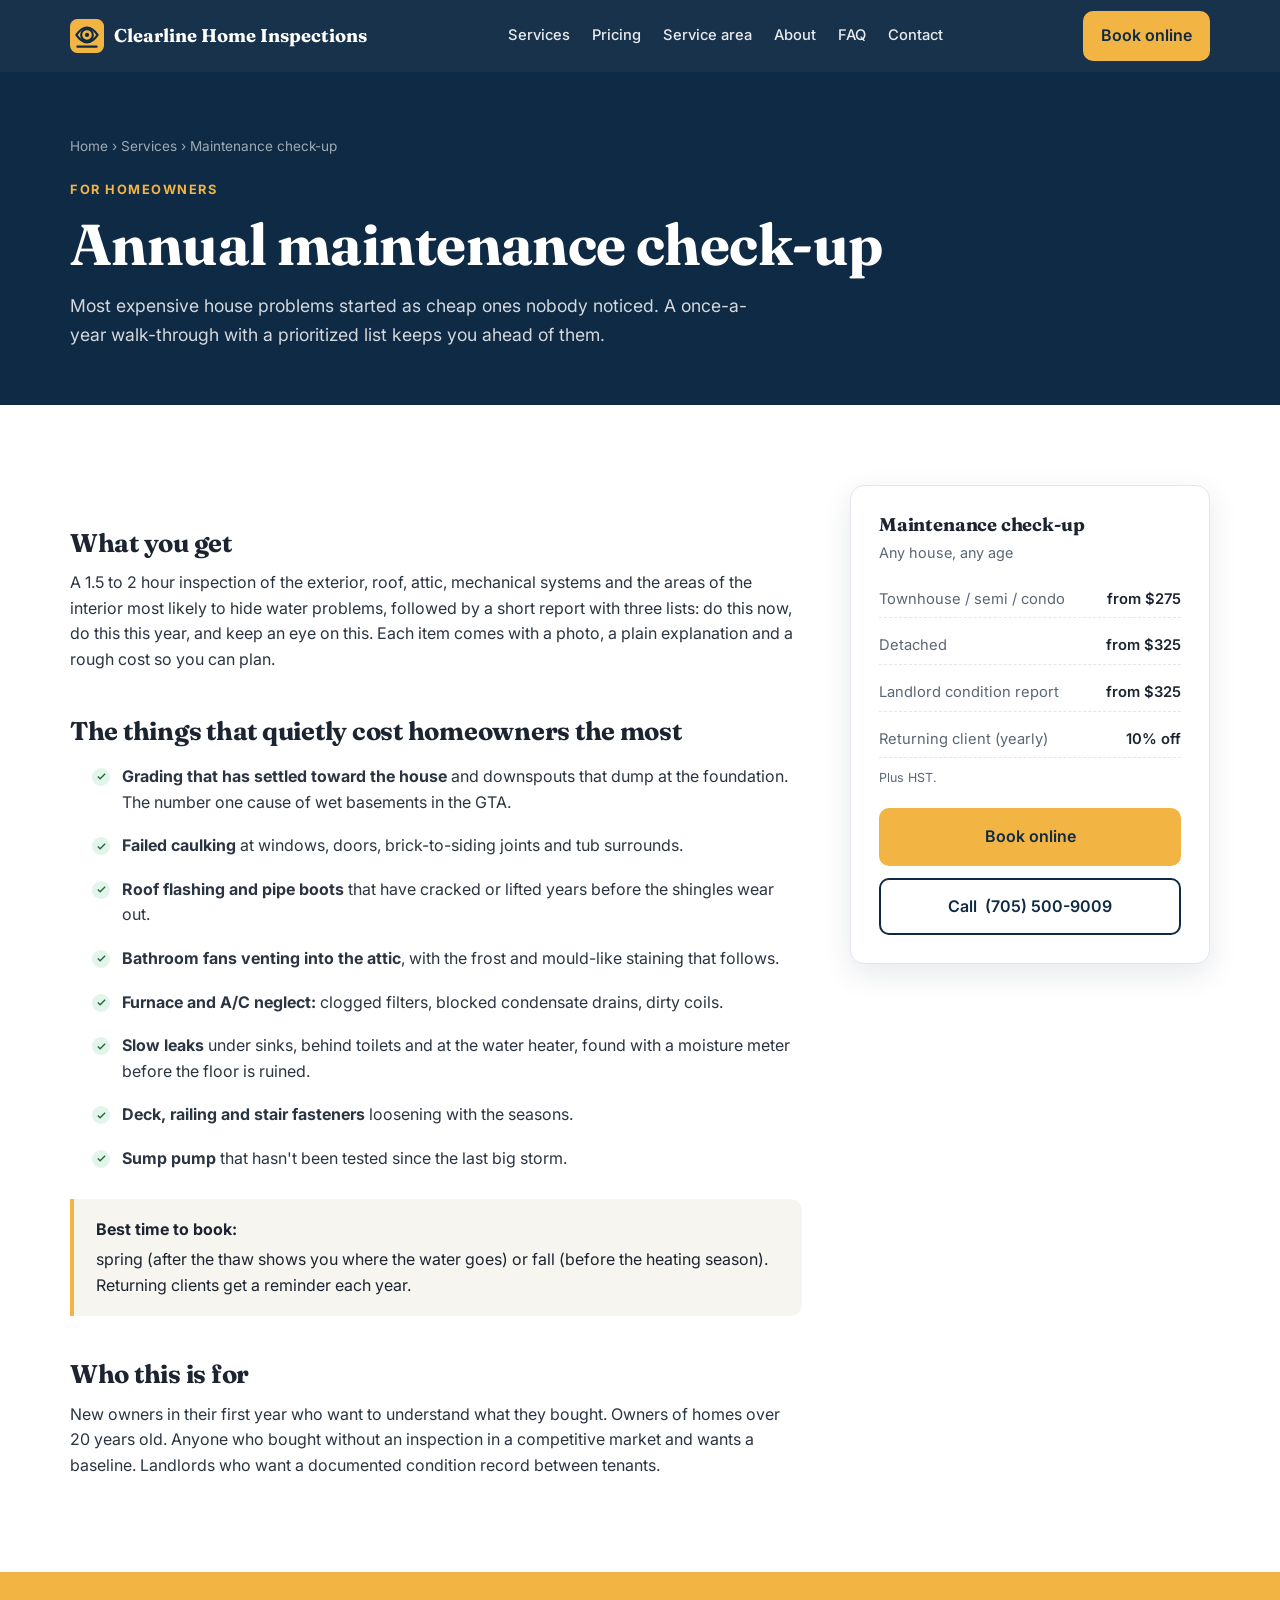
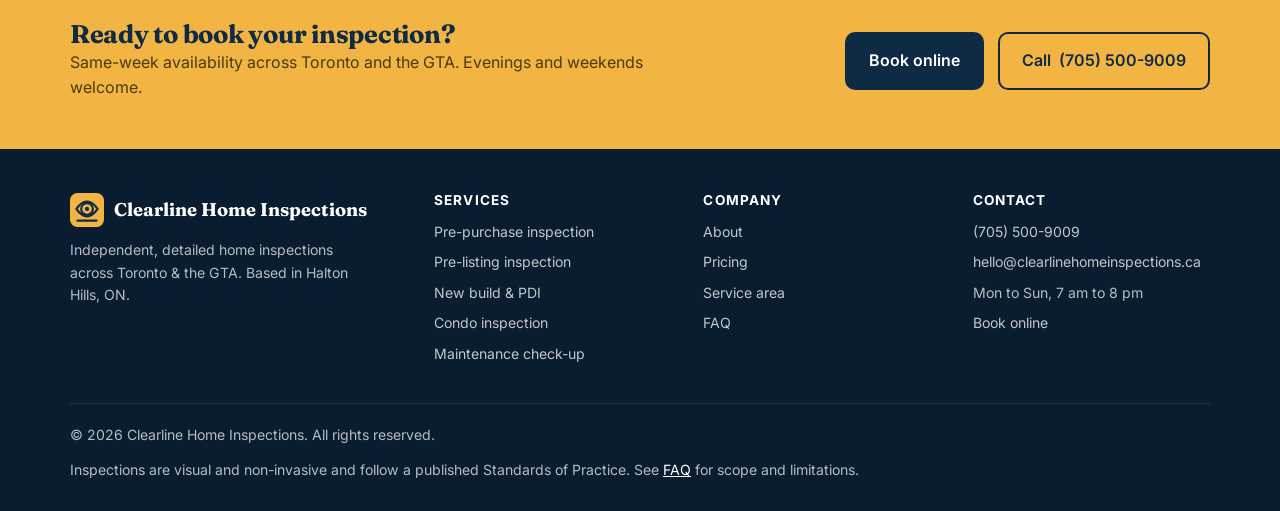
<file: services-maintenance.html>
<!DOCTYPE html>
<html lang="en-CA">
<head>
<meta charset="utf-8">
<meta name="viewport" content="width=device-width, initial-scale=1">
<title>Annual Home Maintenance Inspection, Toronto & GTA | Clearline Home Inspections</title>
<meta name="description" content="A yearly check-up for homeowners with a prioritized to-do list. Catch grading, flashing, caulking and venting problems before they become expensive. From $275.">
<meta property="og:title" content="Annual Home Maintenance Inspection, Toronto & GTA | Clearline Home Inspections">
<meta property="og:description" content="A yearly check-up for homeowners with a prioritized to-do list. Catch grading, flashing, caulking and venting problems before they become expensive. From $275.">
<meta property="og:type" content="website">
<link rel="icon" href="data:image/svg+xml,%3Csvg xmlns='http://www.w3.org/2000/svg' viewBox='0 0 64 64'%3E%3Crect width='64' height='64' rx='14' fill='%230f2a44'/%3E%3Ccircle cx='32' cy='30' r='11' fill='none' stroke='%23f2b544' stroke-width='4'/%3E%3Ccircle cx='32' cy='30' r='4' fill='%23f2b544'/%3E%3Cpath d='M12 30c6-9 12-14 20-14s14 5 20 14c-6 9-12 14-20 14S18 39 12 30z' fill='none' stroke='%23f2b544' stroke-width='4' stroke-linejoin='round'/%3E%3C/svg%3E">
<link rel="preconnect" href="https://fonts.googleapis.com">
<link rel="preconnect" href="https://fonts.gstatic.com" crossorigin>
<link href="https://fonts.googleapis.com/css2?family=Inter:wght@400;500;600;700;800&family=Fraunces:opsz,wght@9..144,600;9..144,700&display=swap" rel="stylesheet">
<link rel="stylesheet" href="styles.css?v=202609280915">
</head>
<body>
<header class="site">
  <div class="container">
    <nav class="main">
      <a class="logo" href="index.html" aria-label="Home"><svg viewBox="0 0 64 64" aria-hidden="true"><rect width="64" height="64" rx="14" fill="#f2b544"/><circle cx="32" cy="30" r="11" fill="none" stroke="#0f2a44" stroke-width="4"/><circle cx="32" cy="30" r="4" fill="#0f2a44"/><path d="M12 30c6-9 12-14 20-14s14 5 20 14c-6 9-12 14-20 14S18 39 12 30z" fill="none" stroke="#0f2a44" stroke-width="4" stroke-linejoin="round"/><path d="M14 52h36" stroke="#0f2a44" stroke-width="4" stroke-linecap="round"/></svg><span class="brand-long" data-brand="name">Clearline Home Inspections</span><span class="brand-short" data-brand="short">Clearline</span></a>
      <ul class="navlinks" id="navlinks">
        <li><a href="services.html">Services</a></li>
        <li><a href="pricing.html">Pricing</a></li>
        <li><a href="service-area.html">Service area</a></li>
        <li><a href="about.html">About</a></li>
        <li><a href="faq.html">FAQ</a></li>
        <li><a href="contact.html">Contact</a></li>
      </ul>
      <div class="nav-cta">
        <a class="phone" data-brand="phone-link" href="tel:+17055009009"><span data-brand="phone">(705) 500-9009</span></a>
        <a class="btn btn-primary" href="book.html" style="padding:10px 16px">Book online</a>
        <button class="burger" aria-label="Open menu" aria-expanded="false" aria-controls="navlinks" onclick="toggleMenu()"><svg viewBox="0 0 24 24" width="26" height="26" fill="none" stroke="currentColor" stroke-width="2.4" stroke-linecap="round"><path d="M4 7h16M4 12h16M4 17h16"/></svg></button>
      </div>
    </nav>
  </div>
</header>
<main>
<section class="page-hero">
  <div class="container">
    <div class="crumbs"><a href="index.html">Home</a> › <a href="services.html">Services</a> › Maintenance check-up</div>
    <span class="eyebrow">For homeowners</span>
    <h1>Annual maintenance check-up</h1>
    <p class="lead">Most expensive house problems started as cheap ones nobody noticed. A once-a-year walk-through with a prioritized list keeps you ahead of them.</p>
  </div>
</section>

<section>
  <div class="container two-col">
    <div class="prose">
      <h2>What you get</h2>
      <p>A 1.5 to 2 hour inspection of the exterior, roof, attic, mechanical systems and the areas of the interior most likely to hide water problems, followed by a short report with three lists: do this now, do this this year, and keep an eye on this. Each item comes with a photo, a plain explanation and a rough cost so you can plan.</p>

      <h2>The things that quietly cost homeowners the most</h2>
      <ul class="check-list">
        <li><b>Grading that has settled toward the house</b> and downspouts that dump at the foundation. The number one cause of wet basements in the GTA.</li>
        <li><b>Failed caulking</b> at windows, doors, brick-to-siding joints and tub surrounds.</li>
        <li><b>Roof flashing and pipe boots</b> that have cracked or lifted years before the shingles wear out.</li>
        <li><b>Bathroom fans venting into the attic</b>, with the frost and mould-like staining that follows.</li>
        <li><b>Furnace and A/C neglect:</b> clogged filters, blocked condensate drains, dirty coils.</li>
        <li><b>Slow leaks</b> under sinks, behind toilets and at the water heater, found with a moisture meter before the floor is ruined.</li>
        <li><b>Deck, railing and stair fasteners</b> loosening with the seasons.</li>
        <li><b>Sump pump</b> that hasn't been tested since the last big storm.</li>
      </ul>

      <div class="callout"><b>Best time to book:</b> spring (after the thaw shows you where the water goes) or fall (before the heating season). Returning clients get a reminder each year.</div>

      <h2>Who this is for</h2>
      <p>New owners in their first year who want to understand what they bought. Owners of homes over 20 years old. Anyone who bought without an inspection in a competitive market and wants a baseline. Landlords who want a documented condition record between tenants.</p>
    </div>

    <aside class="side">
      <div class="quote-card">
        <h3>Maintenance check-up</h3>
        <div class="sub">Any house, any age</div>
        <div class="rpt-info" style="grid-template-columns:1fr">
          <div><span>Townhouse / semi / condo</span><span>from $275</span></div>
          <div><span>Detached</span><span>from $325</span></div>
          <div><span>Landlord condition report</span><span>from $325</span></div>
          <div><span>Returning client (yearly)</span><span>10% off</span></div>
        </div>
        <p class="fine">Plus HST.</p>
        <div class="mt20 actions"><a class="btn btn-primary" href="book.html" style="width:100%;justify-content:center">Book online</a></div>
        <div class="mt12 actions"><a class="btn btn-outline" data-brand="phone-link" href="tel:+17055009009" style="width:100%;justify-content:center">Call <span data-brand="phone">(705) 500-9009</span></a></div>
      </div>
    </aside>
  </div>
</section>
<div class="cta-band">
  <div class="container">
    <div><h2>Ready to book your inspection?</h2><p>Same-week availability across Toronto and the GTA. Evenings and weekends welcome.</p></div>
    <div class="actions"><a class="btn btn-dark" href="book.html">Book online</a><a class="btn btn-outline" data-brand="phone-link" href="tel:+17055009009">Call <span data-brand="phone">(705) 500-9009</span></a></div>
  </div>
</div>
</main>
<footer class="site">
  <div class="container">
    <div class="foot-grid">
      <div>
        <a class="logo" href="index.html" style="color:#fff;margin-bottom:12px"><svg viewBox="0 0 64 64" aria-hidden="true"><rect width="64" height="64" rx="14" fill="#f2b544"/><circle cx="32" cy="30" r="11" fill="none" stroke="#0f2a44" stroke-width="4"/><circle cx="32" cy="30" r="4" fill="#0f2a44"/><path d="M12 30c6-9 12-14 20-14s14 5 20 14c-6 9-12 14-20 14S18 39 12 30z" fill="none" stroke="#0f2a44" stroke-width="4" stroke-linejoin="round"/><path d="M14 52h36" stroke="#0f2a44" stroke-width="4" stroke-linecap="round"/></svg><span data-brand="name">Clearline Home Inspections</span></a>
        <p style="max-width:34ch">Independent, detailed home inspections across <span data-brand="area">Toronto &amp; the GTA</span>. Based in <span data-brand="base">Halton Hills, ON</span>.</p>
      </div>
      <div><h4>Services</h4><ul>
        <li><a href="services-pre-purchase.html">Pre-purchase inspection</a></li>
        <li><a href="services-pre-listing.html">Pre-listing inspection</a></li>
        <li><a href="services-new-build-pdi.html">New build &amp; PDI</a></li>
        <li><a href="services-condo.html">Condo inspection</a></li>
        <li><a href="services-maintenance.html">Maintenance check-up</a></li>
      </ul></div>
      <div><h4>Company</h4><ul>
        <li><a href="about.html">About</a></li>
        <li><a href="pricing.html">Pricing</a></li>
        <li><a href="service-area.html">Service area</a></li>
        <li><a href="faq.html">FAQ</a></li>
      </ul></div>
      <div><h4>Contact</h4><ul>
        <li><a data-brand="phone-link" href="tel:+17055009009"><span data-brand="phone">(705) 500-9009</span></a></li>
        <li><a data-brand="email-link" href="mailto:hello@clearlinehomeinspections.ca"><span data-brand="email">hello@clearlinehomeinspections.ca</span></a></li>
        <li><span data-brand="hours">Mon to Sun, 7 am to 8 pm</span></li>
        <li><a href="book.html">Book online</a></li>
      </ul></div>
    </div>
    <div class="foot-bottom">
      <div>© <span id="yr"></span> <span data-brand="name">Clearline Home Inspections</span>. All rights reserved.</div>
      <div>Inspections are visual and non-invasive and follow a published Standards of Practice. See <a href="faq.html" style="color:#fff">FAQ</a> for scope and limitations.</div>
    </div>
  </div>
</footer>
<div class="toast" id="toast">Thanks! Opening your email app to send the request.</div>
<script src="site.js?v=202609280915"></script>
</body>
</html>
</file>
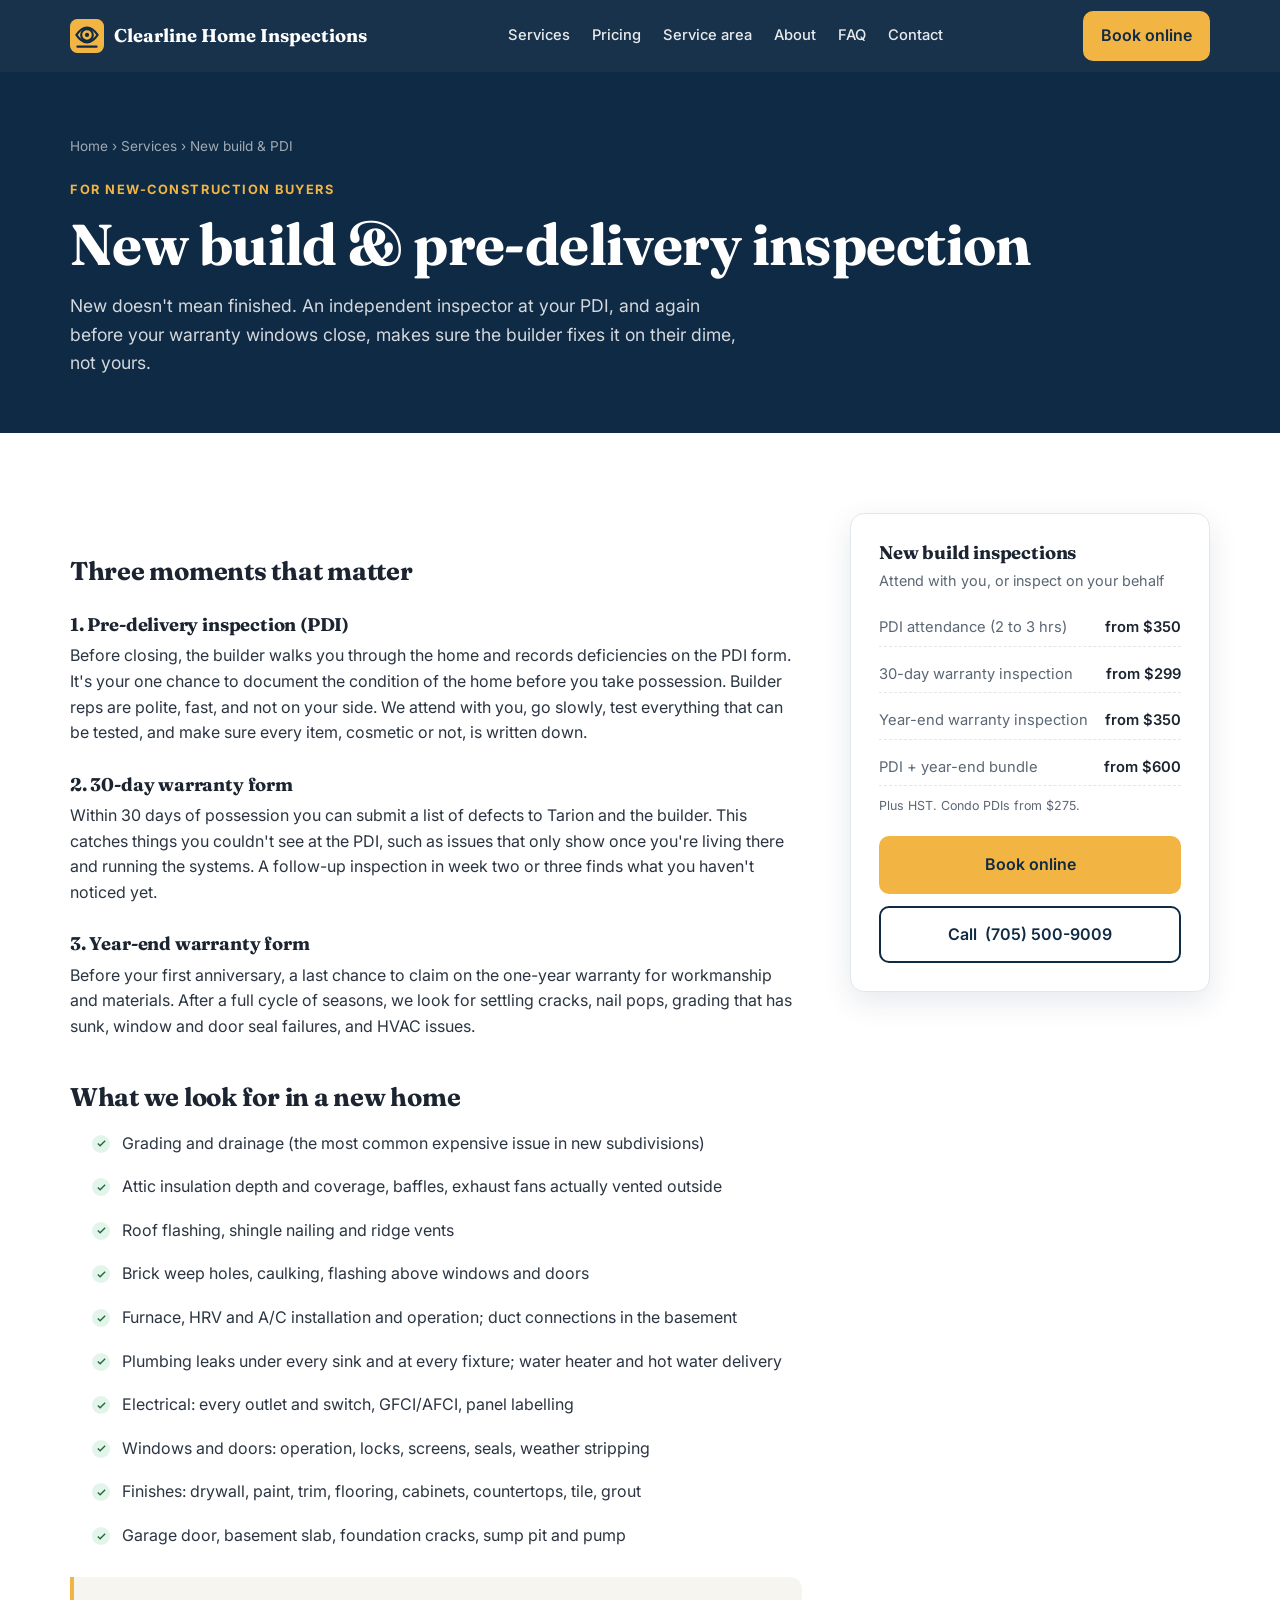
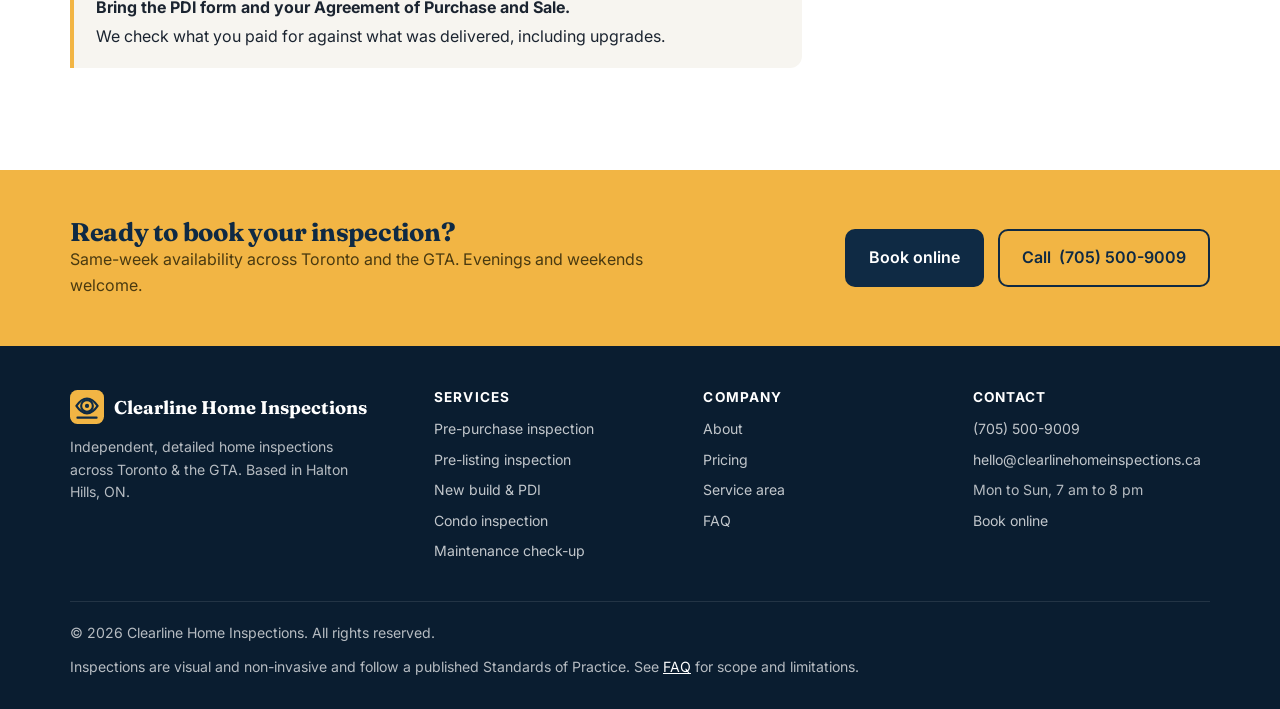
<file: services-new-build-pdi.html>
<!DOCTYPE html>
<html lang="en-CA">
<head>
<meta charset="utf-8">
<meta name="viewport" content="width=device-width, initial-scale=1">
<title>New Build & PDI Inspection, Toronto & GTA | Clearline Home Inspections</title>
<meta name="description" content="Independent pre-delivery inspection (PDI) for new homes, plus 30-day and year-end Tarion warranty inspections. Get every deficiency on the builder's list. From $350.">
<meta property="og:title" content="New Build & PDI Inspection, Toronto & GTA | Clearline Home Inspections">
<meta property="og:description" content="Independent pre-delivery inspection (PDI) for new homes, plus 30-day and year-end Tarion warranty inspections. Get every deficiency on the builder's list. From $350.">
<meta property="og:type" content="website">
<link rel="icon" href="data:image/svg+xml,%3Csvg xmlns='http://www.w3.org/2000/svg' viewBox='0 0 64 64'%3E%3Crect width='64' height='64' rx='14' fill='%230f2a44'/%3E%3Ccircle cx='32' cy='30' r='11' fill='none' stroke='%23f2b544' stroke-width='4'/%3E%3Ccircle cx='32' cy='30' r='4' fill='%23f2b544'/%3E%3Cpath d='M12 30c6-9 12-14 20-14s14 5 20 14c-6 9-12 14-20 14S18 39 12 30z' fill='none' stroke='%23f2b544' stroke-width='4' stroke-linejoin='round'/%3E%3C/svg%3E">
<link rel="preconnect" href="https://fonts.googleapis.com">
<link rel="preconnect" href="https://fonts.gstatic.com" crossorigin>
<link href="https://fonts.googleapis.com/css2?family=Inter:wght@400;500;600;700;800&family=Fraunces:opsz,wght@9..144,600;9..144,700&display=swap" rel="stylesheet">
<link rel="stylesheet" href="styles.css?v=202609280915">
</head>
<body>
<header class="site">
  <div class="container">
    <nav class="main">
      <a class="logo" href="index.html" aria-label="Home"><svg viewBox="0 0 64 64" aria-hidden="true"><rect width="64" height="64" rx="14" fill="#f2b544"/><circle cx="32" cy="30" r="11" fill="none" stroke="#0f2a44" stroke-width="4"/><circle cx="32" cy="30" r="4" fill="#0f2a44"/><path d="M12 30c6-9 12-14 20-14s14 5 20 14c-6 9-12 14-20 14S18 39 12 30z" fill="none" stroke="#0f2a44" stroke-width="4" stroke-linejoin="round"/><path d="M14 52h36" stroke="#0f2a44" stroke-width="4" stroke-linecap="round"/></svg><span class="brand-long" data-brand="name">Clearline Home Inspections</span><span class="brand-short" data-brand="short">Clearline</span></a>
      <ul class="navlinks" id="navlinks">
        <li><a href="services.html">Services</a></li>
        <li><a href="pricing.html">Pricing</a></li>
        <li><a href="service-area.html">Service area</a></li>
        <li><a href="about.html">About</a></li>
        <li><a href="faq.html">FAQ</a></li>
        <li><a href="contact.html">Contact</a></li>
      </ul>
      <div class="nav-cta">
        <a class="phone" data-brand="phone-link" href="tel:+17055009009"><span data-brand="phone">(705) 500-9009</span></a>
        <a class="btn btn-primary" href="book.html" style="padding:10px 16px">Book online</a>
        <button class="burger" aria-label="Open menu" aria-expanded="false" aria-controls="navlinks" onclick="toggleMenu()"><svg viewBox="0 0 24 24" width="26" height="26" fill="none" stroke="currentColor" stroke-width="2.4" stroke-linecap="round"><path d="M4 7h16M4 12h16M4 17h16"/></svg></button>
      </div>
    </nav>
  </div>
</header>
<main>
<section class="page-hero">
  <div class="container">
    <div class="crumbs"><a href="index.html">Home</a> › <a href="services.html">Services</a> › New build &amp; PDI</div>
    <span class="eyebrow">For new-construction buyers</span>
    <h1>New build &amp; pre-delivery inspection</h1>
    <p class="lead">New doesn't mean finished. An independent inspector at your PDI, and again before your warranty windows close, makes sure the builder fixes it on their dime, not yours.</p>
  </div>
</section>

<section>
  <div class="container two-col">
    <div class="prose">
      <h2>Three moments that matter</h2>
      <h3>1. Pre-delivery inspection (PDI)</h3>
      <p>Before closing, the builder walks you through the home and records deficiencies on the PDI form. It's your one chance to document the condition of the home before you take possession. Builder reps are polite, fast, and not on your side. We attend with you, go slowly, test everything that can be tested, and make sure every item, cosmetic or not, is written down.</p>
      <h3>2. 30-day warranty form</h3>
      <p>Within 30 days of possession you can submit a list of defects to Tarion and the builder. This catches things you couldn't see at the PDI, such as issues that only show once you're living there and running the systems. A follow-up inspection in week two or three finds what you haven't noticed yet.</p>
      <h3>3. Year-end warranty form</h3>
      <p>Before your first anniversary, a last chance to claim on the one-year warranty for workmanship and materials. After a full cycle of seasons, we look for settling cracks, nail pops, grading that has sunk, window and door seal failures, and HVAC issues.</p>

      <h2>What we look for in a new home</h2>
      <ul class="check-list">
        <li>Grading and drainage (the most common expensive issue in new subdivisions)</li>
        <li>Attic insulation depth and coverage, baffles, exhaust fans actually vented outside</li>
        <li>Roof flashing, shingle nailing and ridge vents</li>
        <li>Brick weep holes, caulking, flashing above windows and doors</li>
        <li>Furnace, HRV and A/C installation and operation; duct connections in the basement</li>
        <li>Plumbing leaks under every sink and at every fixture; water heater and hot water delivery</li>
        <li>Electrical: every outlet and switch, GFCI/AFCI, panel labelling</li>
        <li>Windows and doors: operation, locks, screens, seals, weather stripping</li>
        <li>Finishes: drywall, paint, trim, flooring, cabinets, countertops, tile, grout</li>
        <li>Garage door, basement slab, foundation cracks, sump pit and pump</li>
      </ul>

      <div class="callout"><b>Bring the PDI form and your Agreement of Purchase and Sale.</b> We check what you paid for against what was delivered, including upgrades.</div>
    </div>

    <aside class="side">
      <div class="quote-card">
        <h3>New build inspections</h3>
        <div class="sub">Attend with you, or inspect on your behalf</div>
        <div class="rpt-info" style="grid-template-columns:1fr">
          <div><span>PDI attendance (2 to 3 hrs)</span><span>from $350</span></div>
          <div><span>30-day warranty inspection</span><span>from $299</span></div>
          <div><span>Year-end warranty inspection</span><span>from $350</span></div>
          <div><span>PDI + year-end bundle</span><span>from $600</span></div>
        </div>
        <p class="fine">Plus HST. Condo PDIs from $275.</p>
        <div class="mt20 actions"><a class="btn btn-primary" href="book.html" style="width:100%;justify-content:center">Book online</a></div>
        <div class="mt12 actions"><a class="btn btn-outline" data-brand="phone-link" href="tel:+17055009009" style="width:100%;justify-content:center">Call <span data-brand="phone">(705) 500-9009</span></a></div>
      </div>
    </aside>
  </div>
</section>
<div class="cta-band">
  <div class="container">
    <div><h2>Ready to book your inspection?</h2><p>Same-week availability across Toronto and the GTA. Evenings and weekends welcome.</p></div>
    <div class="actions"><a class="btn btn-dark" href="book.html">Book online</a><a class="btn btn-outline" data-brand="phone-link" href="tel:+17055009009">Call <span data-brand="phone">(705) 500-9009</span></a></div>
  </div>
</div>
</main>
<footer class="site">
  <div class="container">
    <div class="foot-grid">
      <div>
        <a class="logo" href="index.html" style="color:#fff;margin-bottom:12px"><svg viewBox="0 0 64 64" aria-hidden="true"><rect width="64" height="64" rx="14" fill="#f2b544"/><circle cx="32" cy="30" r="11" fill="none" stroke="#0f2a44" stroke-width="4"/><circle cx="32" cy="30" r="4" fill="#0f2a44"/><path d="M12 30c6-9 12-14 20-14s14 5 20 14c-6 9-12 14-20 14S18 39 12 30z" fill="none" stroke="#0f2a44" stroke-width="4" stroke-linejoin="round"/><path d="M14 52h36" stroke="#0f2a44" stroke-width="4" stroke-linecap="round"/></svg><span data-brand="name">Clearline Home Inspections</span></a>
        <p style="max-width:34ch">Independent, detailed home inspections across <span data-brand="area">Toronto &amp; the GTA</span>. Based in <span data-brand="base">Halton Hills, ON</span>.</p>
      </div>
      <div><h4>Services</h4><ul>
        <li><a href="services-pre-purchase.html">Pre-purchase inspection</a></li>
        <li><a href="services-pre-listing.html">Pre-listing inspection</a></li>
        <li><a href="services-new-build-pdi.html">New build &amp; PDI</a></li>
        <li><a href="services-condo.html">Condo inspection</a></li>
        <li><a href="services-maintenance.html">Maintenance check-up</a></li>
      </ul></div>
      <div><h4>Company</h4><ul>
        <li><a href="about.html">About</a></li>
        <li><a href="pricing.html">Pricing</a></li>
        <li><a href="service-area.html">Service area</a></li>
        <li><a href="faq.html">FAQ</a></li>
      </ul></div>
      <div><h4>Contact</h4><ul>
        <li><a data-brand="phone-link" href="tel:+17055009009"><span data-brand="phone">(705) 500-9009</span></a></li>
        <li><a data-brand="email-link" href="mailto:hello@clearlinehomeinspections.ca"><span data-brand="email">hello@clearlinehomeinspections.ca</span></a></li>
        <li><span data-brand="hours">Mon to Sun, 7 am to 8 pm</span></li>
        <li><a href="book.html">Book online</a></li>
      </ul></div>
    </div>
    <div class="foot-bottom">
      <div>© <span id="yr"></span> <span data-brand="name">Clearline Home Inspections</span>. All rights reserved.</div>
      <div>Inspections are visual and non-invasive and follow a published Standards of Practice. See <a href="faq.html" style="color:#fff">FAQ</a> for scope and limitations.</div>
    </div>
  </div>
</footer>
<div class="toast" id="toast">Thanks! Opening your email app to send the request.</div>
<script src="site.js?v=202609280915"></script>
</body>
</html>
</file>
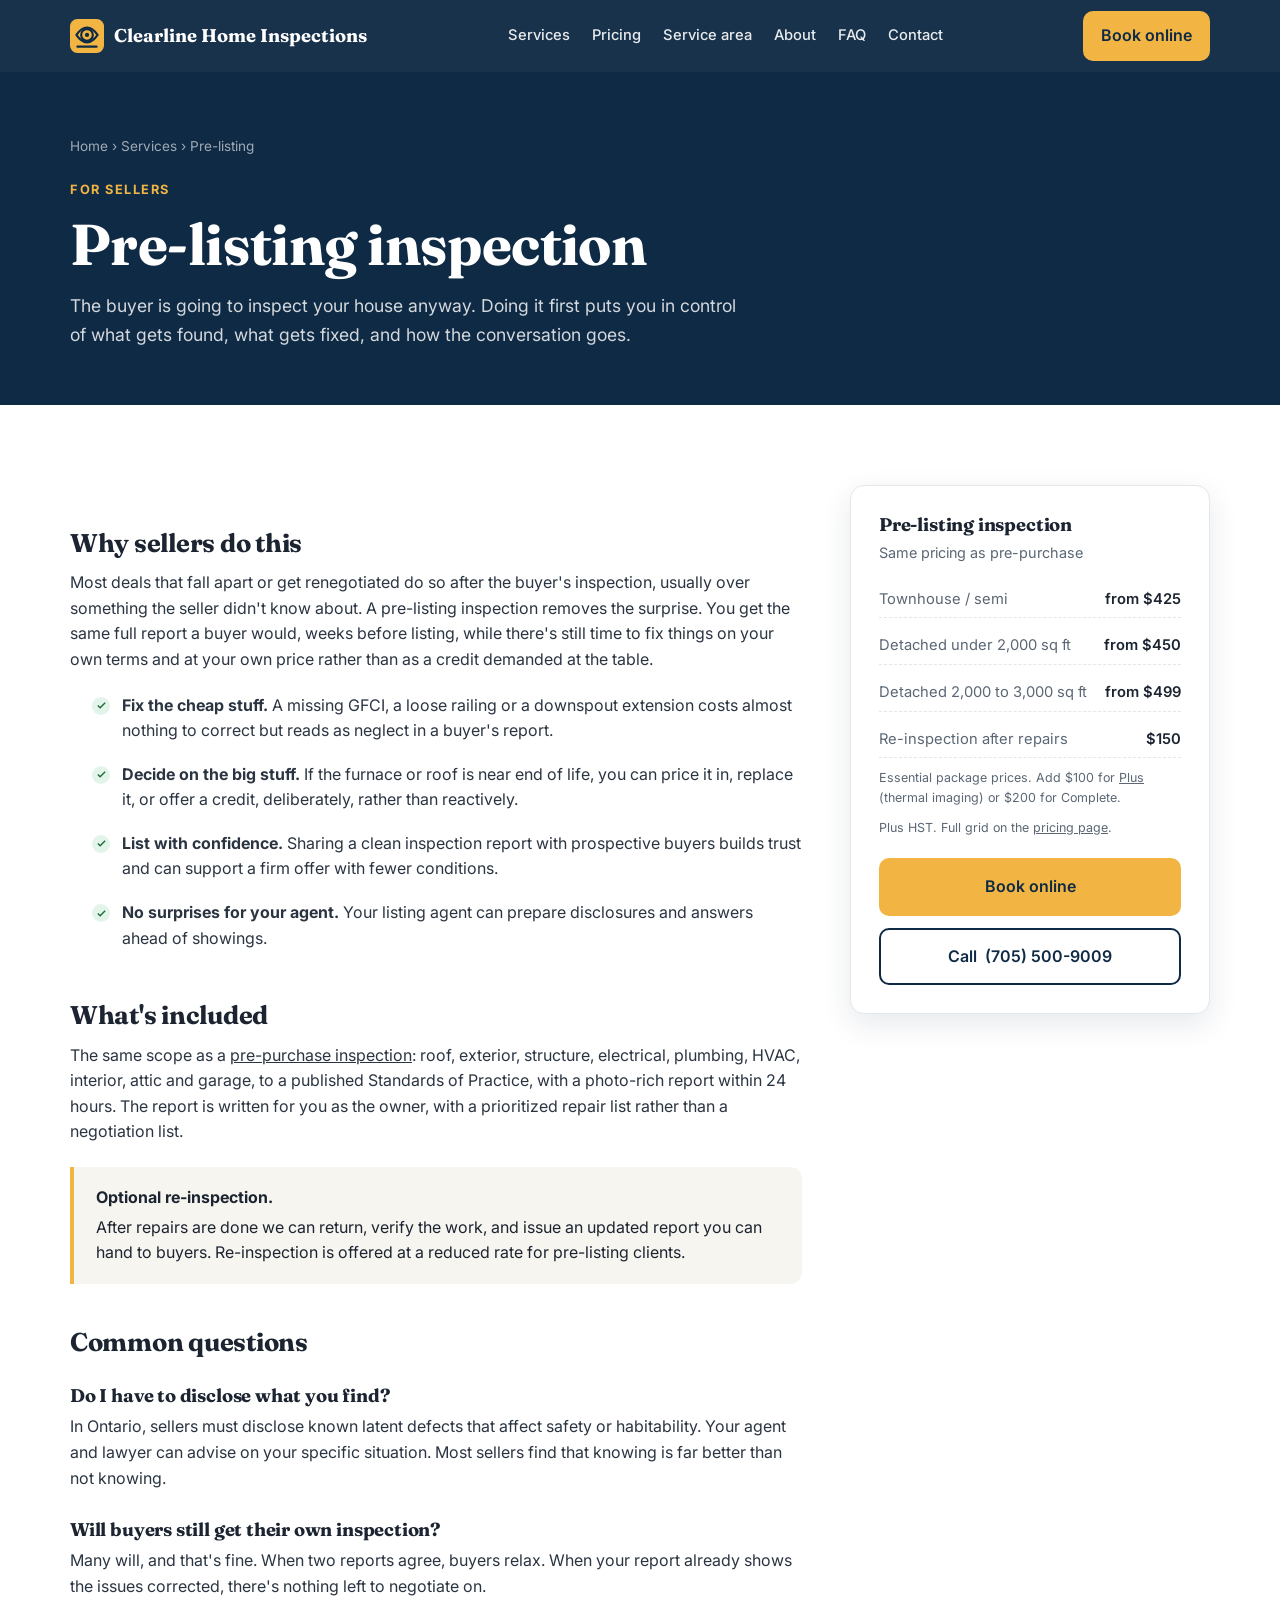
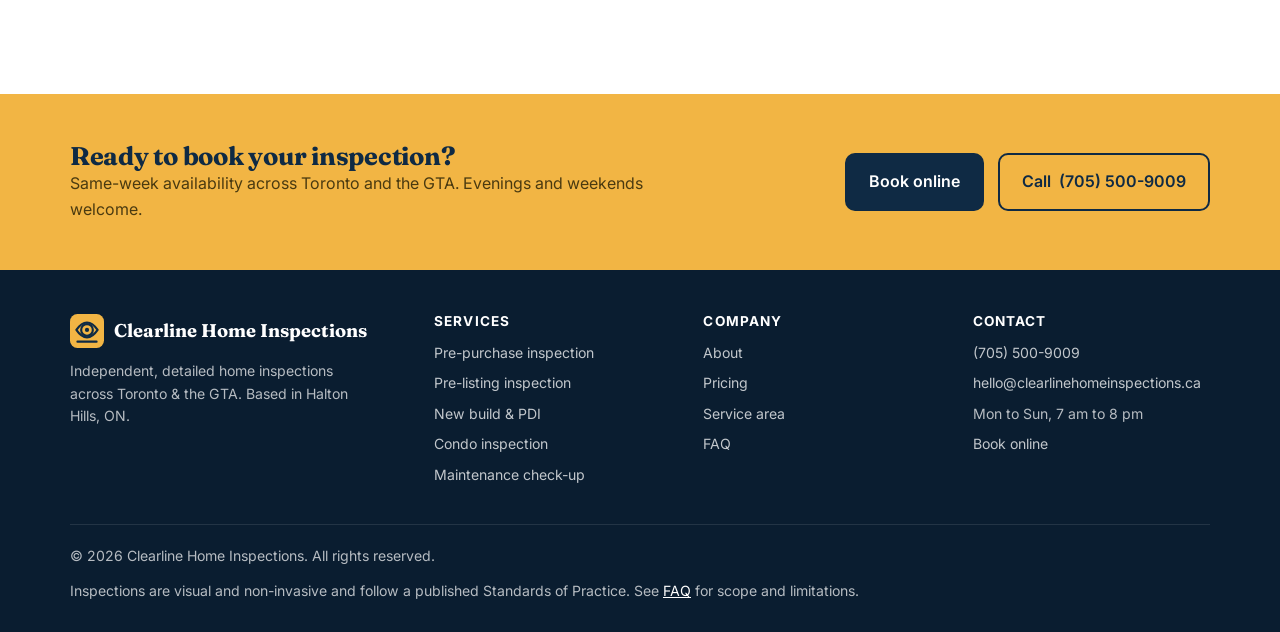
<file: services-pre-listing.html>
<!DOCTYPE html>
<html lang="en-CA">
<head>
<meta charset="utf-8">
<meta name="viewport" content="width=device-width, initial-scale=1">
<title>Pre-Listing Home Inspection for Sellers, Toronto & GTA | Clearline Home Inspections</title>
<meta name="description" content="Find the issues before a buyer's inspector does. A pre-listing inspection lets you fix what matters, price with confidence and avoid last-minute renegotiation. From $425.">
<meta property="og:title" content="Pre-Listing Home Inspection for Sellers, Toronto & GTA | Clearline Home Inspections">
<meta property="og:description" content="Find the issues before a buyer's inspector does. A pre-listing inspection lets you fix what matters, price with confidence and avoid last-minute renegotiation. From $425.">
<meta property="og:type" content="website">
<link rel="icon" href="data:image/svg+xml,%3Csvg xmlns='http://www.w3.org/2000/svg' viewBox='0 0 64 64'%3E%3Crect width='64' height='64' rx='14' fill='%230f2a44'/%3E%3Ccircle cx='32' cy='30' r='11' fill='none' stroke='%23f2b544' stroke-width='4'/%3E%3Ccircle cx='32' cy='30' r='4' fill='%23f2b544'/%3E%3Cpath d='M12 30c6-9 12-14 20-14s14 5 20 14c-6 9-12 14-20 14S18 39 12 30z' fill='none' stroke='%23f2b544' stroke-width='4' stroke-linejoin='round'/%3E%3C/svg%3E">
<link rel="preconnect" href="https://fonts.googleapis.com">
<link rel="preconnect" href="https://fonts.gstatic.com" crossorigin>
<link href="https://fonts.googleapis.com/css2?family=Inter:wght@400;500;600;700;800&family=Fraunces:opsz,wght@9..144,600;9..144,700&display=swap" rel="stylesheet">
<link rel="stylesheet" href="styles.css?v=202609280915">
</head>
<body>
<header class="site">
  <div class="container">
    <nav class="main">
      <a class="logo" href="index.html" aria-label="Home"><svg viewBox="0 0 64 64" aria-hidden="true"><rect width="64" height="64" rx="14" fill="#f2b544"/><circle cx="32" cy="30" r="11" fill="none" stroke="#0f2a44" stroke-width="4"/><circle cx="32" cy="30" r="4" fill="#0f2a44"/><path d="M12 30c6-9 12-14 20-14s14 5 20 14c-6 9-12 14-20 14S18 39 12 30z" fill="none" stroke="#0f2a44" stroke-width="4" stroke-linejoin="round"/><path d="M14 52h36" stroke="#0f2a44" stroke-width="4" stroke-linecap="round"/></svg><span class="brand-long" data-brand="name">Clearline Home Inspections</span><span class="brand-short" data-brand="short">Clearline</span></a>
      <ul class="navlinks" id="navlinks">
        <li><a href="services.html">Services</a></li>
        <li><a href="pricing.html">Pricing</a></li>
        <li><a href="service-area.html">Service area</a></li>
        <li><a href="about.html">About</a></li>
        <li><a href="faq.html">FAQ</a></li>
        <li><a href="contact.html">Contact</a></li>
      </ul>
      <div class="nav-cta">
        <a class="phone" data-brand="phone-link" href="tel:+17055009009"><span data-brand="phone">(705) 500-9009</span></a>
        <a class="btn btn-primary" href="book.html" style="padding:10px 16px">Book online</a>
        <button class="burger" aria-label="Open menu" aria-expanded="false" aria-controls="navlinks" onclick="toggleMenu()"><svg viewBox="0 0 24 24" width="26" height="26" fill="none" stroke="currentColor" stroke-width="2.4" stroke-linecap="round"><path d="M4 7h16M4 12h16M4 17h16"/></svg></button>
      </div>
    </nav>
  </div>
</header>
<main>
<section class="page-hero">
  <div class="container">
    <div class="crumbs"><a href="index.html">Home</a> › <a href="services.html">Services</a> › Pre-listing</div>
    <span class="eyebrow">For sellers</span>
    <h1>Pre-listing inspection</h1>
    <p class="lead">The buyer is going to inspect your house anyway. Doing it first puts you in control of what gets found, what gets fixed, and how the conversation goes.</p>
  </div>
</section>

<section>
  <div class="container two-col">
    <div class="prose">
      <h2>Why sellers do this</h2>
      <p>Most deals that fall apart or get renegotiated do so after the buyer's inspection, usually over something the seller didn't know about. A pre-listing inspection removes the surprise. You get the same full report a buyer would, weeks before listing, while there's still time to fix things on your own terms and at your own price rather than as a credit demanded at the table.</p>
      <ul class="check-list">
        <li><b>Fix the cheap stuff.</b> A missing GFCI, a loose railing or a downspout extension costs almost nothing to correct but reads as neglect in a buyer's report.</li>
        <li><b>Decide on the big stuff.</b> If the furnace or roof is near end of life, you can price it in, replace it, or offer a credit, deliberately, rather than reactively.</li>
        <li><b>List with confidence.</b> Sharing a clean inspection report with prospective buyers builds trust and can support a firm offer with fewer conditions.</li>
        <li><b>No surprises for your agent.</b> Your listing agent can prepare disclosures and answers ahead of showings.</li>
      </ul>

      <h2>What's included</h2>
      <p>The same scope as a <a href="services-pre-purchase.html">pre-purchase inspection</a>: roof, exterior, structure, electrical, plumbing, HVAC, interior, attic and garage, to a published Standards of Practice, with a photo-rich report within 24 hours. The report is written for you as the owner, with a prioritized repair list rather than a negotiation list.</p>

      <div class="callout"><b>Optional re-inspection.</b> After repairs are done we can return, verify the work, and issue an updated report you can hand to buyers. Re-inspection is offered at a reduced rate for pre-listing clients.</div>

      <h2>Common questions</h2>
      <h3>Do I have to disclose what you find?</h3>
      <p>In Ontario, sellers must disclose known latent defects that affect safety or habitability. Your agent and lawyer can advise on your specific situation. Most sellers find that knowing is far better than not knowing.</p>
      <h3>Will buyers still get their own inspection?</h3>
      <p>Many will, and that's fine. When two reports agree, buyers relax. When your report already shows the issues corrected, there's nothing left to negotiate on.</p>
    </div>

    <aside class="side">
      <div class="quote-card">
        <h3>Pre-listing inspection</h3>
        <div class="sub">Same pricing as pre-purchase</div>
        <div class="rpt-info" style="grid-template-columns:1fr">
          <div><span>Townhouse / semi</span><span>from $425</span></div>
          <div><span>Detached under 2,000 sq ft</span><span>from $450</span></div>
          <div><span>Detached 2,000 to 3,000 sq ft</span><span>from $499</span></div>
          <div><span>Re-inspection after repairs</span><span>$150</span></div>
        </div>
        <p class="fine">Essential package prices. Add $100 for <a href="pricing.html#packages">Plus</a> (thermal imaging) or $200 for Complete.</p>
        <p class="fine">Plus HST. Full grid on the <a href="pricing.html">pricing page</a>.</p>
        <div class="mt20 actions"><a class="btn btn-primary" href="book.html" style="width:100%;justify-content:center">Book online</a></div>
        <div class="mt12 actions"><a class="btn btn-outline" data-brand="phone-link" href="tel:+17055009009" style="width:100%;justify-content:center">Call <span data-brand="phone">(705) 500-9009</span></a></div>
      </div>
    </aside>
  </div>
</section>
<div class="cta-band">
  <div class="container">
    <div><h2>Ready to book your inspection?</h2><p>Same-week availability across Toronto and the GTA. Evenings and weekends welcome.</p></div>
    <div class="actions"><a class="btn btn-dark" href="book.html">Book online</a><a class="btn btn-outline" data-brand="phone-link" href="tel:+17055009009">Call <span data-brand="phone">(705) 500-9009</span></a></div>
  </div>
</div>
</main>
<footer class="site">
  <div class="container">
    <div class="foot-grid">
      <div>
        <a class="logo" href="index.html" style="color:#fff;margin-bottom:12px"><svg viewBox="0 0 64 64" aria-hidden="true"><rect width="64" height="64" rx="14" fill="#f2b544"/><circle cx="32" cy="30" r="11" fill="none" stroke="#0f2a44" stroke-width="4"/><circle cx="32" cy="30" r="4" fill="#0f2a44"/><path d="M12 30c6-9 12-14 20-14s14 5 20 14c-6 9-12 14-20 14S18 39 12 30z" fill="none" stroke="#0f2a44" stroke-width="4" stroke-linejoin="round"/><path d="M14 52h36" stroke="#0f2a44" stroke-width="4" stroke-linecap="round"/></svg><span data-brand="name">Clearline Home Inspections</span></a>
        <p style="max-width:34ch">Independent, detailed home inspections across <span data-brand="area">Toronto &amp; the GTA</span>. Based in <span data-brand="base">Halton Hills, ON</span>.</p>
      </div>
      <div><h4>Services</h4><ul>
        <li><a href="services-pre-purchase.html">Pre-purchase inspection</a></li>
        <li><a href="services-pre-listing.html">Pre-listing inspection</a></li>
        <li><a href="services-new-build-pdi.html">New build &amp; PDI</a></li>
        <li><a href="services-condo.html">Condo inspection</a></li>
        <li><a href="services-maintenance.html">Maintenance check-up</a></li>
      </ul></div>
      <div><h4>Company</h4><ul>
        <li><a href="about.html">About</a></li>
        <li><a href="pricing.html">Pricing</a></li>
        <li><a href="service-area.html">Service area</a></li>
        <li><a href="faq.html">FAQ</a></li>
      </ul></div>
      <div><h4>Contact</h4><ul>
        <li><a data-brand="phone-link" href="tel:+17055009009"><span data-brand="phone">(705) 500-9009</span></a></li>
        <li><a data-brand="email-link" href="mailto:hello@clearlinehomeinspections.ca"><span data-brand="email">hello@clearlinehomeinspections.ca</span></a></li>
        <li><span data-brand="hours">Mon to Sun, 7 am to 8 pm</span></li>
        <li><a href="book.html">Book online</a></li>
      </ul></div>
    </div>
    <div class="foot-bottom">
      <div>© <span id="yr"></span> <span data-brand="name">Clearline Home Inspections</span>. All rights reserved.</div>
      <div>Inspections are visual and non-invasive and follow a published Standards of Practice. See <a href="faq.html" style="color:#fff">FAQ</a> for scope and limitations.</div>
    </div>
  </div>
</footer>
<div class="toast" id="toast">Thanks! Opening your email app to send the request.</div>
<script src="site.js?v=202609280915"></script>
</body>
</html>
</file>
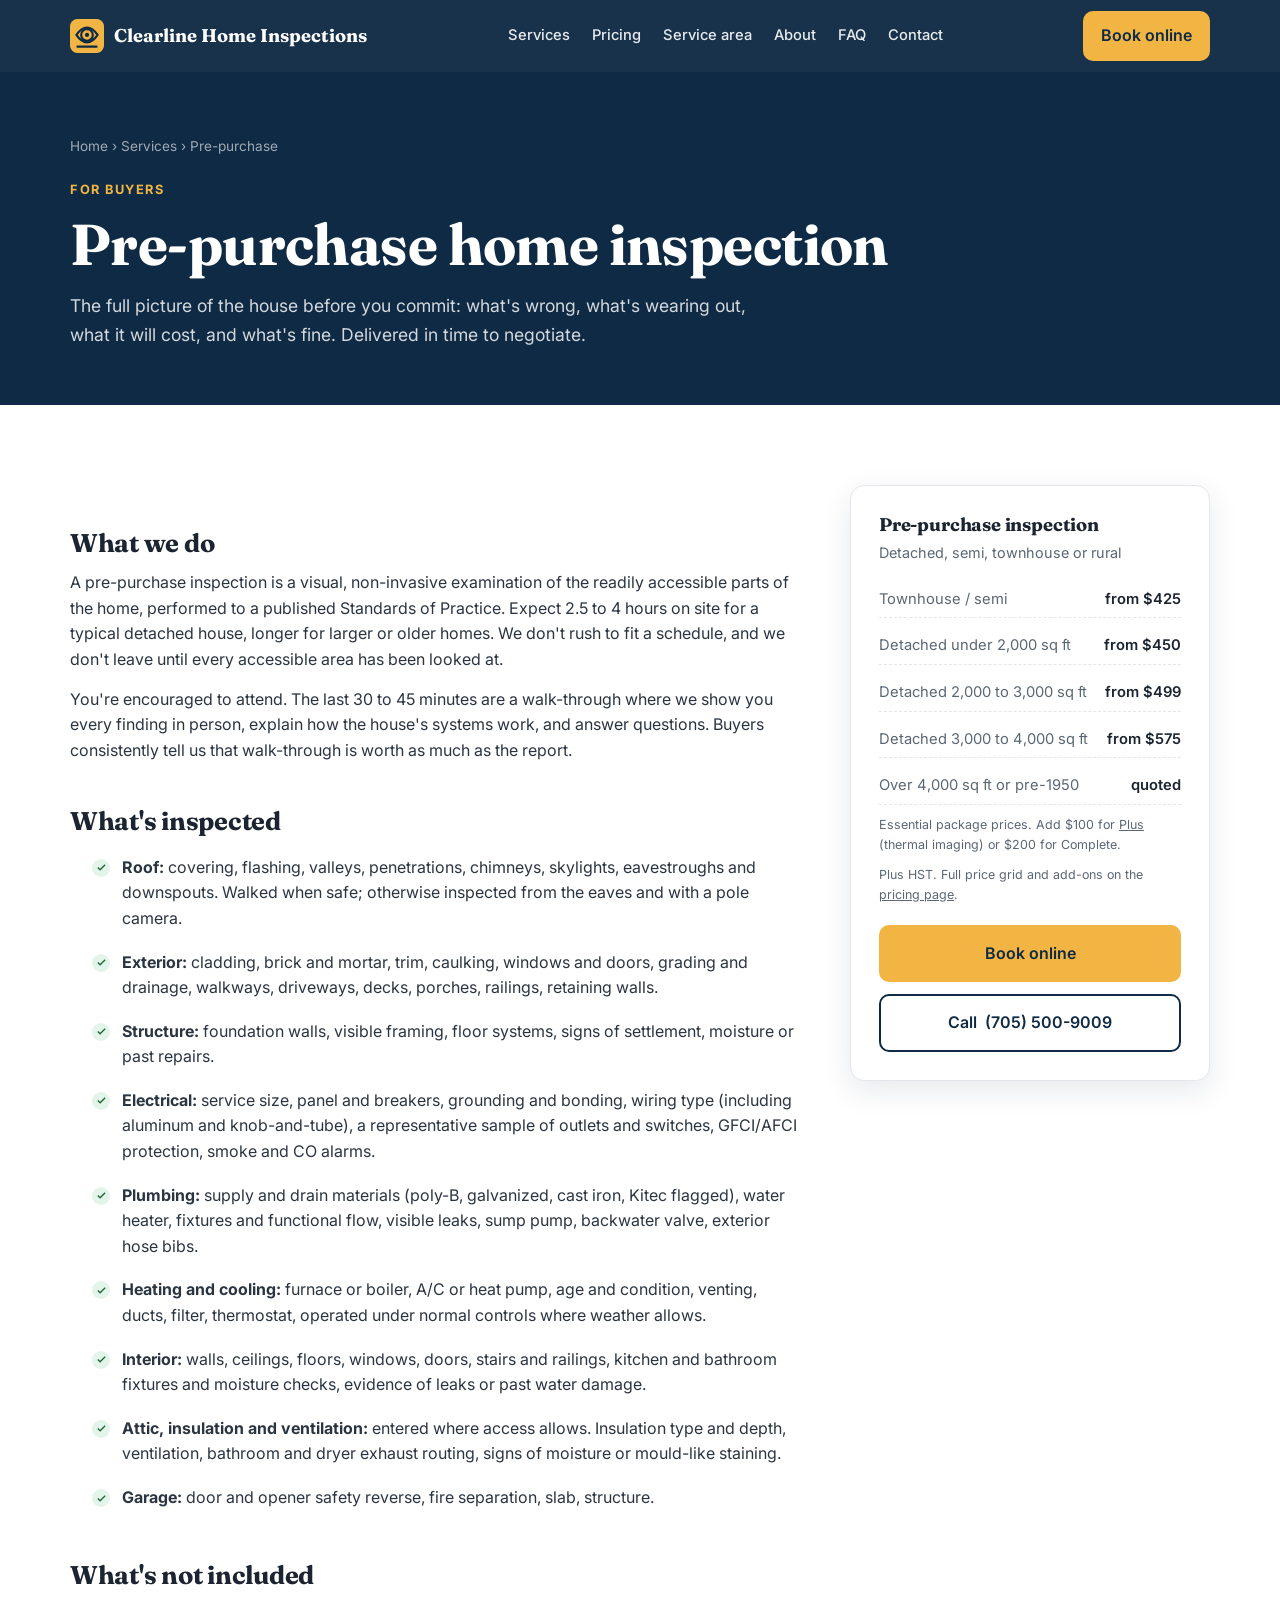
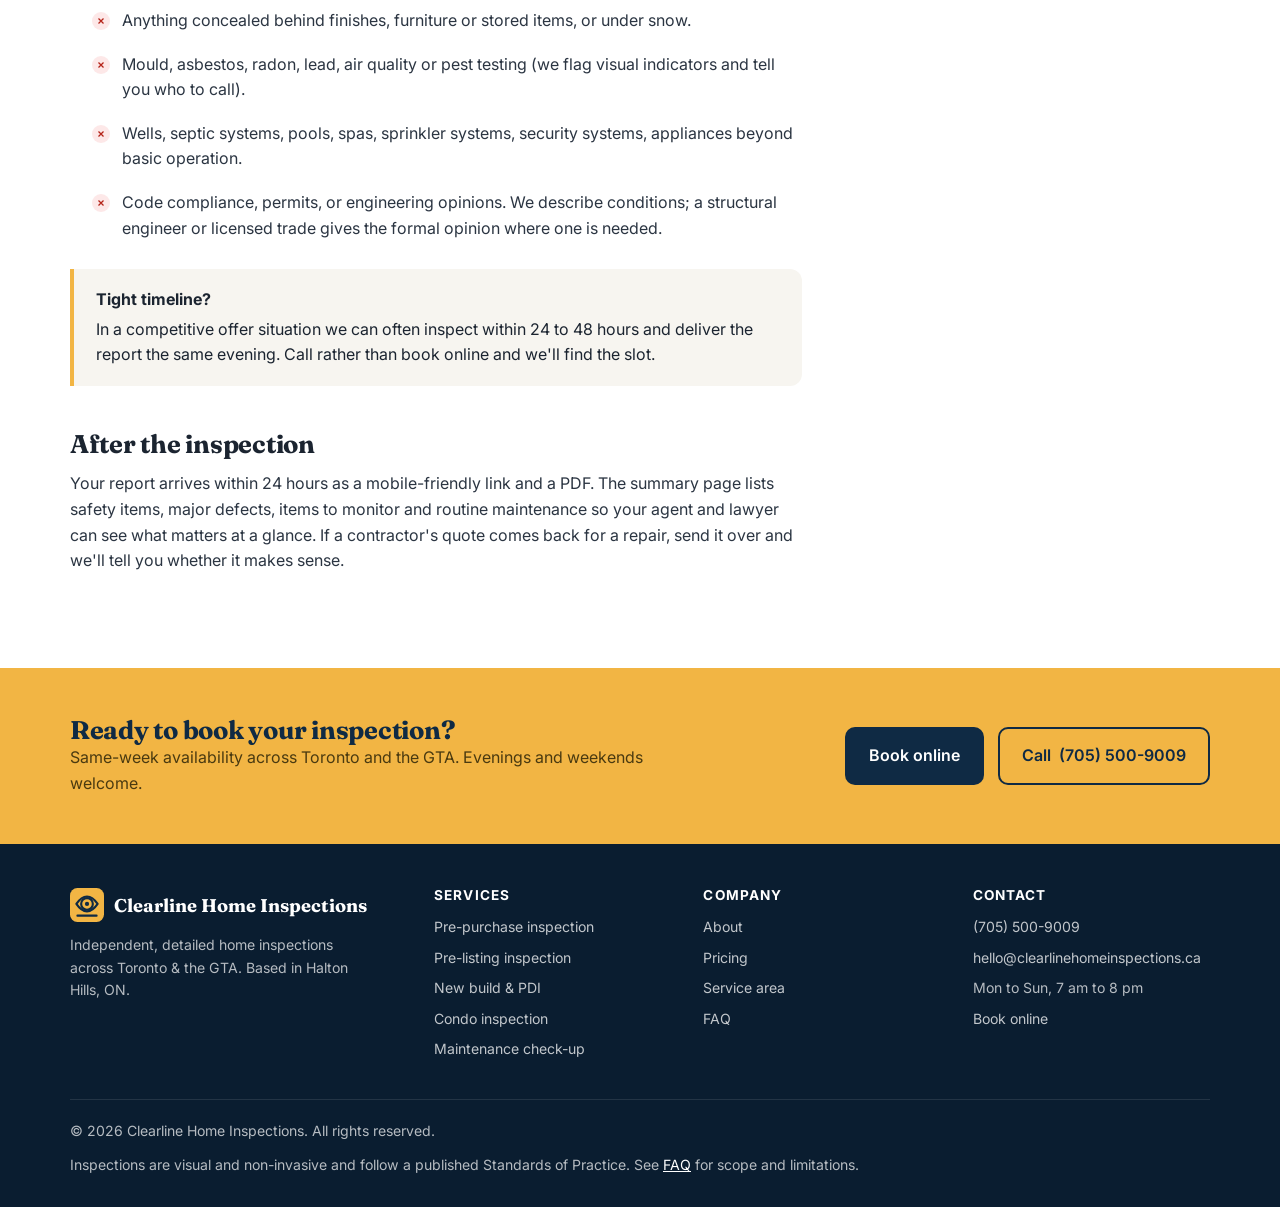
<file: services-pre-purchase.html>
<!DOCTYPE html>
<html lang="en-CA">
<head>
<meta charset="utf-8">
<meta name="viewport" content="width=device-width, initial-scale=1">
<title>Pre-Purchase Home Inspection, Toronto & GTA | Clearline Home Inspections</title>
<meta name="description" content="A complete pre-purchase home inspection before you waive conditions. Roof to foundation, every accessible system, full photo report within 24 hours. From $425.">
<meta property="og:title" content="Pre-Purchase Home Inspection, Toronto & GTA | Clearline Home Inspections">
<meta property="og:description" content="A complete pre-purchase home inspection before you waive conditions. Roof to foundation, every accessible system, full photo report within 24 hours. From $425.">
<meta property="og:type" content="website">
<link rel="icon" href="data:image/svg+xml,%3Csvg xmlns='http://www.w3.org/2000/svg' viewBox='0 0 64 64'%3E%3Crect width='64' height='64' rx='14' fill='%230f2a44'/%3E%3Ccircle cx='32' cy='30' r='11' fill='none' stroke='%23f2b544' stroke-width='4'/%3E%3Ccircle cx='32' cy='30' r='4' fill='%23f2b544'/%3E%3Cpath d='M12 30c6-9 12-14 20-14s14 5 20 14c-6 9-12 14-20 14S18 39 12 30z' fill='none' stroke='%23f2b544' stroke-width='4' stroke-linejoin='round'/%3E%3C/svg%3E">
<link rel="preconnect" href="https://fonts.googleapis.com">
<link rel="preconnect" href="https://fonts.gstatic.com" crossorigin>
<link href="https://fonts.googleapis.com/css2?family=Inter:wght@400;500;600;700;800&family=Fraunces:opsz,wght@9..144,600;9..144,700&display=swap" rel="stylesheet">
<link rel="stylesheet" href="styles.css?v=202609280915">
</head>
<body>
<header class="site">
  <div class="container">
    <nav class="main">
      <a class="logo" href="index.html" aria-label="Home"><svg viewBox="0 0 64 64" aria-hidden="true"><rect width="64" height="64" rx="14" fill="#f2b544"/><circle cx="32" cy="30" r="11" fill="none" stroke="#0f2a44" stroke-width="4"/><circle cx="32" cy="30" r="4" fill="#0f2a44"/><path d="M12 30c6-9 12-14 20-14s14 5 20 14c-6 9-12 14-20 14S18 39 12 30z" fill="none" stroke="#0f2a44" stroke-width="4" stroke-linejoin="round"/><path d="M14 52h36" stroke="#0f2a44" stroke-width="4" stroke-linecap="round"/></svg><span class="brand-long" data-brand="name">Clearline Home Inspections</span><span class="brand-short" data-brand="short">Clearline</span></a>
      <ul class="navlinks" id="navlinks">
        <li><a href="services.html">Services</a></li>
        <li><a href="pricing.html">Pricing</a></li>
        <li><a href="service-area.html">Service area</a></li>
        <li><a href="about.html">About</a></li>
        <li><a href="faq.html">FAQ</a></li>
        <li><a href="contact.html">Contact</a></li>
      </ul>
      <div class="nav-cta">
        <a class="phone" data-brand="phone-link" href="tel:+17055009009"><span data-brand="phone">(705) 500-9009</span></a>
        <a class="btn btn-primary" href="book.html" style="padding:10px 16px">Book online</a>
        <button class="burger" aria-label="Open menu" aria-expanded="false" aria-controls="navlinks" onclick="toggleMenu()"><svg viewBox="0 0 24 24" width="26" height="26" fill="none" stroke="currentColor" stroke-width="2.4" stroke-linecap="round"><path d="M4 7h16M4 12h16M4 17h16"/></svg></button>
      </div>
    </nav>
  </div>
</header>
<main>
<section class="page-hero">
  <div class="container">
    <div class="crumbs"><a href="index.html">Home</a> › <a href="services.html">Services</a> › Pre-purchase</div>
    <span class="eyebrow">For buyers</span>
    <h1>Pre-purchase home inspection</h1>
    <p class="lead">The full picture of the house before you commit: what's wrong, what's wearing out, what it will cost, and what's fine. Delivered in time to negotiate.</p>
  </div>
</section>

<section>
  <div class="container two-col">
    <div class="prose">
      <h2>What we do</h2>
      <p>A pre-purchase inspection is a visual, non-invasive examination of the readily accessible parts of the home, performed to a published Standards of Practice. Expect 2.5 to 4 hours on site for a typical detached house, longer for larger or older homes. We don't rush to fit a schedule, and we don't leave until every accessible area has been looked at.</p>
      <p>You're encouraged to attend. The last 30 to 45 minutes are a walk-through where we show you every finding in person, explain how the house's systems work, and answer questions. Buyers consistently tell us that walk-through is worth as much as the report.</p>

      <h2>What's inspected</h2>
      <ul class="check-list">
        <li><b>Roof:</b> covering, flashing, valleys, penetrations, chimneys, skylights, eavestroughs and downspouts. Walked when safe; otherwise inspected from the eaves and with a pole camera.</li>
        <li><b>Exterior:</b> cladding, brick and mortar, trim, caulking, windows and doors, grading and drainage, walkways, driveways, decks, porches, railings, retaining walls.</li>
        <li><b>Structure:</b> foundation walls, visible framing, floor systems, signs of settlement, moisture or past repairs.</li>
        <li><b>Electrical:</b> service size, panel and breakers, grounding and bonding, wiring type (including aluminum and knob-and-tube), a representative sample of outlets and switches, GFCI/AFCI protection, smoke and CO alarms.</li>
        <li><b>Plumbing:</b> supply and drain materials (poly-B, galvanized, cast iron, Kitec flagged), water heater, fixtures and functional flow, visible leaks, sump pump, backwater valve, exterior hose bibs.</li>
        <li><b>Heating and cooling:</b> furnace or boiler, A/C or heat pump, age and condition, venting, ducts, filter, thermostat, operated under normal controls where weather allows.</li>
        <li><b>Interior:</b> walls, ceilings, floors, windows, doors, stairs and railings, kitchen and bathroom fixtures and moisture checks, evidence of leaks or past water damage.</li>
        <li><b>Attic, insulation and ventilation:</b> entered where access allows. Insulation type and depth, ventilation, bathroom and dryer exhaust routing, signs of moisture or mould-like staining.</li>
        <li><b>Garage:</b> door and opener safety reverse, fire separation, slab, structure.</li>
      </ul>

      <h2>What's not included</h2>
      <ul class="check-list x-list">
        <li>Anything concealed behind finishes, furniture or stored items, or under snow.</li>
        <li>Mould, asbestos, radon, lead, air quality or pest testing (we flag visual indicators and tell you who to call).</li>
        <li>Wells, septic systems, pools, spas, sprinkler systems, security systems, appliances beyond basic operation.</li>
        <li>Code compliance, permits, or engineering opinions. We describe conditions; a structural engineer or licensed trade gives the formal opinion where one is needed.</li>
      </ul>

      <div class="callout"><b>Tight timeline?</b> In a competitive offer situation we can often inspect within 24 to 48 hours and deliver the report the same evening. Call rather than book online and we'll find the slot.</div>

      <h2>After the inspection</h2>
      <p>Your report arrives within 24 hours as a mobile-friendly link and a PDF. The summary page lists safety items, major defects, items to monitor and routine maintenance so your agent and lawyer can see what matters at a glance. If a contractor's quote comes back for a repair, send it over and we'll tell you whether it makes sense.</p>
    </div>

    <aside class="side">
      <div class="quote-card">
        <h3>Pre-purchase inspection</h3>
        <div class="sub">Detached, semi, townhouse or rural</div>
        <div class="rpt-info" style="grid-template-columns:1fr">
          <div><span>Townhouse / semi</span><span>from $425</span></div>
          <div><span>Detached under 2,000 sq ft</span><span>from $450</span></div>
          <div><span>Detached 2,000 to 3,000 sq ft</span><span>from $499</span></div>
          <div><span>Detached 3,000 to 4,000 sq ft</span><span>from $575</span></div>
          <div><span>Over 4,000 sq ft or pre-1950</span><span>quoted</span></div>
        </div>
        <p class="fine">Essential package prices. Add $100 for <a href="pricing.html#packages">Plus</a> (thermal imaging) or $200 for Complete.</p>
        <p class="fine">Plus HST. Full price grid and add-ons on the <a href="pricing.html">pricing page</a>.</p>
        <div class="mt20 actions"><a class="btn btn-primary" href="book.html" style="width:100%;justify-content:center">Book online</a></div>
        <div class="mt12 actions"><a class="btn btn-outline" data-brand="phone-link" href="tel:+17055009009" style="width:100%;justify-content:center">Call <span data-brand="phone">(705) 500-9009</span></a></div>
      </div>
    </aside>
  </div>
</section>
<div class="cta-band">
  <div class="container">
    <div><h2>Ready to book your inspection?</h2><p>Same-week availability across Toronto and the GTA. Evenings and weekends welcome.</p></div>
    <div class="actions"><a class="btn btn-dark" href="book.html">Book online</a><a class="btn btn-outline" data-brand="phone-link" href="tel:+17055009009">Call <span data-brand="phone">(705) 500-9009</span></a></div>
  </div>
</div>
</main>
<footer class="site">
  <div class="container">
    <div class="foot-grid">
      <div>
        <a class="logo" href="index.html" style="color:#fff;margin-bottom:12px"><svg viewBox="0 0 64 64" aria-hidden="true"><rect width="64" height="64" rx="14" fill="#f2b544"/><circle cx="32" cy="30" r="11" fill="none" stroke="#0f2a44" stroke-width="4"/><circle cx="32" cy="30" r="4" fill="#0f2a44"/><path d="M12 30c6-9 12-14 20-14s14 5 20 14c-6 9-12 14-20 14S18 39 12 30z" fill="none" stroke="#0f2a44" stroke-width="4" stroke-linejoin="round"/><path d="M14 52h36" stroke="#0f2a44" stroke-width="4" stroke-linecap="round"/></svg><span data-brand="name">Clearline Home Inspections</span></a>
        <p style="max-width:34ch">Independent, detailed home inspections across <span data-brand="area">Toronto &amp; the GTA</span>. Based in <span data-brand="base">Halton Hills, ON</span>.</p>
      </div>
      <div><h4>Services</h4><ul>
        <li><a href="services-pre-purchase.html">Pre-purchase inspection</a></li>
        <li><a href="services-pre-listing.html">Pre-listing inspection</a></li>
        <li><a href="services-new-build-pdi.html">New build &amp; PDI</a></li>
        <li><a href="services-condo.html">Condo inspection</a></li>
        <li><a href="services-maintenance.html">Maintenance check-up</a></li>
      </ul></div>
      <div><h4>Company</h4><ul>
        <li><a href="about.html">About</a></li>
        <li><a href="pricing.html">Pricing</a></li>
        <li><a href="service-area.html">Service area</a></li>
        <li><a href="faq.html">FAQ</a></li>
      </ul></div>
      <div><h4>Contact</h4><ul>
        <li><a data-brand="phone-link" href="tel:+17055009009"><span data-brand="phone">(705) 500-9009</span></a></li>
        <li><a data-brand="email-link" href="mailto:hello@clearlinehomeinspections.ca"><span data-brand="email">hello@clearlinehomeinspections.ca</span></a></li>
        <li><span data-brand="hours">Mon to Sun, 7 am to 8 pm</span></li>
        <li><a href="book.html">Book online</a></li>
      </ul></div>
    </div>
    <div class="foot-bottom">
      <div>© <span id="yr"></span> <span data-brand="name">Clearline Home Inspections</span>. All rights reserved.</div>
      <div>Inspections are visual and non-invasive and follow a published Standards of Practice. See <a href="faq.html" style="color:#fff">FAQ</a> for scope and limitations.</div>
    </div>
  </div>
</footer>
<div class="toast" id="toast">Thanks! Opening your email app to send the request.</div>
<script src="site.js?v=202609280915"></script>
</body>
</html>
</file>
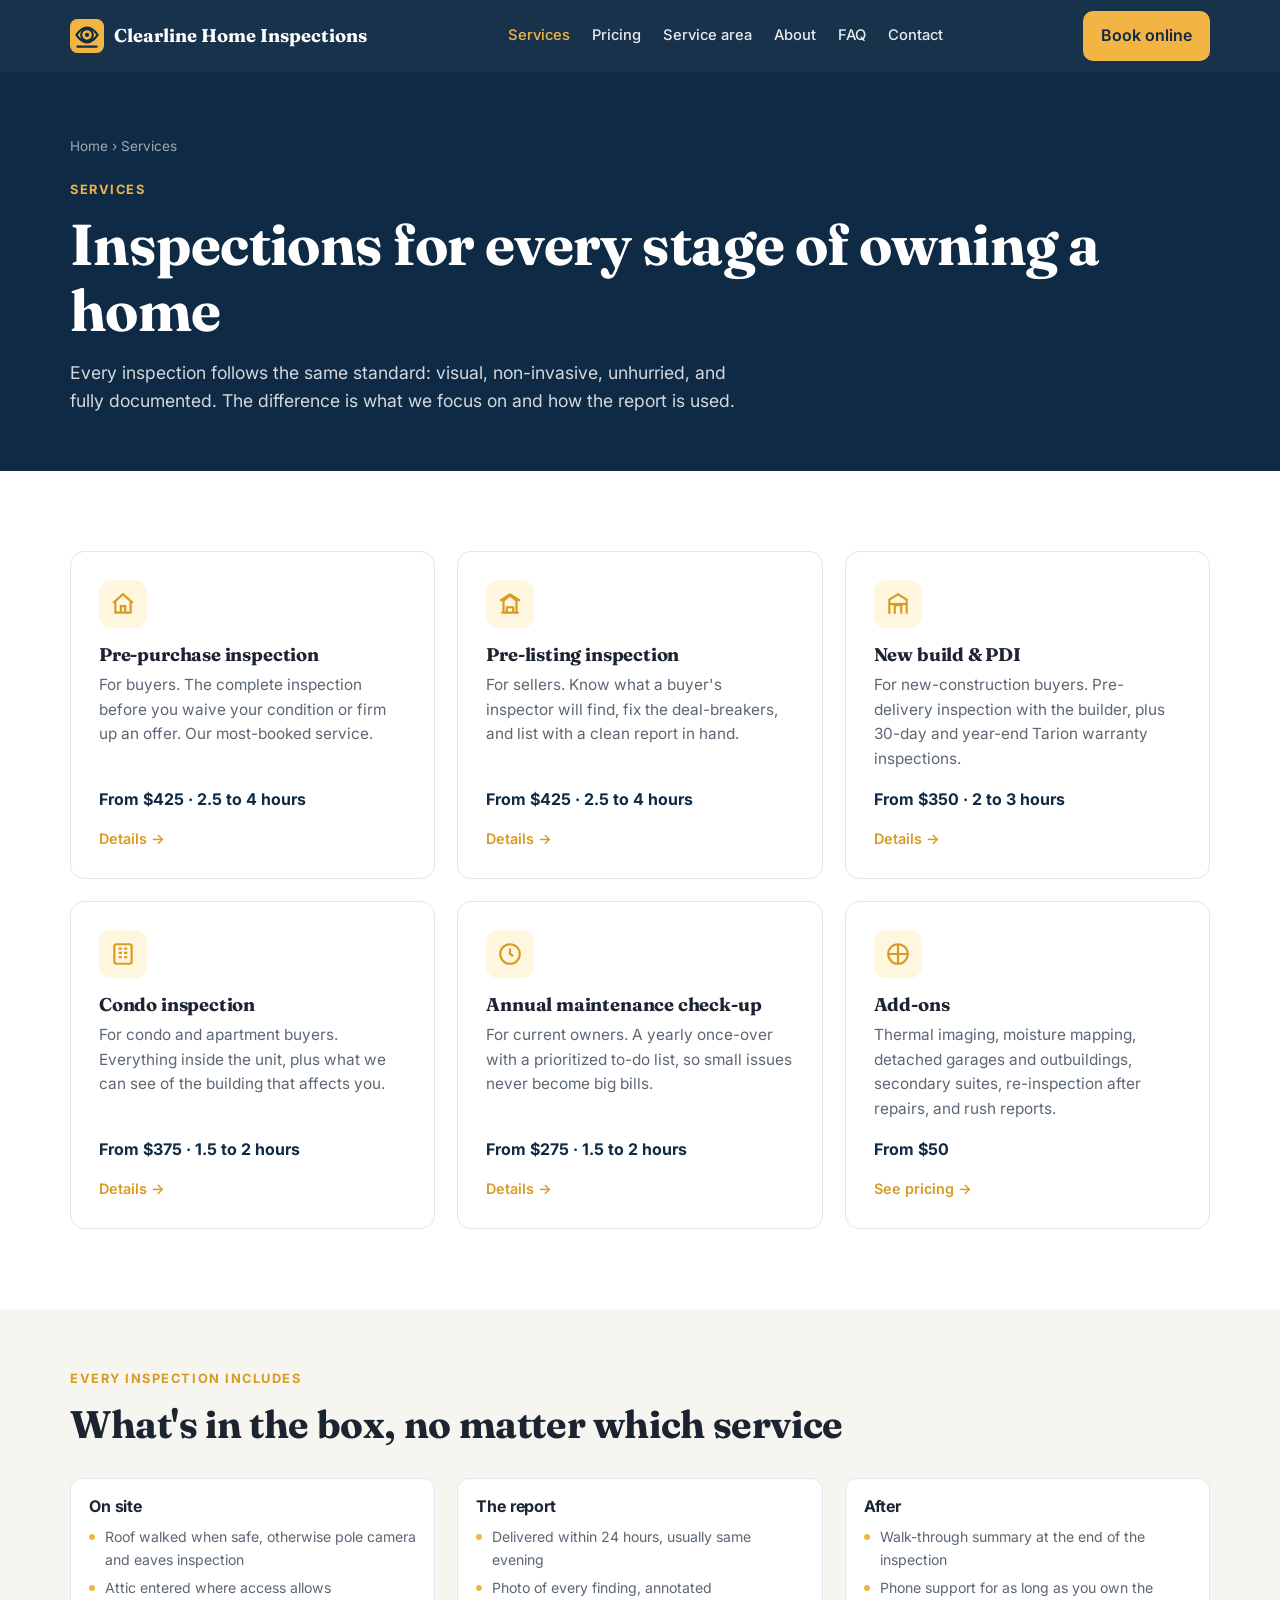
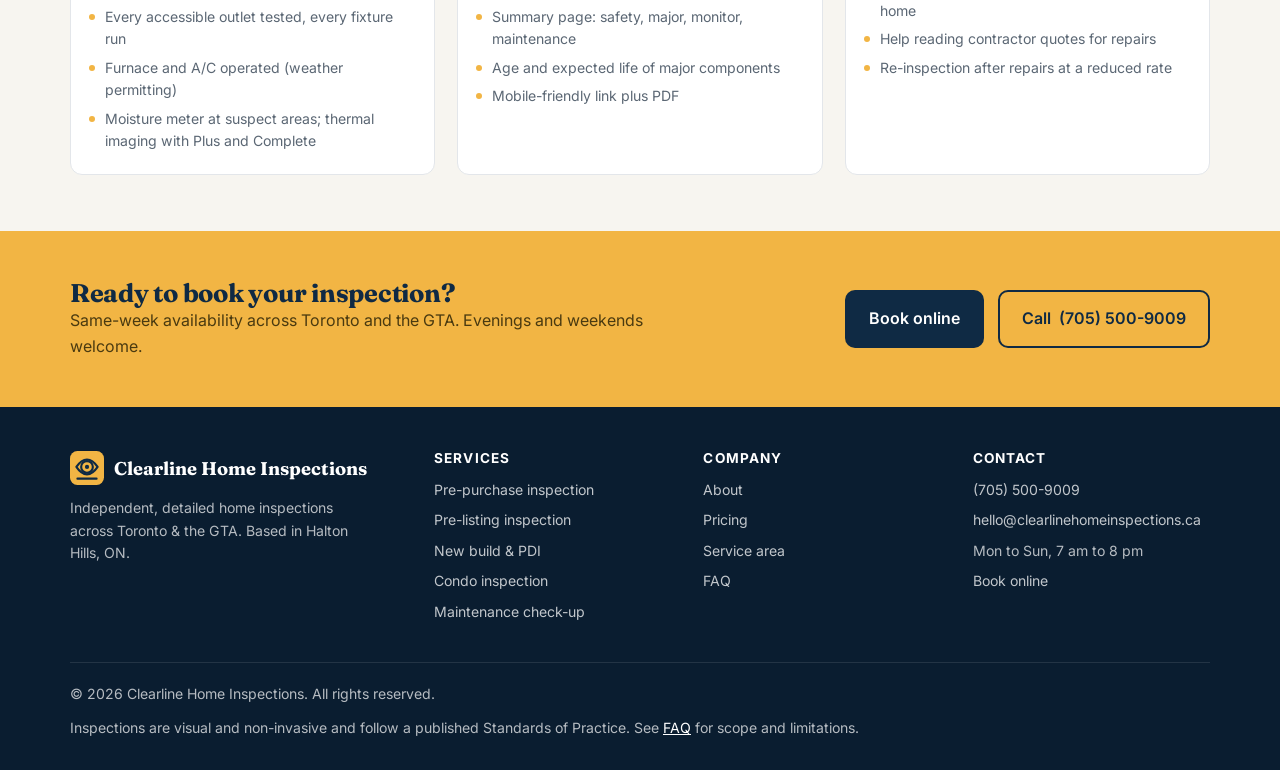
<file: services.html>
<!DOCTYPE html>
<html lang="en-CA">
<head>
<meta charset="utf-8">
<meta name="viewport" content="width=device-width, initial-scale=1">
<title>Home Inspection Services | Clearline Home Inspections</title>
<meta name="description" content="Pre-purchase, pre-listing, new-build PDI, condo and annual maintenance inspections across Toronto and the GTA. Clear scope and clear pricing.">
<meta property="og:title" content="Home Inspection Services | Clearline Home Inspections">
<meta property="og:description" content="Pre-purchase, pre-listing, new-build PDI, condo and annual maintenance inspections across Toronto and the GTA. Clear scope and clear pricing.">
<meta property="og:type" content="website">
<link rel="icon" href="data:image/svg+xml,%3Csvg xmlns='http://www.w3.org/2000/svg' viewBox='0 0 64 64'%3E%3Crect width='64' height='64' rx='14' fill='%230f2a44'/%3E%3Ccircle cx='32' cy='30' r='11' fill='none' stroke='%23f2b544' stroke-width='4'/%3E%3Ccircle cx='32' cy='30' r='4' fill='%23f2b544'/%3E%3Cpath d='M12 30c6-9 12-14 20-14s14 5 20 14c-6 9-12 14-20 14S18 39 12 30z' fill='none' stroke='%23f2b544' stroke-width='4' stroke-linejoin='round'/%3E%3C/svg%3E">
<link rel="preconnect" href="https://fonts.googleapis.com">
<link rel="preconnect" href="https://fonts.gstatic.com" crossorigin>
<link href="https://fonts.googleapis.com/css2?family=Inter:wght@400;500;600;700;800&family=Fraunces:opsz,wght@9..144,600;9..144,700&display=swap" rel="stylesheet">
<link rel="stylesheet" href="styles.css?v=202609280915">
</head>
<body>
<header class="site">
  <div class="container">
    <nav class="main">
      <a class="logo" href="index.html" aria-label="Home"><svg viewBox="0 0 64 64" aria-hidden="true"><rect width="64" height="64" rx="14" fill="#f2b544"/><circle cx="32" cy="30" r="11" fill="none" stroke="#0f2a44" stroke-width="4"/><circle cx="32" cy="30" r="4" fill="#0f2a44"/><path d="M12 30c6-9 12-14 20-14s14 5 20 14c-6 9-12 14-20 14S18 39 12 30z" fill="none" stroke="#0f2a44" stroke-width="4" stroke-linejoin="round"/><path d="M14 52h36" stroke="#0f2a44" stroke-width="4" stroke-linecap="round"/></svg><span class="brand-long" data-brand="name">Clearline Home Inspections</span><span class="brand-short" data-brand="short">Clearline</span></a>
      <ul class="navlinks" id="navlinks">
        <li><a href="services.html">Services</a></li>
        <li><a href="pricing.html">Pricing</a></li>
        <li><a href="service-area.html">Service area</a></li>
        <li><a href="about.html">About</a></li>
        <li><a href="faq.html">FAQ</a></li>
        <li><a href="contact.html">Contact</a></li>
      </ul>
      <div class="nav-cta">
        <a class="phone" data-brand="phone-link" href="tel:+17055009009"><span data-brand="phone">(705) 500-9009</span></a>
        <a class="btn btn-primary" href="book.html" style="padding:10px 16px">Book online</a>
        <button class="burger" aria-label="Open menu" aria-expanded="false" aria-controls="navlinks" onclick="toggleMenu()"><svg viewBox="0 0 24 24" width="26" height="26" fill="none" stroke="currentColor" stroke-width="2.4" stroke-linecap="round"><path d="M4 7h16M4 12h16M4 17h16"/></svg></button>
      </div>
    </nav>
  </div>
</header>
<main>
<section class="page-hero">
  <div class="container">
    <div class="crumbs"><a href="index.html">Home</a> › Services</div>
    <span class="eyebrow">Services</span>
    <h1>Inspections for every stage of owning a home</h1>
    <p class="lead">Every inspection follows the same standard: visual, non-invasive, unhurried, and fully documented. The difference is what we focus on and how the report is used.</p>
  </div>
</section>

<section>
  <div class="container">
    <div class="grid3">
      <a class="card" href="services-pre-purchase.html">
        <div class="icon"><svg viewBox="0 0 24 24" fill="none" stroke-width="2"><path d="M3 11 12 3l9 8M5 10v10h14V10"/><path d="M10 20v-6h4v6"/></svg></div>
        <h3>Pre-purchase inspection</h3>
        <p>For buyers. The complete inspection before you waive your condition or firm up an offer. Our most-booked service.</p>
        <div class="price">From $425 · 2.5 to 4 hours</div><div class="more">Details →</div>
      </a>
      <a class="card" href="services-pre-listing.html">
        <div class="icon"><svg viewBox="0 0 24 24" fill="none" stroke-width="2"><path d="M4 20h16M6 20V9l6-5 6 5v11"/><path d="M9 20v-5h6v5"/><path d="m3 9 9-6 9 6"/></svg></div>
        <h3>Pre-listing inspection</h3>
        <p>For sellers. Know what a buyer's inspector will find, fix the deal-breakers, and list with a clean report in hand.</p>
        <div class="price">From $425 · 2.5 to 4 hours</div><div class="more">Details →</div>
      </a>
      <a class="card" href="services-new-build-pdi.html">
        <div class="icon"><svg viewBox="0 0 24 24" fill="none" stroke-width="2"><path d="M4 21V8l8-5 8 5v13"/><path d="M9 21v-8h6v8"/><path d="M4 12h16"/></svg></div>
        <h3>New build &amp; PDI</h3>
        <p>For new-construction buyers. Pre-delivery inspection with the builder, plus 30-day and year-end Tarion warranty inspections.</p>
        <div class="price">From $350 · 2 to 3 hours</div><div class="more">Details →</div>
      </a>
      <a class="card" href="services-condo.html">
        <div class="icon"><svg viewBox="0 0 24 24" fill="none" stroke-width="2"><rect x="4" y="3" width="16" height="18" rx="2"/><path d="M8 7h3M13 7h3M8 11h3M13 11h3M8 15h3M13 15h3"/></svg></div>
        <h3>Condo inspection</h3>
        <p>For condo and apartment buyers. Everything inside the unit, plus what we can see of the building that affects you.</p>
        <div class="price">From $375 · 1.5 to 2 hours</div><div class="more">Details →</div>
      </a>
      <a class="card" href="services-maintenance.html">
        <div class="icon"><svg viewBox="0 0 24 24" fill="none" stroke-width="2"><circle cx="12" cy="12" r="9"/><path d="M12 7v5l3 2"/></svg></div>
        <h3>Annual maintenance check-up</h3>
        <p>For current owners. A yearly once-over with a prioritized to-do list, so small issues never become big bills.</p>
        <div class="price">From $275 · 1.5 to 2 hours</div><div class="more">Details →</div>
      </a>
      <a class="card" href="pricing.html#addons">
        <div class="icon"><svg viewBox="0 0 24 24" fill="none" stroke-width="2"><path d="M12 3v18M3 12h18"/><circle cx="12" cy="12" r="9"/></svg></div>
        <h3>Add-ons</h3>
        <p>Thermal imaging, moisture mapping, detached garages and outbuildings, secondary suites, re-inspection after repairs, and rush reports.</p>
        <div class="price">From $50</div><div class="more">See pricing →</div>
      </a>
    </div>
  </div>
</section>

<section class="includes tight">
  <div class="container">
    <span class="eyebrow">Every inspection includes</span>
    <h2>What's in the box, no matter which service</h2>
    <div class="grid3 mt32">
      <div class="sys"><h3>On site</h3><ul><li>Roof walked when safe, otherwise pole camera and eaves inspection</li><li>Attic entered where access allows</li><li>Every accessible outlet tested, every fixture run</li><li>Furnace and A/C operated (weather permitting)</li><li>Moisture meter at suspect areas; thermal imaging with Plus and Complete</li></ul></div>
      <div class="sys"><h3>The report</h3><ul><li>Delivered within 24 hours, usually same evening</li><li>Photo of every finding, annotated</li><li>Summary page: safety, major, monitor, maintenance</li><li>Age and expected life of major components</li><li>Mobile-friendly link plus PDF</li></ul></div>
      <div class="sys"><h3>After</h3><ul><li>Walk-through summary at the end of the inspection</li><li>Phone support for as long as you own the home</li><li>Help reading contractor quotes for repairs</li><li>Re-inspection after repairs at a reduced rate</li></ul></div>
    </div>
  </div>
</section>
<div class="cta-band">
  <div class="container">
    <div><h2>Ready to book your inspection?</h2><p>Same-week availability across Toronto and the GTA. Evenings and weekends welcome.</p></div>
    <div class="actions"><a class="btn btn-dark" href="book.html">Book online</a><a class="btn btn-outline" data-brand="phone-link" href="tel:+17055009009">Call <span data-brand="phone">(705) 500-9009</span></a></div>
  </div>
</div>
</main>
<footer class="site">
  <div class="container">
    <div class="foot-grid">
      <div>
        <a class="logo" href="index.html" style="color:#fff;margin-bottom:12px"><svg viewBox="0 0 64 64" aria-hidden="true"><rect width="64" height="64" rx="14" fill="#f2b544"/><circle cx="32" cy="30" r="11" fill="none" stroke="#0f2a44" stroke-width="4"/><circle cx="32" cy="30" r="4" fill="#0f2a44"/><path d="M12 30c6-9 12-14 20-14s14 5 20 14c-6 9-12 14-20 14S18 39 12 30z" fill="none" stroke="#0f2a44" stroke-width="4" stroke-linejoin="round"/><path d="M14 52h36" stroke="#0f2a44" stroke-width="4" stroke-linecap="round"/></svg><span data-brand="name">Clearline Home Inspections</span></a>
        <p style="max-width:34ch">Independent, detailed home inspections across <span data-brand="area">Toronto &amp; the GTA</span>. Based in <span data-brand="base">Halton Hills, ON</span>.</p>
      </div>
      <div><h4>Services</h4><ul>
        <li><a href="services-pre-purchase.html">Pre-purchase inspection</a></li>
        <li><a href="services-pre-listing.html">Pre-listing inspection</a></li>
        <li><a href="services-new-build-pdi.html">New build &amp; PDI</a></li>
        <li><a href="services-condo.html">Condo inspection</a></li>
        <li><a href="services-maintenance.html">Maintenance check-up</a></li>
      </ul></div>
      <div><h4>Company</h4><ul>
        <li><a href="about.html">About</a></li>
        <li><a href="pricing.html">Pricing</a></li>
        <li><a href="service-area.html">Service area</a></li>
        <li><a href="faq.html">FAQ</a></li>
      </ul></div>
      <div><h4>Contact</h4><ul>
        <li><a data-brand="phone-link" href="tel:+17055009009"><span data-brand="phone">(705) 500-9009</span></a></li>
        <li><a data-brand="email-link" href="mailto:hello@clearlinehomeinspections.ca"><span data-brand="email">hello@clearlinehomeinspections.ca</span></a></li>
        <li><span data-brand="hours">Mon to Sun, 7 am to 8 pm</span></li>
        <li><a href="book.html">Book online</a></li>
      </ul></div>
    </div>
    <div class="foot-bottom">
      <div>© <span id="yr"></span> <span data-brand="name">Clearline Home Inspections</span>. All rights reserved.</div>
      <div>Inspections are visual and non-invasive and follow a published Standards of Practice. See <a href="faq.html" style="color:#fff">FAQ</a> for scope and limitations.</div>
    </div>
  </div>
</footer>
<div class="toast" id="toast">Thanks! Opening your email app to send the request.</div>
<script src="site.js?v=202609280915"></script>
</body>
</html>
</file>
<file: styles.css>
:root{
  --navy:#0f2a44; --navy-2:#163a5c; --ink:#1b2430; --muted:#5b6774;
  --amber:#f2b544; --amber-2:#d99a22; --paper:#f7f5f0; --white:#fff;
  --line:#e3e6ea; --ok:#2e8b57; --radius:14px;
  --shadow:0 10px 30px rgba(15,42,68,.10);
}
*{box-sizing:border-box;margin:0;padding:0}
html{scroll-behavior:smooth}
body{overflow-x:hidden;font-family:Inter,system-ui,-apple-system,Segoe UI,Roboto,sans-serif;color:var(--ink);background:var(--white);line-height:1.6;-webkit-font-smoothing:antialiased}
h1,h2,h3,h4{font-family:Fraunces,Georgia,serif;line-height:1.15;letter-spacing:-.01em}
h1{font-size:clamp(2.2rem,5vw,3.6rem);font-weight:700}
h2{font-size:clamp(1.7rem,3.4vw,2.4rem);font-weight:700}
h3{font-size:1.15rem;font-weight:700}
h4{font-size:1rem;font-weight:700}
p{max-width:62ch}
a{color:inherit}
img,svg{display:block}
.container{width:min(1140px,100% - 40px);margin-inline:auto}
.narrow{max-width:820px}
section{padding:80px 0}
section.tight{padding:56px 0}
.eyebrow{display:inline-block;font-size:.8rem;font-weight:700;letter-spacing:.12em;text-transform:uppercase;color:var(--amber-2);margin-bottom:12px}
.lead{font-size:1.1rem;color:var(--muted)}
.mt12{margin-top:12px}.mt20{margin-top:20px}.mt32{margin-top:32px}.mt48{margin-top:48px}
.btn{display:inline-flex;align-items:center;gap:8px;padding:14px 22px;border-radius:10px;font-weight:600;text-decoration:none;border:2px solid transparent;transition:.2s;cursor:pointer;font-size:1rem;white-space:nowrap}
.btn-primary{background:var(--amber);color:var(--navy);border-color:var(--amber)}
.btn-primary:hover{background:var(--amber-2);border-color:var(--amber-2)}
.btn-ghost{background:transparent;color:#fff;border-color:rgba(255,255,255,.35)}
.btn-ghost:hover{border-color:#fff}
.btn-dark{background:var(--navy);color:#fff}
.btn-dark:hover{background:var(--navy-2)}
.btn-outline{background:transparent;color:var(--navy);border-color:var(--navy)}
.btn-outline:hover{background:var(--navy);color:#fff}
.actions{display:flex;gap:14px;flex-wrap:wrap}

/* NAV */
header.site{position:sticky;top:0;z-index:50;background:rgba(15,42,68,.96);backdrop-filter:blur(8px);color:#fff}
nav.main{display:flex;align-items:center;justify-content:space-between;height:72px}
.logo{display:flex;align-items:center;gap:10px;font-family:Fraunces,serif;font-weight:700;font-size:1.15rem;text-decoration:none;white-space:nowrap}
.logo svg{width:34px;height:34px}
.navlinks{display:flex;gap:22px;list-style:none;font-size:.92rem;font-weight:500;white-space:nowrap;align-items:center}
.navlinks a{text-decoration:none;opacity:.9}
.navlinks a:hover,.navlinks a.active{opacity:1;color:var(--amber)}
.nav-cta{display:flex;align-items:center;gap:14px}
.phone{font-weight:600;text-decoration:none}
.burger{display:none;background:none;border:0;color:#fff;cursor:pointer;padding:8px;margin-right:-8px;border-radius:8px}
.burger:active,.burger[aria-expanded="true"]{background:rgba(255,255,255,.12)}
.burger svg{display:block}
@media(max-width:1400px){.phone{display:none}}
@media(max-width:1100px){.navlinks{gap:16px;font-size:.88rem}}
@media(max-width:960px){
  .navlinks,.phone{display:none}
  .burger{display:block}
  .navlinks.open{display:flex;position:absolute;top:72px;left:0;right:0;flex-direction:column;background:var(--navy);padding:8px 0 12px;gap:0;border-top:1px solid rgba(255,255,255,.1);align-items:stretch;box-shadow:0 16px 30px rgba(0,0,0,.35)}
  .navlinks.open li a{display:block;padding:14px 20px;font-size:1.05rem;border-bottom:1px solid rgba(255,255,255,.06)}
  .navlinks.open li:last-child a{border-bottom:0}
  .nav-cta .btn{padding:10px 14px;font-size:.9rem}
}

/* HERO */
.hero{background:radial-gradient(1200px 600px at 80% -10%,#24507c 0%,var(--navy) 55%);color:#fff;padding:96px 0 72px;position:relative;overflow:hidden}
.hero::after{content:"";position:absolute;inset:auto -10% -40% auto;width:60%;height:120%;background:url("data:image/svg+xml,%3Csvg xmlns='http://www.w3.org/2000/svg' viewBox='0 0 400 400'%3E%3Cg fill='none' stroke='%23ffffff' stroke-opacity='.06' stroke-width='2'%3E%3Cpath d='M40 360V160l160-120 160 120v200z'/%3E%3Cpath d='M40 160h320M200 40v320M120 360V220h60v140M240 200h80v80h-80z'/%3E%3C/g%3E%3C/svg%3E") no-repeat center/contain;pointer-events:none}
.hero-grid{display:grid;grid-template-columns:1.15fr .85fr;gap:48px;align-items:center;position:relative;z-index:1}
.hero .eyebrow{color:var(--amber)}
.hero .lead{color:rgba(255,255,255,.85);margin:20px 0 32px;font-size:1.15rem}
.hero-points{display:flex;gap:22px;flex-wrap:wrap;margin-top:34px;font-size:.92rem;color:rgba(255,255,255,.85)}
.hero-points span{display:flex;align-items:center;gap:8px}
.hero-points svg{width:18px;height:18px}
@media(max-width:900px){.hero-grid{grid-template-columns:1fr}.hero{padding:64px 0}}

/* page hero (inner pages) */
.page-hero{background:var(--navy);color:#fff;padding:64px 0 56px}
.page-hero .eyebrow{color:var(--amber)}
.page-hero .lead{color:rgba(255,255,255,.82);margin-top:14px}
.crumbs{font-size:.85rem;color:rgba(255,255,255,.6);margin-bottom:18px}
.crumbs a{text-decoration:none}

/* forms */
.quote-card{background:#fff;color:var(--ink);border-radius:var(--radius);padding:28px;box-shadow:var(--shadow);border:1px solid var(--line)}
.quote-card h3{margin-bottom:6px}
.quote-card .sub{color:var(--muted);font-size:.9rem;margin-bottom:18px}
.field{margin-bottom:12px}
.field label{display:block;font-size:.82rem;font-weight:600;margin-bottom:4px;color:var(--muted)}
.field input,.field select,.field textarea{width:100%;padding:12px 14px;border:1px solid var(--line);border-radius:8px;font:inherit;background:#fbfbfb}
.field input:focus,.field select:focus,.field textarea:focus{outline:2px solid var(--amber);border-color:transparent}
.row2{display:grid;grid-template-columns:1fr 1fr;gap:12px}
.fine{font-size:.78rem;color:var(--muted);margin-top:10px}
@media(max-width:520px){.row2{grid-template-columns:1fr}}

/* TRUST STRIP */
.trust{background:var(--paper);padding:26px 0;border-bottom:1px solid var(--line)}
.trust-grid{display:grid;grid-template-columns:repeat(4,1fr);gap:18px}
.trust-item{display:flex;align-items:center;gap:12px;font-weight:600;font-size:.95rem}
.trust-item svg{width:38px;height:38px;flex:none}
.trust-item small{display:block;font-weight:400;color:var(--muted);font-size:.8rem}
@media(max-width:900px){.trust-grid{grid-template-columns:repeat(2,1fr)}}
@media(max-width:520px){.trust-grid{grid-template-columns:1fr}}

/* CARDS */
.grid2{display:grid;grid-template-columns:1fr 1fr;gap:22px}
.grid3{display:grid;grid-template-columns:repeat(3,1fr);gap:22px}
.grid4{display:grid;grid-template-columns:repeat(4,1fr);gap:16px}
.card{background:#fff;border:1px solid var(--line);border-radius:var(--radius);padding:28px;transition:.2s;display:flex;flex-direction:column}
a.card{text-decoration:none}
.card:hover{transform:translateY(-3px);box-shadow:var(--shadow);border-color:transparent}
.card .icon{width:48px;height:48px;border-radius:12px;background:#fff6df;display:grid;place-items:center;margin-bottom:16px}
.card .icon svg{width:26px;height:26px;stroke:var(--amber-2)}
.card p{color:var(--muted);font-size:.96rem;margin-top:8px}
.card .price{margin-top:auto;padding-top:16px;font-weight:700;color:var(--navy)}
.card .more{margin-top:14px;font-weight:600;color:var(--amber-2);font-size:.9rem}
@media(max-width:900px){.grid3,.grid4{grid-template-columns:1fr 1fr}.grid2{grid-template-columns:1fr}}
@media(max-width:560px){.grid3,.grid4{grid-template-columns:1fr}}

/* PROCESS */
.process{background:var(--navy);color:#fff}
.process .eyebrow{color:var(--amber)}
.process .lead{color:rgba(255,255,255,.8)}
.steps{display:grid;grid-template-columns:repeat(4,1fr);gap:22px;margin-top:44px;counter-reset:step}
.step{position:relative;padding:26px 22px 22px;border:1px solid rgba(255,255,255,.14);border-radius:var(--radius);background:rgba(255,255,255,.04)}
.step::before{counter-increment:step;content:"0" counter(step);font-family:Fraunces,serif;font-size:2rem;font-weight:700;color:var(--amber);display:block;margin-bottom:8px}
.step p{color:rgba(255,255,255,.78);font-size:.94rem;margin-top:6px}
@media(max-width:900px){.steps{grid-template-columns:1fr 1fr}}
@media(max-width:520px){.steps{grid-template-columns:1fr}}

/* SYSTEMS */
.systems{background:var(--paper)}
.sys{background:#fff;border-radius:12px;padding:18px;border:1px solid var(--line)}
.sys h3{font-family:Inter,sans-serif;font-size:1rem;display:flex;align-items:center;gap:10px;margin-bottom:8px}
.sys h3 svg{width:22px;height:22px;stroke:var(--navy)}
.sys ul{list-style:none;font-size:.88rem;color:var(--muted)}
.sys li{padding:3px 0 3px 16px;position:relative}
.sys li::before{content:"";position:absolute;left:0;top:11px;width:6px;height:6px;border-radius:50%;background:var(--amber)}

/* REPORT PREVIEW */
.report-grid{display:grid;grid-template-columns:1fr 1fr;gap:48px;align-items:center}
.report-mock{background:var(--paper);border-radius:var(--radius);padding:24px;border:1px solid var(--line);box-shadow:var(--shadow)}
.report-mock .hdr{display:flex;justify-content:space-between;align-items:center;margin-bottom:14px;font-size:.8rem;color:var(--muted)}
.tag{padding:3px 10px;border-radius:99px;font-weight:700;font-size:.72rem;white-space:nowrap;display:inline-block;vertical-align:middle}
.tag.red{background:#fde8e8;color:#b42318}.tag.amb{background:#fff4d6;color:#8a5a00}.tag.blu{background:#e6f0fb;color:#1d4f91}.tag.grn{background:#e3f5ea;color:#1e6b3a}
.finding{background:#fff;border:1px solid var(--line);border-radius:10px;padding:14px;margin-bottom:10px;display:grid;grid-template-columns:64px 1fr;gap:12px;align-items:center}
.finding .ph{height:56px;border-radius:8px;background:linear-gradient(135deg,#cfd8e3,#9fb0c4)}
.finding b{display:block;font-size:.9rem}
.finding span{font-size:.8rem;color:var(--muted)}
.checks{list-style:none;margin-top:22px}
.checks li{display:flex;gap:10px;align-items:flex-start;margin-bottom:10px}
.checks svg{width:20px;height:20px;flex:none;margin-top:3px}
@media(max-width:900px){.report-grid{grid-template-columns:1fr}}

/* AREA */
.area-grid{display:grid;grid-template-columns:1fr 1fr;gap:48px;align-items:center}
.chips{display:flex;flex-wrap:wrap;gap:8px;margin-top:20px}
.chip{background:var(--paper);border:1px solid var(--line);padding:7px 12px;border-radius:99px;font-size:.88rem;font-weight:500}
.area-map{background:var(--navy);border-radius:var(--radius);padding:30px;color:#fff;min-height:300px;display:grid;place-items:center;text-align:center}
.area-map svg{width:min(320px,100%);height:auto}
@media(max-width:900px){.area-grid{grid-template-columns:1fr}}

/* ABOUT */
.about{background:var(--paper)}
.about-grid{display:grid;grid-template-columns:.9fr 1.1fr;gap:48px;align-items:center}
.portrait{aspect-ratio:4/5;border-radius:var(--radius);background:linear-gradient(160deg,#24507c,var(--navy));display:grid;place-items:center;color:#fff;font-family:Fraunces,serif;font-size:4rem;font-weight:700;box-shadow:var(--shadow)}
.creds{display:grid;grid-template-columns:1fr 1fr;gap:12px;margin-top:22px}
.cred{background:#fff;border:1px solid var(--line);border-radius:10px;padding:14px;display:flex;gap:12px;align-items:center;font-size:.9rem;font-weight:600}
.cred svg,.cred img{width:30px;height:30px;flex:none}
.cred small{display:block;font-weight:400;color:var(--muted);font-size:.8rem}
@media(max-width:900px){.about-grid{grid-template-columns:1fr}.portrait{max-width:320px}}

/* FAQ */
details{border:1px solid var(--line);border-radius:12px;padding:18px 22px;margin-bottom:10px;background:#fff}
summary{cursor:pointer;font-weight:600;list-style:none;display:flex;justify-content:space-between;align-items:center;gap:12px}
summary::-webkit-details-marker{display:none}
summary::after{content:"+";font-size:1.4rem;color:var(--amber-2);font-weight:400}
details[open] summary::after{content:"–"}
details p{margin-top:10px;color:var(--muted)}

/* CONTACT */
.contact{background:var(--navy);color:#fff}
.contact .eyebrow{color:var(--amber)}
.contact-grid{display:grid;grid-template-columns:1fr 1fr;gap:48px}
.contact-list{list-style:none;margin-top:24px;display:grid;gap:14px}
.contact-list li{display:flex;gap:12px;align-items:center}
.contact-list svg{width:22px;height:22px;stroke:var(--amber);flex:none}
.contact-list a{text-decoration:none}
.contact .quote-card{color:var(--ink)}
@media(max-width:900px){.contact-grid{grid-template-columns:1fr}}

/* CTA band */
.cta-band{background:var(--amber);color:var(--navy);padding:48px 0}
.cta-band .container{display:flex;justify-content:space-between;align-items:center;gap:24px;flex-wrap:wrap}
.cta-band h2{font-size:1.6rem}
.cta-band p{color:#4a3a10}

/* content pages */
.prose{max-width:760px}
.prose h2{margin-top:44px;margin-bottom:12px;font-size:1.6rem}
.prose h3{margin-top:28px;margin-bottom:8px}
.prose p{margin-bottom:14px;max-width:none;color:#2b3542}
.prose ul,.prose ol{margin:0 0 16px 22px;color:#2b3542}
.prose li{margin-bottom:6px}
.side{position:sticky;top:96px}
.two-col{display:grid;grid-template-columns:1fr 360px;gap:48px;align-items:start}
@media(max-width:960px){.two-col{grid-template-columns:1fr}.side{position:static}}
.callout{background:var(--paper);border-left:4px solid var(--amber);padding:18px 22px;border-radius:0 12px 12px 0;margin:22px 0}
.callout b{display:block;margin-bottom:4px}
.check-list{list-style:none;margin:0}
.check-list li{padding:6px 0 6px 30px;position:relative}
.check-list li::before{content:"";position:absolute;left:0;top:10px;width:18px;height:18px;border-radius:50%;background:#e3f5ea url("data:image/svg+xml,%3Csvg xmlns='http://www.w3.org/2000/svg' viewBox='0 0 24 24' fill='none' stroke='%231e6b3a' stroke-width='3'%3E%3Cpath d='M20 6 9 17l-5-5'/%3E%3C/svg%3E") center/11px no-repeat}
.x-list li::before{background:#fde8e8 url("data:image/svg+xml,%3Csvg xmlns='http://www.w3.org/2000/svg' viewBox='0 0 24 24' fill='none' stroke='%23b42318' stroke-width='3'%3E%3Cpath d='M18 6 6 18M6 6l12 12'/%3E%3C/svg%3E") center/10px no-repeat}

/* pricing */
.price-table{width:100%;border-collapse:collapse;background:#fff;border-radius:var(--radius);overflow:hidden;box-shadow:var(--shadow);font-size:.95rem}
.price-table th,.price-table td{padding:16px 18px;text-align:left;border-bottom:1px solid var(--line);vertical-align:top}
.price-table th{background:var(--navy);color:#fff;font-weight:600;font-size:.85rem;letter-spacing:.04em;text-transform:uppercase}
.price-table tr:last-child td{border-bottom:0}
.price-table td.p{font-weight:700;color:var(--navy);white-space:nowrap}
.price-table td small{display:block;color:var(--muted);font-weight:400}
.price-table .band td:first-child{font-weight:700}
.table-wrap{overflow-x:auto;margin-top:28px}
.addons{display:grid;grid-template-columns:repeat(3,1fr);gap:16px;margin-top:28px}
.addon{background:#fff;border:1px solid var(--line);border-radius:12px;padding:18px;display:flex;justify-content:space-between;gap:12px;align-items:flex-start}
.addon b{display:block}
.addon small{color:var(--muted)}
.addon .p{font-weight:700;color:var(--navy);white-space:nowrap}
@media(max-width:900px){.addons{grid-template-columns:1fr}}
.includes{background:var(--paper)}

/* sample report page */
.rpt{max-width:900px;margin-inline:auto;background:#fff;border:1px solid var(--line);border-radius:var(--radius);box-shadow:var(--shadow);overflow:hidden}
.rpt-cover{background:var(--navy);color:#fff;padding:44px 40px}
.rpt-cover h1{font-size:2rem}
.rpt-meta{display:grid;grid-template-columns:repeat(3,1fr);gap:14px;margin-top:24px;font-size:.9rem}
.rpt-meta div{background:rgba(255,255,255,.08);padding:12px 14px;border-radius:10px}
.rpt-meta small{display:block;color:rgba(255,255,255,.6);font-size:.75rem;text-transform:uppercase;letter-spacing:.06em}
.rpt-body{padding:36px 40px}
.rpt-body h2{font-size:1.4rem;margin:36px 0 14px;padding-bottom:8px;border-bottom:2px solid var(--amber)}
.rpt-body h2:first-child{margin-top:0}
.rpt-body p{max-width:none;color:#2b3542}
.rpt-sum{display:grid;grid-template-columns:repeat(4,1fr);gap:12px;margin:18px 0 22px}
.rpt-sum div{border-radius:10px;padding:14px;text-align:center}
.rpt-sum b{display:block;font-size:1.8rem;font-family:Fraunces,serif}
.rpt-sum span{font-size:.8rem;font-weight:600}
.rpt-sum .red{background:#fde8e8;color:#b42318}.rpt-sum .amb{background:#fff4d6;color:#8a5a00}.rpt-sum .blu{background:#e6f0fb;color:#1d4f91}.rpt-sum .grn{background:#e3f5ea;color:#1e6b3a}
.rf{border:1px solid var(--line);border-radius:12px;padding:18px;margin:12px 0;display:grid;grid-template-columns:150px 1fr;gap:18px}
.rf .ph{aspect-ratio:4/3;border-radius:8px;background:linear-gradient(135deg,#cfd8e3,#9fb0c4);display:grid;place-items:center;color:#fff;font-size:.72rem;text-align:center;padding:8px}
.rf h4{font-family:Inter,sans-serif;font-size:1rem;display:flex;gap:10px;align-items:center;flex-wrap:wrap;margin-bottom:6px}
.rf p{font-size:.92rem;margin-bottom:6px}
.rf .rec{font-size:.88rem;background:var(--paper);padding:10px 12px;border-radius:8px;margin-top:8px}
.rf .rec b{color:var(--navy)}
.rpt-info{display:grid;grid-template-columns:1fr 1fr;gap:10px 24px;font-size:.92rem;margin-bottom:10px}
.rpt-info div{display:flex;justify-content:space-between;border-bottom:1px dashed var(--line);padding:6px 0}
.rpt-info span:last-child{font-weight:600;text-align:right}
.side .rpt-info span:last-child{white-space:nowrap;padding-left:12px}
.side .rpt-info span:first-child{color:var(--muted)}
.rpt-note{font-size:.85rem;color:var(--muted);background:var(--paper);padding:14px 16px;border-radius:10px;margin-top:14px}
@media(max-width:700px){.rf{grid-template-columns:1fr}.rpt-sum{grid-template-columns:1fr 1fr}.rpt-info{grid-template-columns:1fr}.rpt-body,.rpt-cover{padding:26px 20px}.rpt-meta{grid-template-columns:1fr}}
@media print{header.site,footer.site,.cta-band,.page-hero,.no-print{display:none!important}.rpt{box-shadow:none;border:0}}

/* booking */
.book-grid{display:grid;grid-template-columns:1.1fr .9fr;gap:40px;align-items:start}
.cal-box{background:#fff;border:1px solid var(--line);border-radius:var(--radius);box-shadow:var(--shadow);min-height:640px;overflow:hidden}
.cal-placeholder{min-height:640px;display:grid;place-items:center;text-align:center;padding:40px;background:repeating-linear-gradient(45deg,#fafafa,#fafafa 12px,#f3f1eb 12px,#f3f1eb 24px)}
.cal-placeholder p{color:var(--muted);margin-inline:auto}
@media(max-width:960px){.book-grid{grid-template-columns:1fr}}
.slots{display:grid;grid-template-columns:repeat(3,1fr);gap:8px;margin-top:10px}
.slot{border:1px solid var(--line);border-radius:8px;padding:10px;text-align:center;font-size:.88rem;font-weight:600;cursor:pointer;background:#fff}
.slot:hover,.slot.on{border-color:var(--amber);background:#fff6df}

footer.site{background:#0a1d30;color:rgba(255,255,255,.7);padding:44px 0 30px;font-size:.88rem}
.foot-grid{display:grid;grid-template-columns:1.4fr 1fr 1fr 1fr;gap:32px;margin-bottom:30px}
.foot-grid h4{color:#fff;font-family:Inter,sans-serif;font-size:.85rem;text-transform:uppercase;letter-spacing:.08em;margin-bottom:12px}
.foot-grid ul{list-style:none}
.foot-grid li{margin-bottom:8px}
.foot-grid a{color:rgba(255,255,255,.75);text-decoration:none}
.foot-grid a:hover{color:#fff}
.foot-bottom{border-top:1px solid rgba(255,255,255,.1);padding-top:20px;display:flex;justify-content:space-between;flex-wrap:wrap;gap:12px}
@media(max-width:900px){.foot-grid{grid-template-columns:1fr 1fr}}
@media(max-width:520px){.foot-grid{grid-template-columns:1fr}}
.center{text-align:center}
.center p{margin-inline:auto}
.toast{position:fixed;bottom:24px;left:50%;transform:translateX(-50%);background:var(--ok);color:#fff;padding:14px 20px;border-radius:10px;box-shadow:var(--shadow);display:none;z-index:99}

/* packages */
.tiers{display:grid;grid-template-columns:repeat(3,1fr);gap:22px;margin-top:40px;align-items:stretch}
.tier{background:#fff;border:1px solid var(--line);border-radius:var(--radius);padding:28px;display:flex;flex-direction:column;position:relative}
.tier.pop{border:2px solid var(--amber);box-shadow:var(--shadow)}
.tier .flag{position:absolute;top:-13px;left:24px;background:var(--amber);color:var(--navy);font-size:.72rem;font-weight:800;letter-spacing:.08em;text-transform:uppercase;padding:5px 12px;border-radius:99px}
.tier.soon{opacity:.85;background:var(--paper)}
.tier.soon .flag{background:var(--navy);color:#fff}
.tier h3{font-size:1.4rem}
.tier .from{margin:10px 0 4px;font-family:Fraunces,serif;font-size:2.2rem;font-weight:700;color:var(--navy);line-height:1}
.tier .from small{font-family:Inter,sans-serif;font-size:.85rem;color:var(--muted);font-weight:500}
.tier .who{color:var(--muted);font-size:.92rem;margin-bottom:16px}
.tier ul{list-style:none;margin:0 0 20px;font-size:.92rem}
.tier li{padding:6px 0 6px 28px;position:relative;border-top:1px dashed var(--line)}
.tier li::before{content:"";position:absolute;left:0;top:9px;width:18px;height:18px;border-radius:50%;background:#e3f5ea url("data:image/svg+xml,%3Csvg xmlns='http://www.w3.org/2000/svg' viewBox='0 0 24 24' fill='none' stroke='%231e6b3a' stroke-width='3'%3E%3Cpath d='M20 6 9 17l-5-5'/%3E%3C/svg%3E") center/11px no-repeat}
.tier li.plus::before{background:#fff4d6 url("data:image/svg+xml,%3Csvg xmlns='http://www.w3.org/2000/svg' viewBox='0 0 24 24' fill='none' stroke='%238a5a00' stroke-width='3'%3E%3Cpath d='M12 5v14M5 12h14'/%3E%3C/svg%3E") center/11px no-repeat}
.tier li.inherit{color:var(--muted);font-weight:600}
.tier .cta{margin-top:auto}
.tier .cta .btn{width:100%;justify-content:center}
.tier .note{font-size:.8rem;color:var(--muted);margin-top:10px}
@media(max-width:960px){.tiers{grid-template-columns:1fr}}
.compare{margin-top:32px;font-size:.9rem;color:var(--muted);background:#fff;border:1px solid var(--line);border-radius:12px;padding:16px 20px}
.compare b{color:var(--ink)}

/* mobile header and overflow fixes */
.brand-short{display:none}
.hero-grid>*,.two-col>*,.report-grid>*,.area-grid>*,.about-grid>*,.contact-grid>*,.book-grid>*{min-width:0}
@media(max-width:960px){
  .logo{font-size:1.05rem}
  .nav-cta{gap:8px}
  .nav-cta .btn{padding:9px 12px;font-size:.85rem}
}
@media(max-width:600px){
  .brand-long{display:none}.brand-short{display:inline}
  .logo svg{width:30px;height:30px}
  .hero{padding:48px 0 56px}
  h1{font-size:2rem}
  section{padding:56px 0}
  .actions .btn{width:100%;justify-content:center}
  .cta-band .container{flex-direction:column;align-items:stretch;text-align:center}
  .cta-band .actions{flex-direction:column}
  .rpt-info div{flex-direction:column;align-items:flex-start;gap:2px}
  .rpt-info span:last-child{text-align:left}
  .price-table th,.price-table td{padding:12px 10px;font-size:.88rem}
  .tier .flag{left:16px}
  .quote-card{padding:20px}
}
</file>
